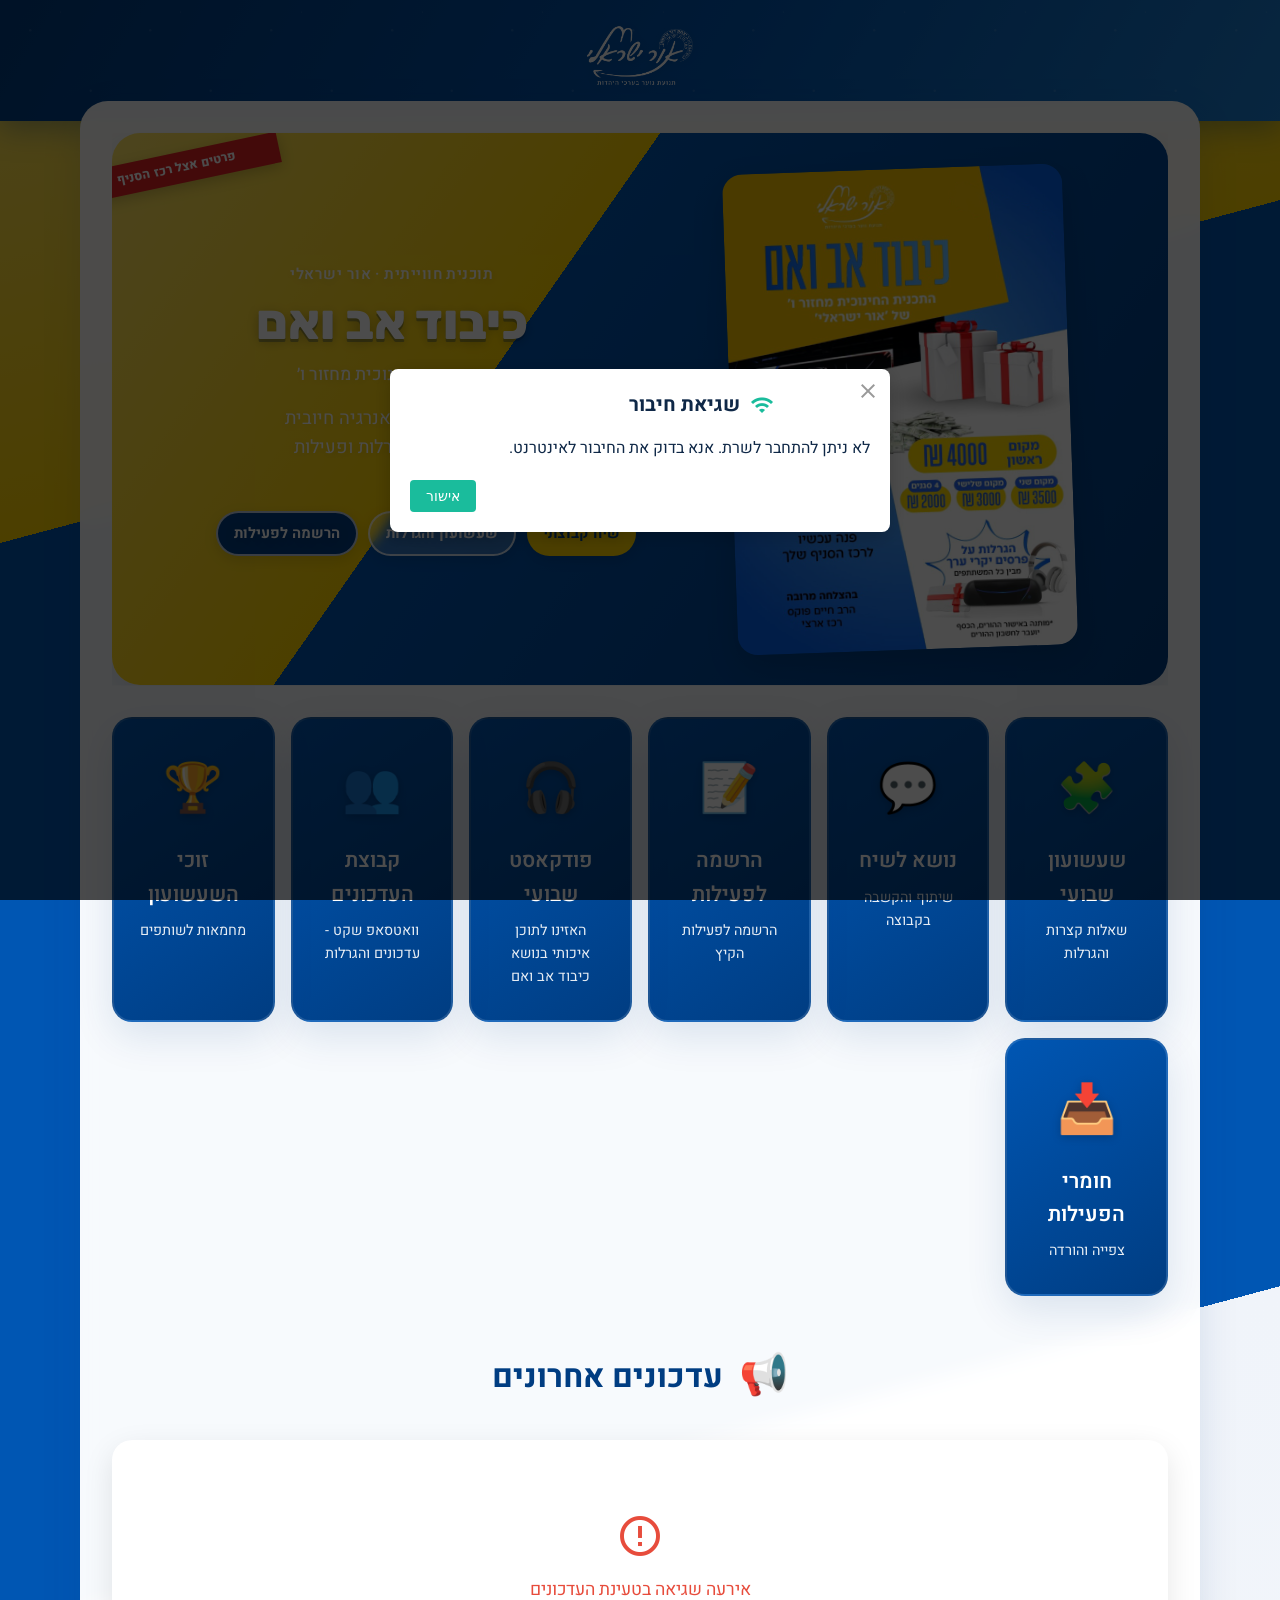
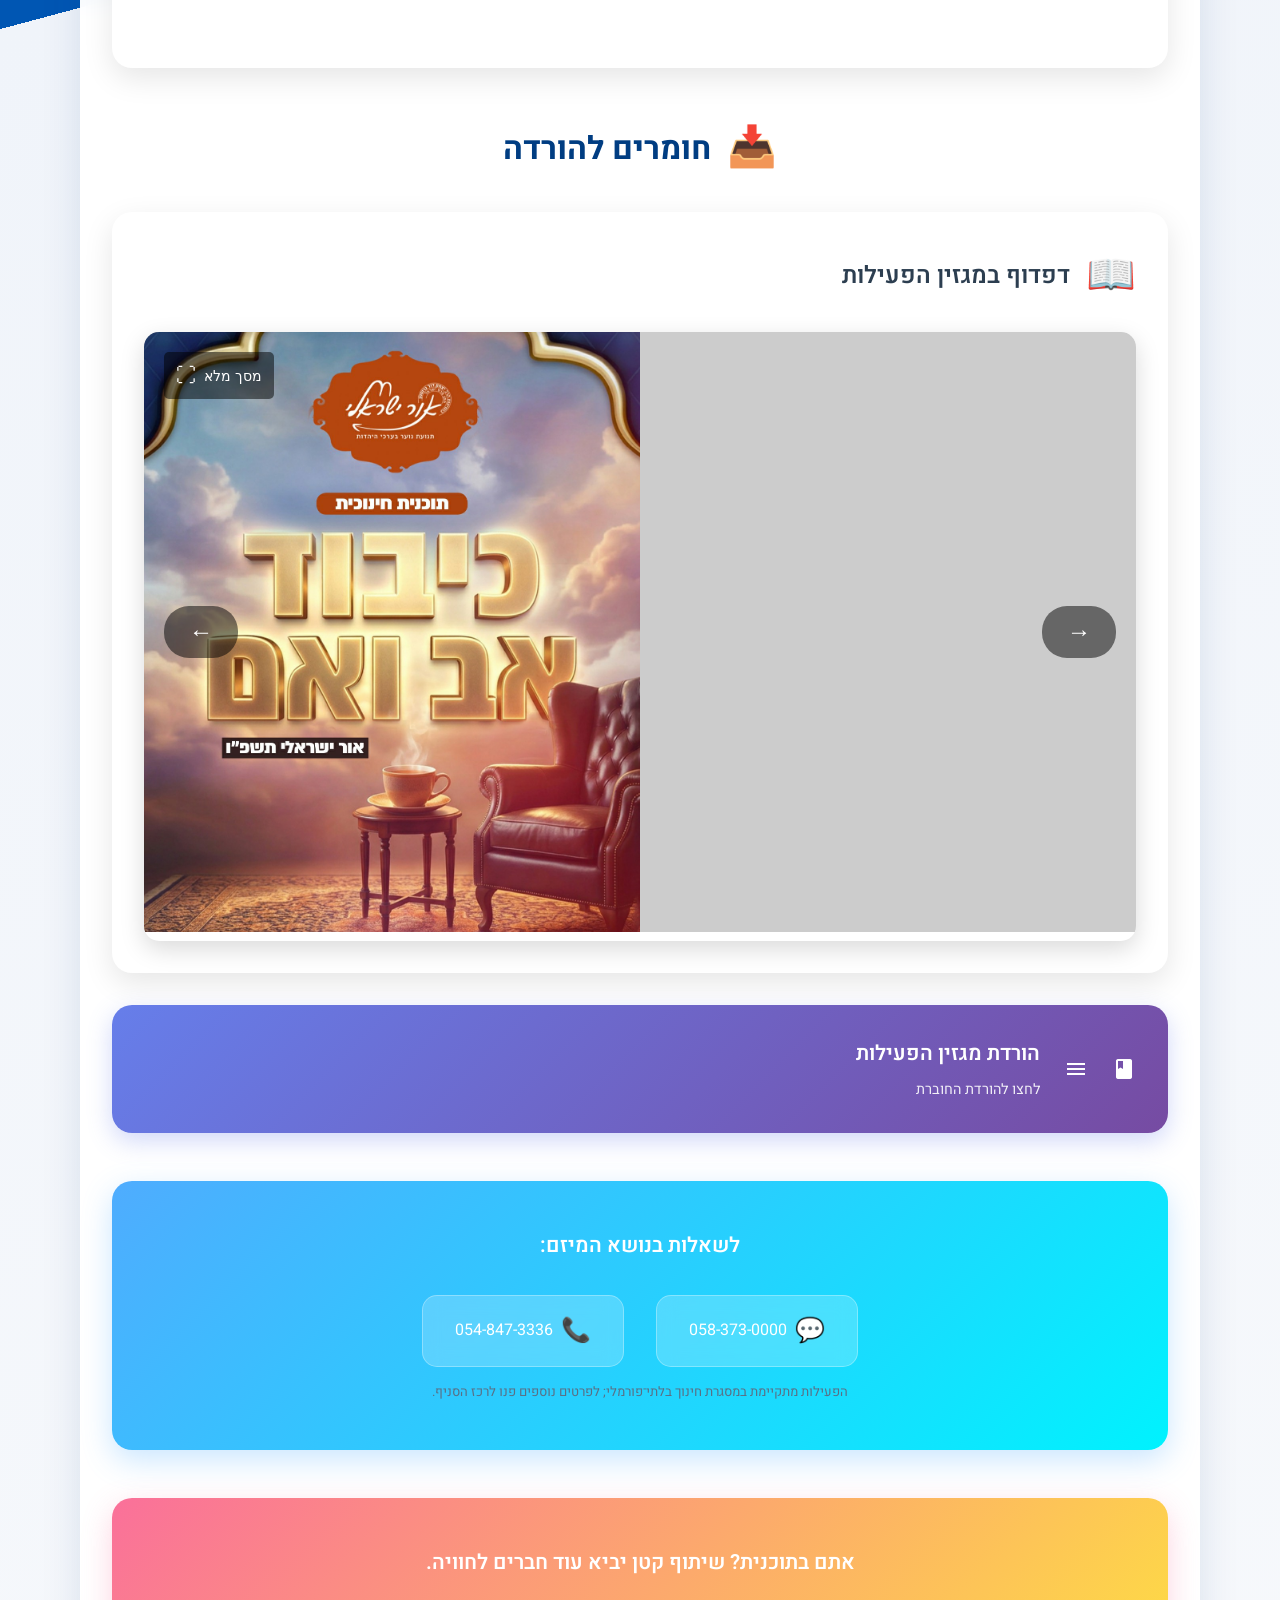
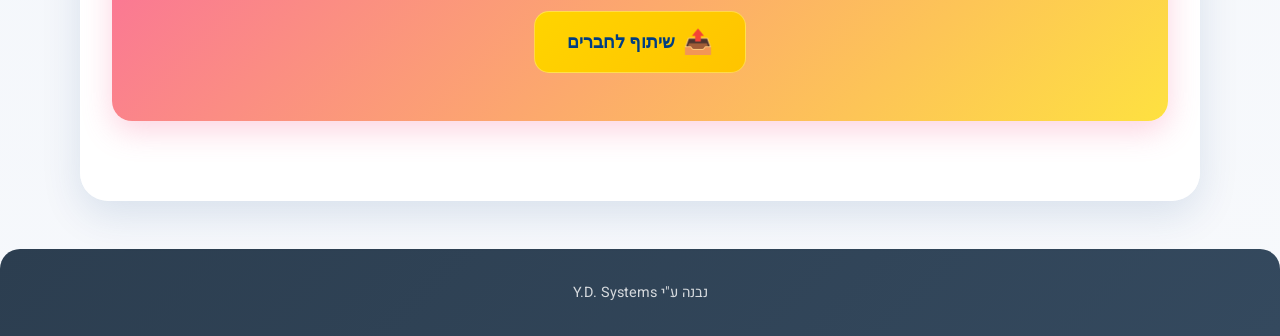
<file: index.html>
﻿<!DOCTYPE html>
<html dir="rtl" lang="he">

<head>
    <!-- Google Analytics 4 -->
    <script async src="https://www.googletagmanager.com/gtag/js?id=G-HJV6EQFRPY"></script>
    <script>
        window.dataLayer = window.dataLayer || [];
        function gtag(){dataLayer.push(arguments);}
        gtag('js', new Date());
        gtag('config', 'G-HJV6EQFRPY');
    </script>
    <!-- End Google Analytics -->
    <meta charset="UTF-8">
    <meta name="viewport" content="width=device-width, initial-scale=1.0">
    <meta name="description" content="תנועת הנוער אור ישראלי - תוכנית חווייתית בנושא כיבוד הורים, פעילות קבוצתית ושעשועון שבועי.">
    <meta property="og:title" content="אור ישראלי · כיבוד הורים">
    <meta property="og:description" content="תוכנית חווייתית לנוער - שיח, שעשועון שבועי והגרלות.">
    <meta property="og:image" content="./assets/logos/or-israeli-logo.png">
    <meta name="theme-color" content="#0056b3" media="(prefers-color-scheme: light)">
    <meta name="theme-color" content="#0056b3" media="(prefers-color-scheme: dark)">
    <meta name="msapplication-navbutton-color" content="#0056b3">
    <meta name="apple-mobile-web-app-status-bar-style" content="#0056b3">

    <link rel="icon" type="image/png" href="./assets/logos/or-israeli-logo.png">
    <link rel="apple-touch-icon" href="./assets/logos/or-israeli-logo.png">

    <link href="https://vjs.zencdn.net/8.5.2/video-js.css" rel="stylesheet" />

    <title>אור ישראלי · כיבוד הורים</title>
    <link href="https://fonts.googleapis.com/icon?family=Material+Icons" rel="stylesheet">
    <link rel="preconnect" href="https://fonts.googleapis.com">
    <link rel="preconnect" href="https://fonts.gstatic.com" crossorigin>
    <link href="https://fonts.googleapis.com/css2?family=Heebo:wght@300;400;500;600;700;800;900&family=Rubik:wght@500;600;700;800&display=swap" rel="stylesheet">
    <link rel="stylesheet" href="css/tokens.css">
    <link rel="stylesheet" href="css/style.css">
    <link rel="stylesheet" href="css/program-skin.css">
    <link rel="stylesheet" href="css/dark-mode.css">
    <link rel="stylesheet" href="css/carousel.css">
    <script src="js/config.js"></script>
    <script src="js/site-config.js"></script>
    <script src="js/common.js"></script>
    <script src="js/updates.js"></script>
    <script src="js/animations.js"></script>
    <script src="js/viewer.js"></script>
    <script src="js/carousel.js"></script>
    <script src="js/main.js"></script>
</head>

<body>
    <div id="loading" class="loading hidden">
        <div class="spinner"></div>
        <p>טוען...</p>
    </div>

    <header class="modern-header">
        <div class="header-content-home-page">
            <div class="logo-container">
                <div class="main-logo">
                    <img src="assets/logos/or-israeli-logo.png" alt="אור ישראלי">
                </div>
            </div>
        </div>
    </header>

    <main class="modern-main">
        <section class="hero-section hero-program animate-on-scroll">
            <div class="hero-program__shell">
                <div class="hero-program__ribbon">פרטים אצל רכז הסניף</div>
                <div class="hero-program__bg" aria-hidden="true"></div>
                <div class="hero-program__inner">
                    <div class="hero-program__visual">
                        <img src="assets/images/kibud-horim-hero.png" alt="כיבוד אב ואם - אור ישראלי" width="600" height="800" loading="eager">
                    </div>
                    <div class="hero-program__copy">
                        <p class="hero-program__eyebrow">תוכנית חווייתית · אור ישראלי</p>
                        <h1 class="hero-program__title">כיבוד אב ואם</h1>
                        <p class="hero-program__cycle">התוכנית החינוכית מחזור ו׳</p>
                        <p class="hero-program__lead">מחוות קטנות, שיח פתוח והרבה אנרגיה חיובית בבית - עם שעשועון שבועי, הגרלות ופעילות קבוצתית בסניף.</p>
                        <div class="hero-program__chips">
                            <a href="discussion-topics.html" class="hero-chip">שיח קבוצתי</a>
                            <a href="#" class="hero-chip hero-chip--ghost" onclick="handleQuizNavigation(event); return false;">שעשועון והגרלות</a>
                            <a href="register.html" class="hero-chip hero-chip--ghost" id="register-chip">הרשמה לפעילות</a>
                        </div>
                    </div>
                </div>
            </div>
        </section>

        <nav class="modern-nav">
            <a href="#" class="nav-card" onclick="handleQuizNavigation(event)">
                <div class="nav-icon">🧩</div>
                <h3>שעשועון שבועי</h3>
                <p>שאלות קצרות והגרלות</p>
            </a>
            <a href="discussion-topics.html" class="nav-card">
                <div class="nav-icon">💬</div>
                <h3>נושא לשיח</h3>
                <p>שיתוף והקשבה בקבוצה</p>
            </a>
            <a href="register.html" class="nav-card">
                <div class="nav-icon">📝</div>
                <h3>הרשמה לפעילות</h3>
                <p>הרשמה לפעילות הקיץ</p>
            </a>
            <a href="podcast.html" class="nav-card">
                <div class="nav-icon">🎧</div>
                <h3>פודקאסט שבועי</h3>
                <p>האזינו לתוכן איכותי בנושא כיבוד אב ואם</p>
            </a>
            <a href="https://chat.whatsapp.com/FT2N0k77sA25HrTvTR4PEb?mode=gi_t" class="nav-card" target="_blank" rel="noopener noreferrer">
                <div class="nav-icon">👥</div>
                <h3>קבוצת העדכונים</h3>
                <p>וואטסאפ שקט - עדכונים והגרלות</p>
            </a>
            <a href="winners.html" class="nav-card">
                <div class="nav-icon">🏆</div>
                <h3>זוכי השעשועון</h3>
                <p>מחמאות לשותפים</p>
            </a>
            <!-- <a href="mase-tov.html" class="nav-card">
                <div class="nav-icon">❤️</div>
                <h3>מעשה טוב</h3>
                <p>ספרו מה עשיתם</p>
            </a> -->
            <a href="#downloads-section" class="nav-card">
                <div class="nav-icon">📥</div>
                <h3>חומרי הפעילות</h3>
                <p>צפייה והורדה</p>
            </a>
        </nav>

        <!-- <section id="announcements-section" class="announcements-section animate-on-scroll">
            <h2 class="section-title">
                <span class="title-icon">📢</span>
                לוח מודעות
            </h2>
            <div class="carousel-container">
                <div class="carousel-wrapper">
                    <div class="carousel-slides">
                        <div class="carousel-slide">
                            <div class="announcement-card">
                                <img src="assets/ads/add1.jpg" alt="מודעה" class="announcement-image">
                                <div class="announcement-overlay">
                                    <span class="material-icons">fullscreen</span>
                                    <span>לחץ להגדלה</span>
                                </div>
                            </div>
                        </div>
                    </div>
                </div>
                <div class="carousel-dots"></div>
            </div>
        </section> -->

        <section class="updates-section animate-on-scroll">
            <h2 class="section-title">
                <span class="title-icon">📢</span>
                עדכונים אחרונים
            </h2>
            <div id="updates-container" class="updates-container">
                <div class="loading-updates">
                    <div class="spinner"></div>
                    <p>טוען עדכונים...</p>
                </div>
            </div>
        </section>

        <section class="downloads-section animate-on-scroll" id="downloads-section">
            <h2 class="section-title">
                <span class="title-icon">📥</span>
                חומרים להורדה
            </h2>
            <div class="book-viewer-container">
                <h3 class="viewer-title">
                    <span class="title-icon">📖</span>
                    דפדוף במגזין הפעילות
                </h3>
                <div class="book-viewer">
                    <iframe id="bookFrame" src="turn.js/hoveret/hoveret.html" frameborder="0" allowfullscreen
                        title="מגזין פעילות - כיבוד הורים">
                    </iframe>
                </div>
            </div>

            <div class="downloads-container">
                <a href="assets/docs/hoveret_kibud_horim.pdf" class="download-card" download>
                    <div class="download-icon">
                        <span class="material-icons">menu_book</span>
                    </div>
                    <div class="download-info">
                        <h3>הורדת מגזין הפעילות</h3>
                        <p>לחצו להורדת החוברת</p>
                    </div>
                    <span class="material-icons download-arrow">download</span>
                </a>
            </div>
        </section>

        <section class="support-section animate-on-scroll">
            <p class="support-text">לשאלות בנושא המיזם:</p>
            <div class="support-contacts">
                <a href="https://wa.me/972583730000" class="support-contact" target="_blank" rel="noopener noreferrer">
                    <span class="contact-icon">💬</span>
                    <span dir="ltr">058-373-0000</span>
                </a>
                <a href="tel:0548473336" class="support-contact">
                    <span class="contact-icon">📞</span>
                    <span dir="ltr">054-847-3336</span>
                </a>
            </div>
            <p class="support-fineprint">הפעילות מתקיימת במסגרת חינוך בלתי־פורמלי; לפרטים נוספים פנו לרכז הסניף.</p>
        </section>

        <section class="share-section animate-on-scroll">
            <p class="share-text">אתם בתוכנית? שיתוף קטן יביא עוד חברים לחוויה.</p>
            <button type="button" class="share-button ripple" onclick="shareWebsite()">
                <span class="share-icon">📤</span>
                <span>שיתוף לחברים</span>
            </button>
        </section>
    </main>

    <footer class="modern-footer">
        <p class="footer-credit" onclick="showContactInfo()">נבנה ע"י Y.D. Systems</p>
    </footer>

    <script src="https://vjs.zencdn.net/8.5.2/video.min.js"></script>
    <script>
        document.addEventListener('DOMContentLoaded', function () {
            if (document.getElementById('carouselVideo')) {
                const player = videojs('carouselVideo');
                const overlay = document.querySelector('.video-card .ad-overlay');

                if (overlay) {
                    overlay.addEventListener('click', function (e) {
                        e.stopPropagation();
                        player.play();
                        overlay.style.opacity = '0';
                        overlay.style.visibility = 'hidden';
                    });

                    player.on('ended', function () {
                        overlay.style.opacity = '1';
                        overlay.style.visibility = 'visible';
                    });
                }
            }
        });
    </script>
</body>

</html>
</file>
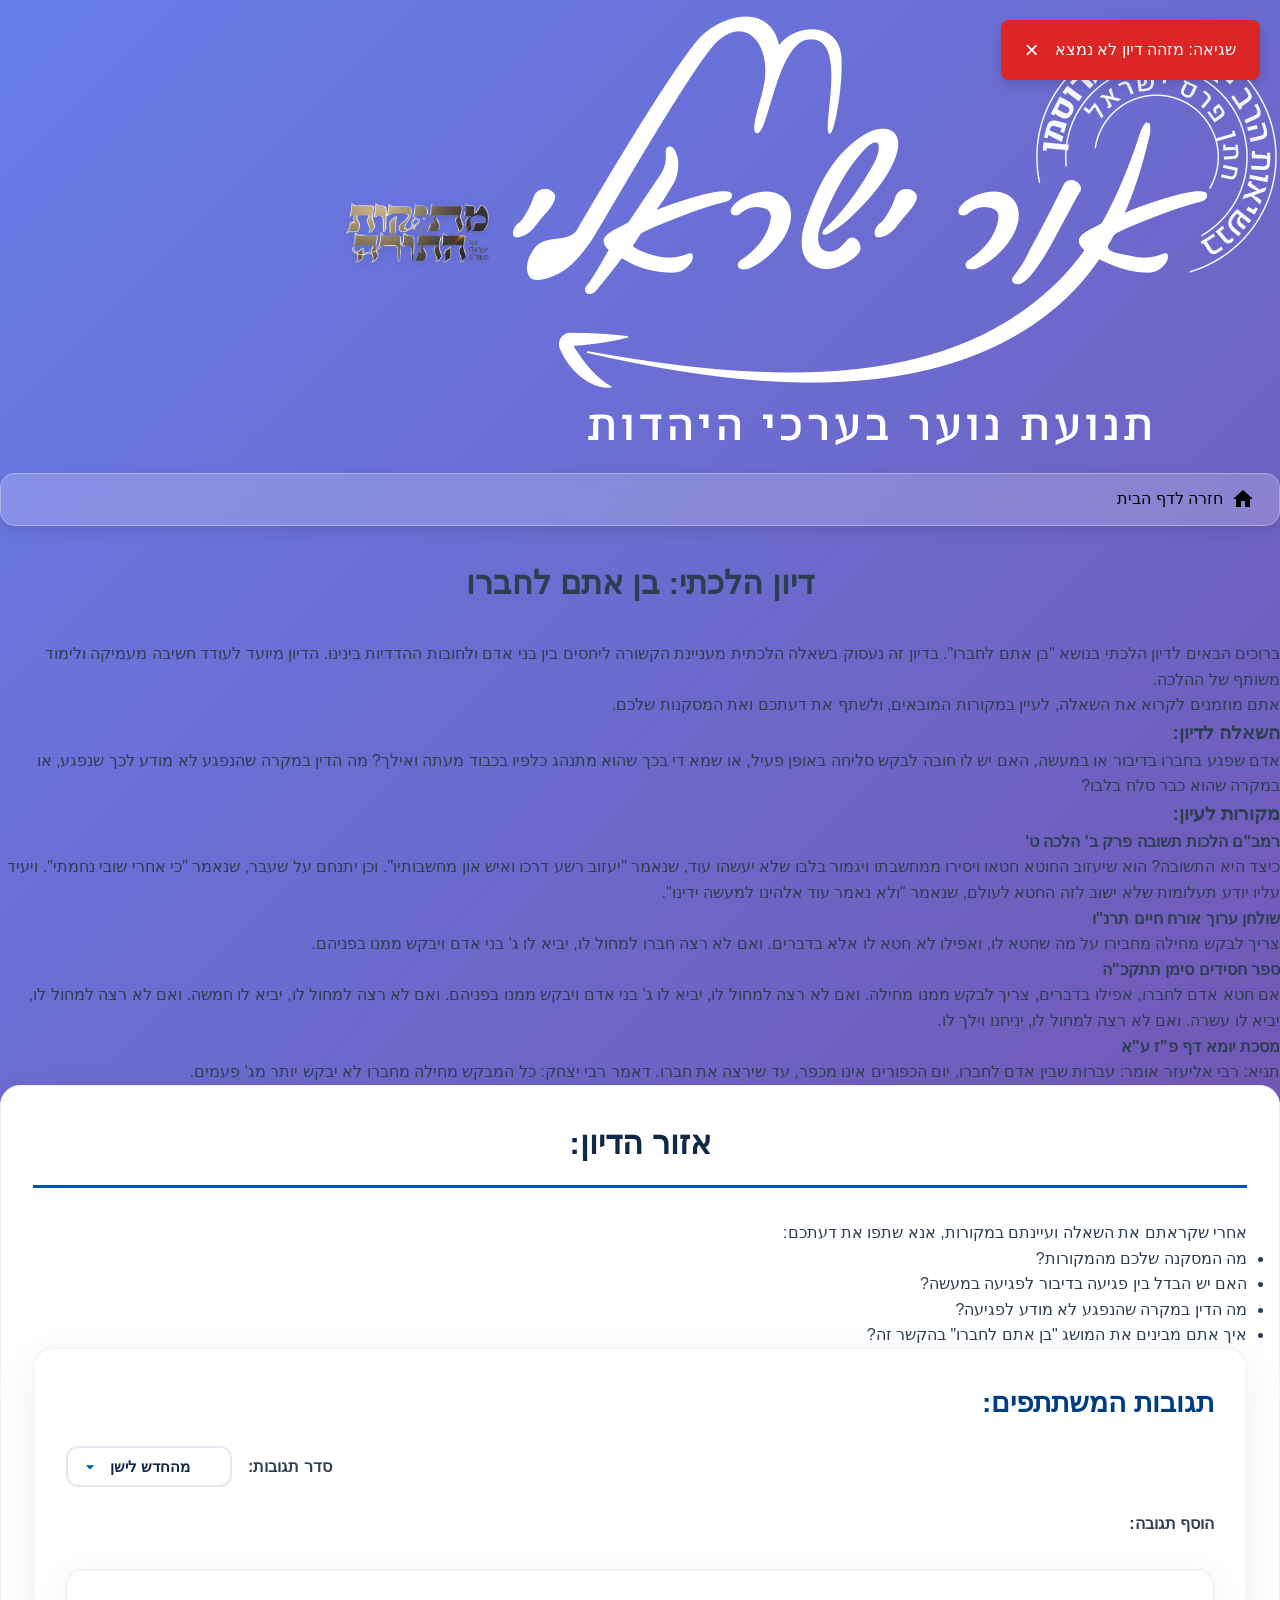
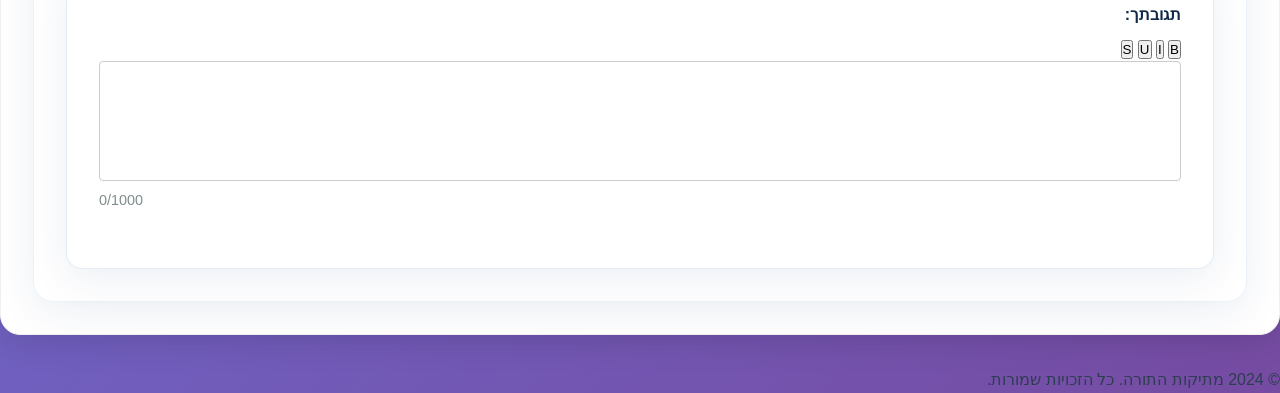
<file: discussion copy.html>
<!DOCTYPE html>
<html lang="he" dir="rtl">
<head>
    <meta charset="UTF-8">
    <meta name="viewport" content="width=device-width, initial-scale=1.0">
    <title>דיון הלכתי - בן אתם לחברו | מתיקות התורה</title>
    <link rel="stylesheet" href="css/style.css">
    <link rel="stylesheet" href="css/dark-mode.css">
    <link rel="stylesheet" href="css/discussion.css">
    <link href="https://fonts.googleapis.com/icon?family=Material+Icons" rel="stylesheet">
    <link rel="icon" type="image/x-icon" href="assets/logos/metikut-hatorah-logo.png">
</head>
<body>
    <header>
        <div class="logo-container">
            <div class="secondary-logo">
                <img src="assets/logos/or-israeli-logo.png" alt="אור ישראלי">
            </div>
            <div class="main-logo">
                <img src="assets/logos/metikut-hatorah-logo.png" alt="מתיקות התורה">
            </div>
        </div>
    </header>

    <!-- Main Content -->
    <main>
        <!-- כפתור חזרה לדף הבית -->
        <div class="back-button-container">
            <a href="index.html" class="back-button">
                <span class="material-icons">home</span>
                חזרה לדף הבית
            </a>
        </div>

        <div class="discussion-container">
            <!-- Introduction -->
            <section class="introduction">
                <h2 class="section-title">דיון הלכתי: בן אתם לחברו</h2>
                <div class="intro-content">
                    <p class="intro-text">
                        ברוכים הבאים לדיון הלכתי בנושא "בן אתם לחברו". בדיון זה נעסוק בשאלה הלכתית מעניינת 
                        הקשורה ליחסים בין בני אדם ולחובות ההדדיות בינינו. הדיון מיועד לעודד חשיבה מעמיקה 
                        ולימוד משותף של ההלכה.
                    </p>
                    <p class="intro-text">
                        אתם מוזמנים לקרוא את השאלה, לעיין במקורות המובאים, ולשתף את דעתכם ואת המסקנות שלכם.
                    </p>
                </div>
            </section>

            <!-- Question -->
            <section class="question-section">
                <h3 class="question-title">השאלה לדיון:</h3>
                <div class="question-content">
                    <p class="question-text">
                        אדם שפגע בחברו בדיבור או במעשה, האם יש לו חובה לבקש סליחה באופן פעיל, 
                        או שמא די בכך שהוא מתנהג כלפיו בכבוד מעתה ואילך? מה הדין במקרה שהנפגע 
                        לא מודע לכך שנפגע, או במקרה שהוא כבר סלח בלבו?
                    </p>
                </div>
            </section>

            <!-- Sources -->
            <section class="sources-section">
                <h3 class="sources-title">מקורות לעיון:</h3>
                <div class="sources-content">
                    <div class="source-item">
                        <h4 class="source-title">רמב"ם הלכות תשובה פרק ב' הלכה ט'</h4>
                        <div class="source-text">
                            <p>כיצד היא התשובה? הוא שיעזוב החוטא חטאו ויסירו ממחשבתו ויגמור בלבו שלא יעשהו עוד, 
                            שנאמר "יעזוב רשע דרכו ואיש און מחשבותיו". וכן יתנחם על שעבר, שנאמר "כי אחרי שובי נחמתי". 
                            ויעיד עליו יודע תעלומות שלא ישוב לזה החטא לעולם, שנאמר "ולא נאמר עוד אלהינו למעשה ידינו".</p>
                        </div>
                    </div>

                    <div class="source-item">
                        <h4 class="source-title">שולחן ערוך אורח חיים תרנ"ו</h4>
                        <div class="source-text">
                            <p>צריך לבקש מחילה מחבירו על מה שחטא לו, ואפילו לא חטא לו אלא בדברים. 
                            ואם לא רצה חברו למחול לו, יביא לו ג' בני אדם ויבקש ממנו בפניהם.</p>
                        </div>
                    </div>

                    <div class="source-item">
                        <h4 class="source-title">ספר חסידים סימן תתקכ"ה</h4>
                        <div class="source-text">
                            <p>אם חטא אדם לחברו, אפילו בדברים, צריך לבקש ממנו מחילה. ואם לא רצה למחול לו, 
                            יביא לו ג' בני אדם ויבקש ממנו בפניהם. ואם לא רצה למחול לו, יביא לו חמשה. 
                            ואם לא רצה למחול לו, יביא לו עשרה. ואם לא רצה למחול לו, יניחנו וילך לו.</p>
                        </div>
                    </div>

                    <div class="source-item">
                        <h4 class="source-title">מסכת יומא דף פ"ז ע"א</h4>
                        <div class="source-text">
                            <p>תניא: רבי אליעזר אומר: עברות שבין אדם לחברו, יום הכפורים אינו מכפר, 
                            עד שירצה את חברו. דאמר רבי יצחק: כל המבקש מחילה מחברו לא יבקש יותר מג' פעמים.</p>
                        </div>
                    </div>
                </div>
            </section>

            <!-- Discussion Area -->
            <section class="discussion-area">
                <h3 class="discussion-title">אזור הדיון:</h3>
                <div class="discussion-content">
                    <div class="discussion-prompt">
                        <p>אחרי שקראתם את השאלה ועיינתם במקורות, אנא שתפו את דעתכם:</p>
                        <ul class="discussion-points">
                            <li>מה המסקנה שלכם מהמקורות?</li>
                            <li>האם יש הבדל בין פגיעה בדיבור לפגיעה במעשה?</li>
                            <li>מה הדין במקרה שהנפגע לא מודע לפגיעה?</li>
                            <li>איך אתם מבינים את המושג "בן אתם לחברו" בהקשר זה?</li>
                        </ul>
                    </div>

                    <!-- Comments Section -->
                    <div class="comments-section">
                        <h4 class="comments-title">תגובות המשתתפים:</h4>
                        <div class="comments-sort-bar" id="commentsSortBar">
                            <label for="sortCommentsSelect" class="sort-label">סדר תגובות:</label>
                            <select id="sortCommentsSelect" class="sort-select">
                                <option value="newest" selected>מהחדש לישן</option>
                                <option value="oldest">מהישן לחדש</option>
                                <option value="mostLiked">הכי הרבה לייקים</option>
                            </select>
                        </div>
                        <div class="comments-container" id="commentsContainer">
                            <!-- Comments will be loaded here -->
                        </div>
                        
                        <!-- Reply Form (hidden by default) -->
                        <div id="replyForm" class="reply-form hidden">
                            <h5 class="reply-title">השבת על תגובה:</h5>
                            <form id="replyCommentForm" class="comment-form">
                                <div class="form-group">
                                    <label for="replyName" class="form-label">שם:</label>
                                    <input type="text" id="replyName" name="replyName" class="form-input" required>
                                </div>
                                <div class="form-group">
                                    <label for="replyPhone" class="form-label">מספר טלפון:</label>
                                    <input type="tel" id="replyPhone" name="replyPhone" class="form-input" 
                                           placeholder="050-123-4567" dir="ltr" required>
                                    <small class="form-hint">מספר הטלפון לא יוצג באתר וישמש רק ליצירת קשר במידת הצורך</small>
                                </div>
                                <div class="form-group">
                                    <label for="replyText" class="form-label">תגובתך:</label>
                                    <div class="text-editor-container">
                                        <div class="formatting-toolbar-reply">
                                            <button type="button" onclick="formatReplyText('bold')" title="מודגש">B</button>
                                            <button type="button" onclick="formatReplyText('italic')" title="נטוי">I</button>
                                            <button type="button" onclick="formatReplyText('underline')" title="קו תחתון">U</button>
                                            <button type="button" onclick="formatReplyText('strikethrough')" title="קו חוצה">S</button>
                                        </div>
                                        <div id="replyText" contenteditable="true" class="form-textarea" style="min-height: 100px; padding: 12px; border: 1px solid #ccc; border-radius: 4px; background: white; outline: none; overflow-y: auto;" placeholder="כתוב את תגובתך..."></div>
                                    </div>
                                </div>
                                <div class="reply-actions">
                                    <button type="submit" class="submit-btn" id="submitReplyBtn">
                                        <span class="btn-text">שלח תגובה</span>
                                        <span class="loading-spinner hidden">
                                            <div class="spinner"></div>
                                            <span>שולח...</span>
                                        </span>
                                    </button>
                                    <button type="button" class="cancel-btn" onclick="cancelReply()">ביטול</button>
                                </div>
                            </form>
                        </div>

                        <!-- Add Comment Form -->
                        <div class="add-comment">
                            <h4 class="add-comment-title">הוסף תגובה:</h4>
                            <form id="commentForm" class="comment-form">
                                <div class="form-group">
                                    <label for="commentText" class="form-label">תגובתך:</label>
                                    <div class="text-editor-container">
                                        <div class="formatting-toolbar-new">
                                            <button type="button" onclick="formatNewText('bold')" title="מודגש">B</button>
                                            <button type="button" onclick="formatNewText('italic')" title="נטוי">I</button>
                                            <button type="button" onclick="formatNewText('underline')" title="קו תחתון">U</button>
                                            <button type="button" onclick="formatNewText('strikethrough')" title="קו חוצה">S</button>
                                        </div>
                                        <div id="commentText" contenteditable="true" class="form-textarea" style="min-height: 120px; padding: 12px; border: 1px solid #ccc; border-radius: 4px; background: white; outline: none; overflow-y: auto;" placeholder="מה דעתך בנושא?"></div>
                                        <div class="char-counter">0/1000</div>
                                    </div>
                                </div>
                                <div id="userDetailsFields" style="display:none;">
                                    <div class="form-group">
                                        <label for="commenterName" class="form-label">שם:</label>
                                        <input type="text" id="commenterName" name="commenterName" class="form-input" required>
                                    </div>
                                    <div class="form-group">
                                        <label for="commenterPhone" class="form-label">מספר טלפון:</label>
                                        <input type="tel" id="commenterPhone" name="commenterPhone" class="form-input" placeholder="050-123-4567" dir="ltr" required>
                                        <small class="form-hint">מספר הטלפון לא יוצג באתר וישמש רק ליצירת קשר במידת הצורך</small>
                                    </div>
                                    <button type="submit" class="submit-btn" id="submitCommentBtn">
                                        <span class="btn-text">שלח תגובה</span>
                                        <span class="loading-spinner hidden">
                                            <div class="spinner"></div>
                                            <span>שולח...</span>
                                        </span>
                                    </button>
                                </div>
                            </form>
                        </div>
                    </div>
                </div>
            </section>
        </div>
    </main>

    <!-- Footer -->
    <footer class="footer">
        <div class="footer-content">
            <p>&copy; 2024 מתיקות התורה. כל הזכויות שמורות.</p>
        </div>
    </footer>

    <!-- Scripts -->
    <script src="js/config.js"></script>
    <script src="js/common.js"></script>
    <script src="js/discussion.js"></script>
</body>
</html>
</file>
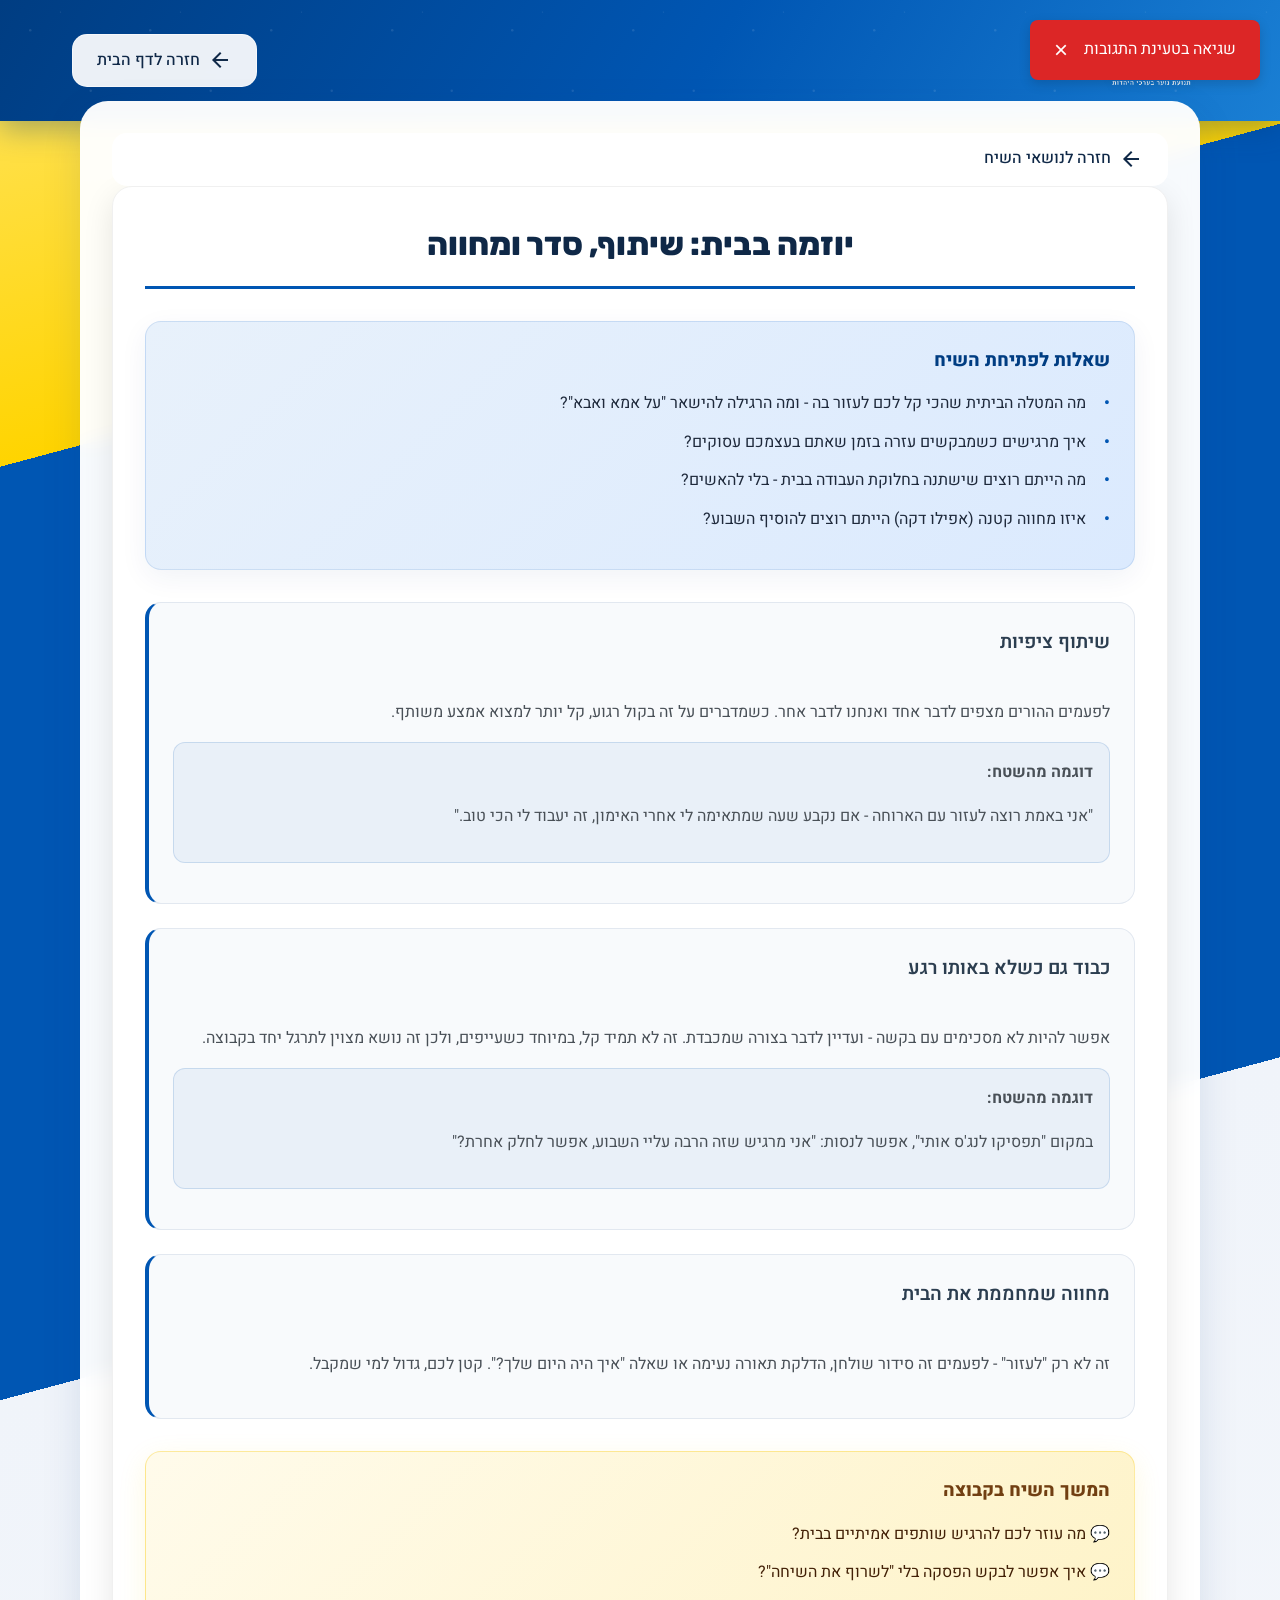
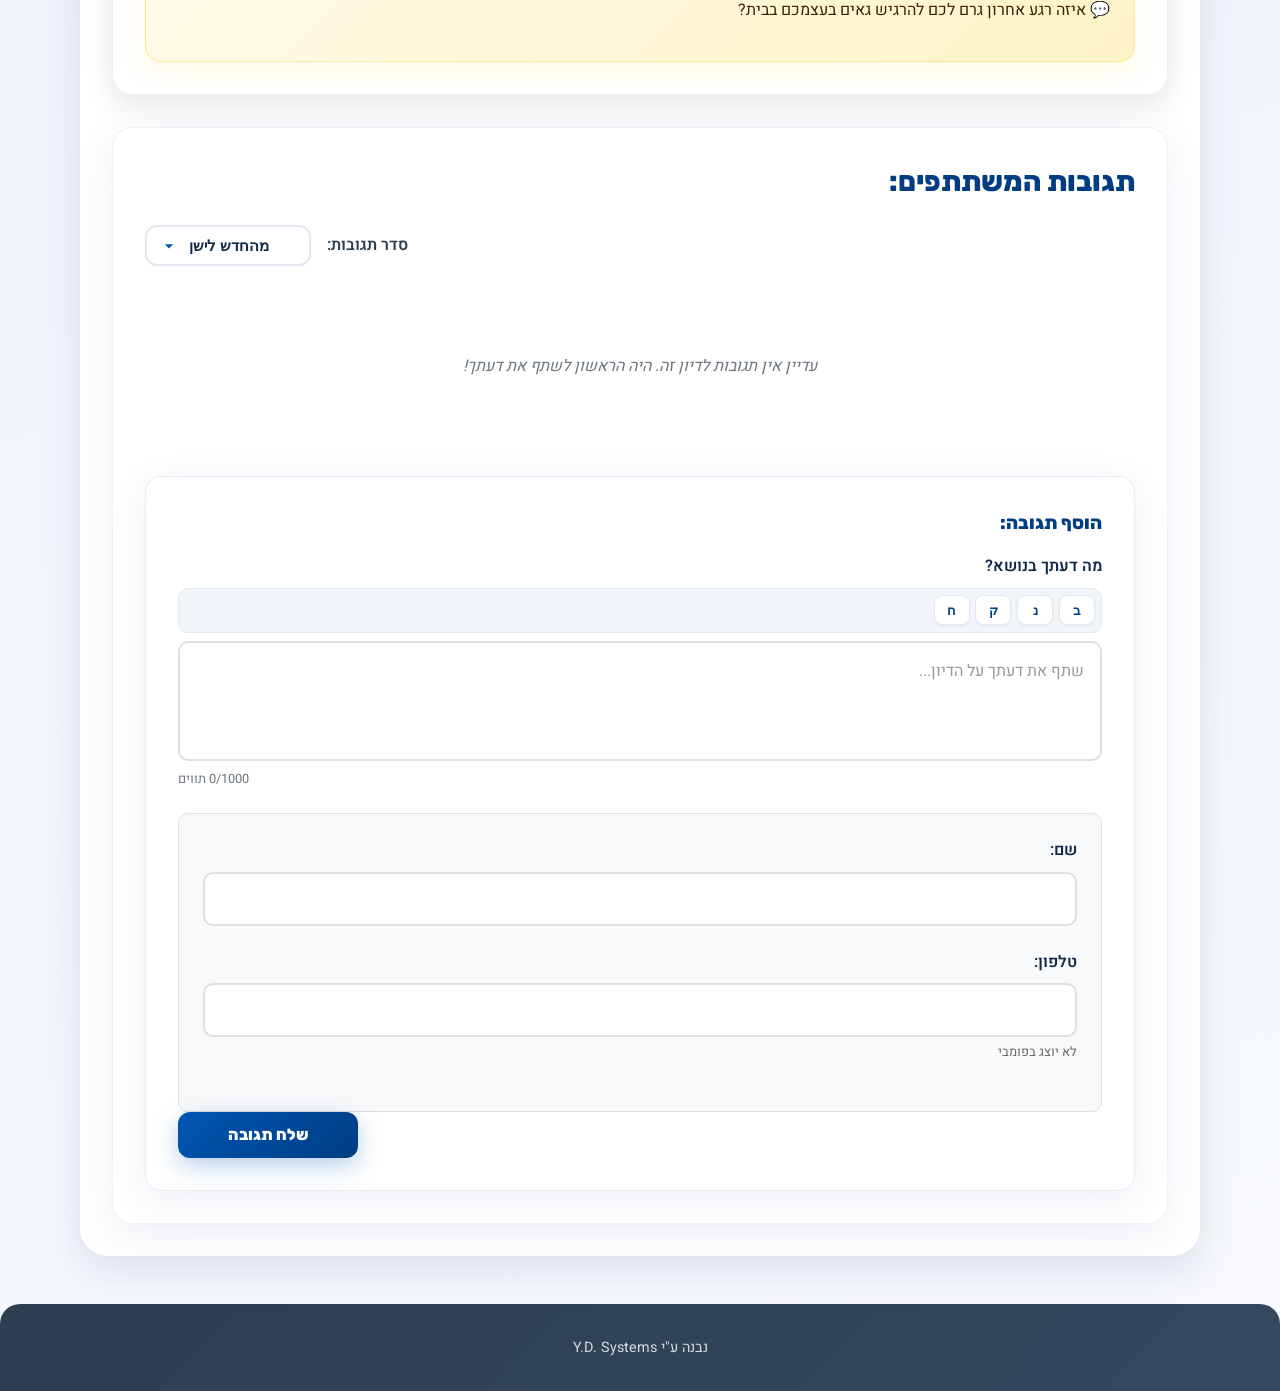
<file: discussion-biush.html>
<!DOCTYPE html>
<html dir="rtl" lang="he">
<head>
    <meta charset="UTF-8">
    <meta name="viewport" content="width=device-width, initial-scale=1.0">
    <title>יוזמה בבית - אור ישראלי</title>
    <link href="https://fonts.googleapis.com/icon?family=Material+Icons" rel="stylesheet">
    <link rel="preconnect" href="https://fonts.googleapis.com">
    <link rel="preconnect" href="https://fonts.gstatic.com" crossorigin>
    <link href="https://fonts.googleapis.com/css2?family=Heebo:wght@300;400;500;600;700;800;900&family=Rubik:wght@500;600;700&display=swap" rel="stylesheet">
    <link rel="stylesheet" href="css/tokens.css">
    <link rel="stylesheet" href="css/discussion.css">
    <link rel="stylesheet" href="css/program-skin.css">
    <link rel="stylesheet" href="css/dark-mode.css">
    <script src="js/config.js"></script>
    <script src="js/site-config.js"></script>
    <script src="js/common.js"></script>
    <script src="js/discussion.js"></script>
    <script>
        window.DISCUSSION_ID = typeof SITE !== 'undefined' && SITE.discussions
            ? SITE.discussions.helpingHome
            : 'kibud-ozer-bayit';
    </script>
</head>
<body>
    <div id="loading" class="loading hidden">
        <div class="spinner"></div>
        <p>טוען...</p>
    </div>

    <header class="modern-header">
        <div class="header-content">
            <div class="logo-container">
                <div class="main-logo">
                    <img src="assets/logos/or-israeli-logo.png" alt="אור ישראלי">
                </div>
            </div>
            <a href="index.html" class="back-button">
                <span class="material-icons">arrow_back</span>
                חזרה לדף הבית
            </a>
        </div>
    </header>

    <main class="modern-main">
        <div class="back-button-container">
            <a href="discussion-topics.html" class="back-button">
                <span class="material-icons">arrow_back</span>
                חזרה לנושאי השיח
            </a>
        </div>

        <section class="discussion-area">
            <h2 class="discussion-title">יוזמה בבית: שיתוף, סדר ומחווה</h2>

            <div class="discussion-question">
                <h3>שאלות לפתיחת השיח</h3>
                <ul>
                    <li>מה המטלה הביתית שהכי קל לכם לעזור בה - ומה הרגילה להישאר "על אמא ואבא"?</li>
                    <li>איך מרגישים כשמבקשים עזרה בזמן שאתם בעצמכם עסוקים?</li>
                    <li>מה הייתם רוצים שישתנה בחלוקת העבודה בבית - בלי להאשים?</li>
                    <li>איזו מחווה קטנה (אפילו דקה) הייתם רוצים להוסיף השבוע?</li>
                </ul>
            </div>

            <div class="source-block">
                <strong>שיתוף ציפיות</strong><br>
                <span>לפעמים ההורים מצפים לדבר אחד ואנחנו לדבר אחר. כשמדברים על זה בקול רגוע, קל יותר למצוא אמצע משותף.</span>
                <div class="example-block">
                    <span class="example-label">דוגמה מהשטח:</span>
                    <span>"אני באמת רוצה לעזור עם הארוחה - אם נקבע שעה שמתאימה לי אחרי האימון, זה יעבוד לי הכי טוב."</span>
                </div>
            </div>

            <div class="source-block">
                <strong>כבוד גם כשלא באותו רגע</strong><br>
                <span>אפשר להיות לא מסכימים עם בקשה - ועדיין לדבר בצורה שמכבדת. זה לא תמיד קל, במיוחד כשעייפים, ולכן זה נושא מצוין לתרגל יחד בקבוצה.</span>
                <div class="example-block">
                    <span class="example-label">דוגמה מהשטח:</span>
                    <span>במקום "תפסיקו לנג'ס אותי", אפשר לנסות: "אני מרגיש שזה הרבה עליי השבוע, אפשר לחלק אחרת?"</span>
                </div>
            </div>

            <div class="source-block">
                <strong>מחווה שמחממת את הבית</strong><br>
                <span>זה לא רק "לעזור" - לפעמים זה סידור שולחן, הדלקת תאורה נעימה או שאלה "איך היה היום שלך?". קטן לכם, גדול למי שמקבל.</span>
            </div>

            <div class="discussion-intro">
                <h3>המשך השיח בקבוצה</h3>
                <ul>
                    <li>מה עוזר לכם להרגיש שותפים אמיתיים בבית?</li>
                    <li>איך אפשר לבקש הפסקה בלי "לשרוף את השיחה"?</li>
                    <li>איזה רגע אחרון גרם לכם להרגיש גאים בעצמכם בבית?</li>
                </ul>
            </div>
        </section>

        <div class="comments-section">
            <h4 class="comments-title">תגובות המשתתפים:</h4>
            <div class="comments-sort-bar" id="commentsSortBar">
                <label for="sortCommentsSelect" class="sort-label">סדר תגובות:</label>
                <select id="sortCommentsSelect" class="sort-select">
                    <option value="newest" selected>מהחדש לישן</option>
                    <option value="oldest">מהישן לחדש</option>
                    <option value="mostLiked">הכי הרבה לייקים</option>
                </select>
            </div>
            <div class="comments-container" id="commentsContainer">
            </div>

            <div class="reply-form hidden" id="replyForm">
                <h4 class="reply-title">השבת על תגובה:</h4>
                <form id="replyCommentForm">
                    <div class="form-group">
                        <label for="replyName">שם:</label>
                        <input type="text" id="replyName" name="replyName" required>
                    </div>
                    <div class="form-group">
                        <label for="replyPhone">טלפון:</label>
                        <input type="tel" id="replyPhone" name="replyPhone" required>
                        <small class="form-hint">לא יוצג בפומבי</small>
                    </div>
                    <div class="form-group">
                        <label for="replyText">תגובה:</label>
                        <div class="text-editor-container">
                            <div class="formatting-toolbar">
                                <button type="button" onclick="formatReplyText('bold')" title="מודגש">ב</button>
                                <button type="button" onclick="formatReplyText('italic')" title="נטוי">נ</button>
                                <button type="button" onclick="formatReplyText('underline')" title="קו תחתון">ק</button>
                                <button type="button" onclick="formatReplyText('strikethrough')" title="קו חוצה">ח</button>
                            </div>
                            <div id="replyText" class="text-editor" contenteditable="true" data-placeholder="כתוב את תגובתך..."></div>
                        </div>
                    </div>
                    <div class="reply-actions">
                        <button type="button" class="cancel-btn" onclick="cancelReply()">ביטול</button>
                        <button type="submit" class="reply-btn" id="submitReplyBtn">
                            שלח תגובה
                            <span class="loading-spinner hidden"></span>
                        </button>
                    </div>
                </form>
            </div>

            <div class="comment-form">
                <h4>הוסף תגובה:</h4>
                <form id="commentForm">
                    <div class="form-group">
                        <label for="commentText">מה דעתך בנושא?</label>
                        <div class="text-editor-container">
                            <div class="formatting-toolbar">
                                <button type="button" onclick="formatNewText('bold')" title="מודגש">ב</button>
                                <button type="button" onclick="formatNewText('italic')" title="נטוי">נ</button>
                                <button type="button" onclick="formatNewText('underline')" title="קו תחתון">ק</button>
                                <button type="button" onclick="formatNewText('strikethrough')" title="קו חוצה">ח</button>
                            </div>
                            <div id="commentText" class="text-editor" contenteditable="true" data-placeholder="שתף את דעתך על הדיון..."></div>
                        </div>
                    </div>

                    <div class="user-details-fields" id="userDetailsFields">
                        <div class="form-group">
                            <label for="commenterName">שם:</label>
                            <input type="text" id="commenterName" name="commenterName" required>
                        </div>
                        <div class="form-group">
                            <label for="commenterPhone">טלפון:</label>
                            <input type="tel" id="commenterPhone" name="commenterPhone" required>
                            <small class="form-hint">לא יוצג בפומבי</small>
                        </div>
                    </div>

                    <button type="submit" class="submit-btn" id="submitCommentBtn">
                        שלח תגובה
                        <span class="loading-spinner hidden"></span>
                    </button>
                </form>
            </div>
        </div>
    </main>

    <footer class="modern-footer">
        <p class="footer-credit" onclick="showContactInfo()">נבנה ע"י Y.D. Systems</p>
    </footer>
</body>
</html>
</file>
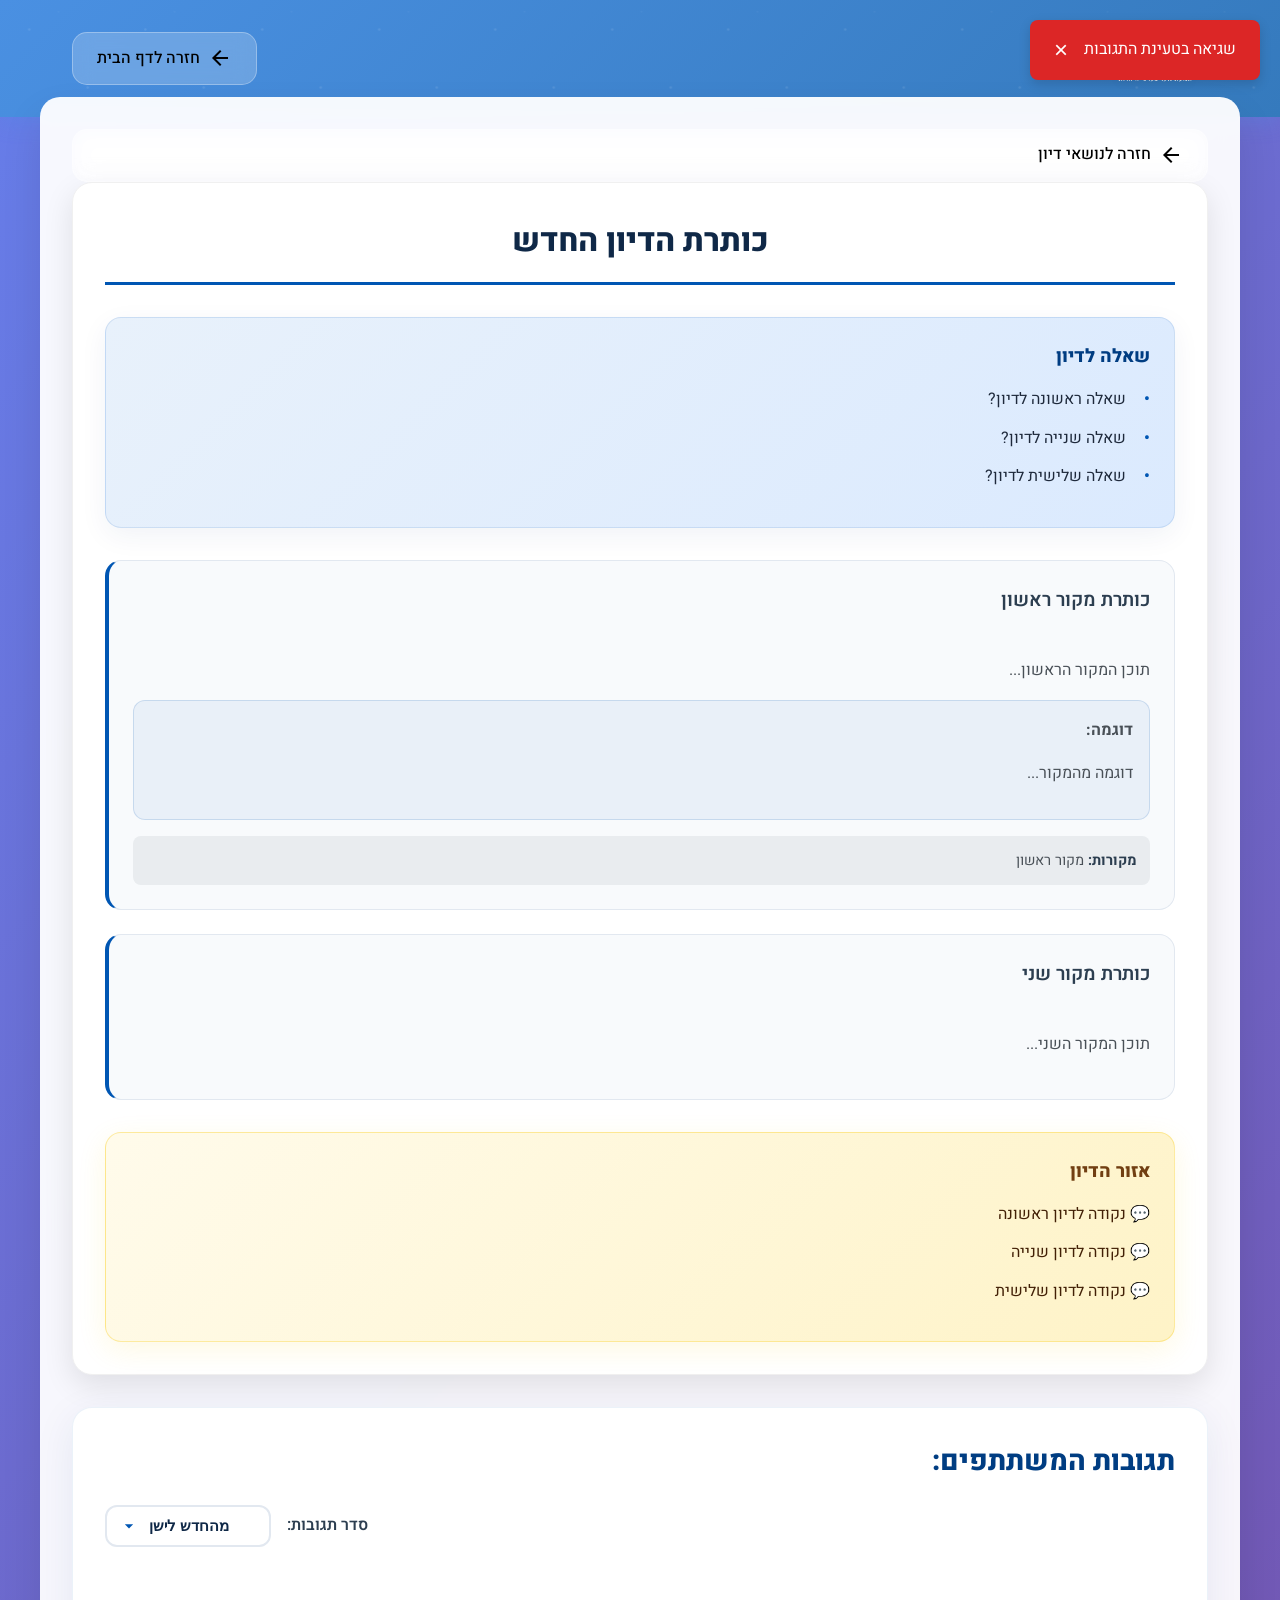
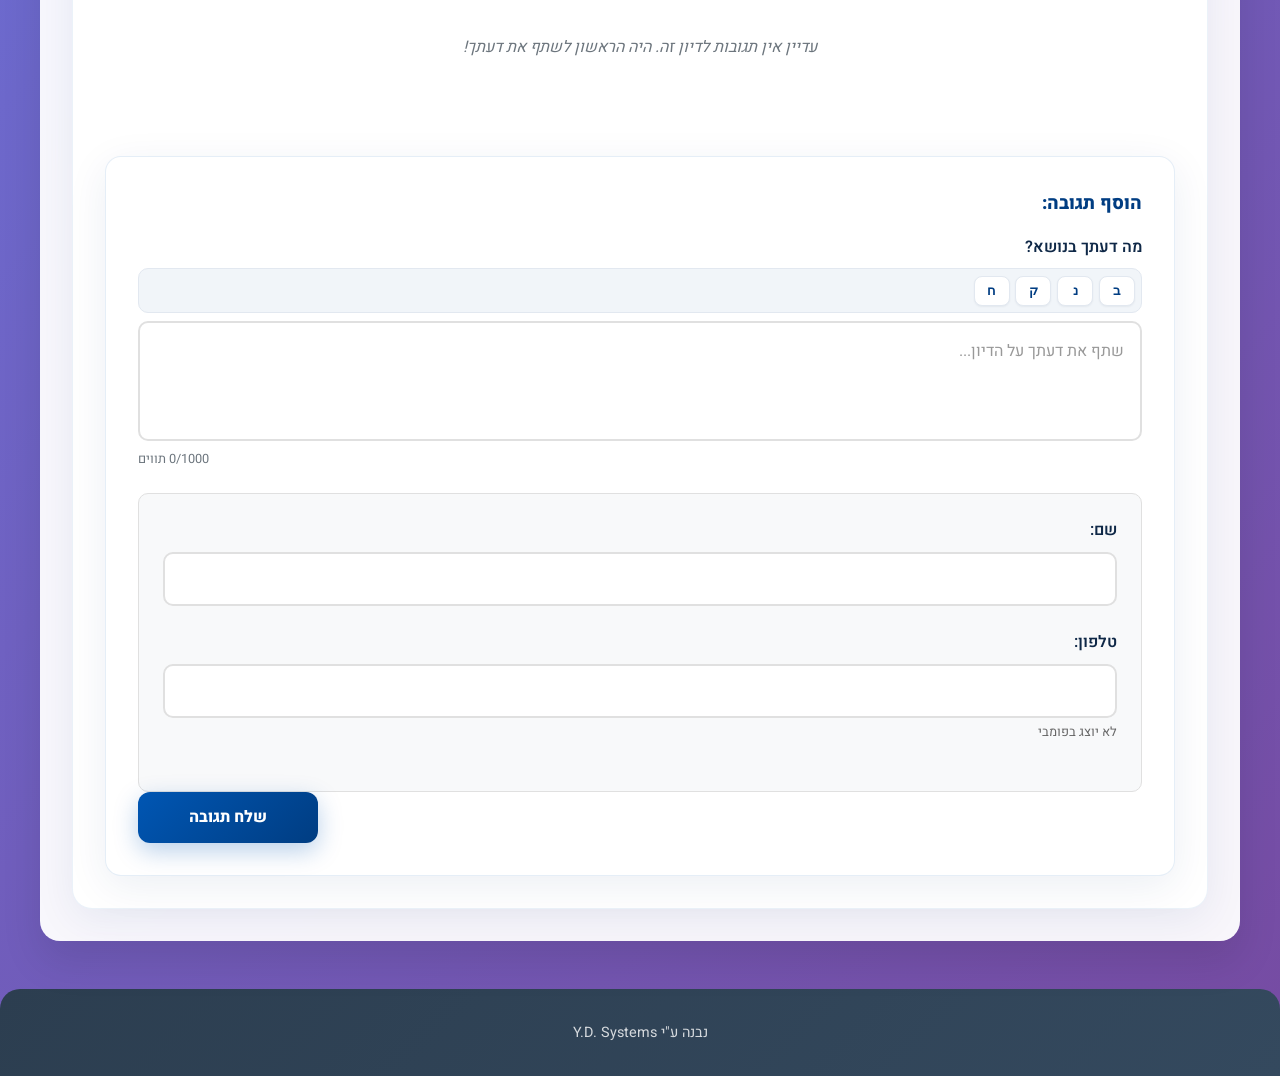
<file: discussion-example.html>
<!DOCTYPE html>
<html dir="rtl" lang="he">
<head>
    <meta charset="UTF-8">
    <meta name="viewport" content="width=device-width, initial-scale=1.0">
    <title>דוגמה לדיון נוסף - תנועת הנוער אור ישראלי</title>
    <link href="https://fonts.googleapis.com/icon?family=Material+Icons" rel="stylesheet">
    <link rel="preconnect" href="https://fonts.googleapis.com">
    <link rel="preconnect" href="https://fonts.gstatic.com" crossorigin>
    <link href="https://fonts.googleapis.com/css2?family=Heebo:wght@300;400;500;600;700;800;900&display=swap" rel="stylesheet">
    <link rel="stylesheet" href="css/discussion.css">
    <link rel="stylesheet" href="css/dark-mode.css">
    <script src="js/config.js"></script>
    <script src="js/common.js"></script>
    <script src="js/discussion.js"></script>
    <script>
        // הגדרת מזהה הדיון הנוכחי - שונה לכל דיון
        window.DISCUSSION_ID = 'example-discussion';
    </script>
</head>
<body>
    <div id="loading" class="loading hidden">
        <div class="spinner"></div>
        <p>טוען...</p>
    </div>

    <header class="modern-header">
        <div class="header-content">
            <div class="logo-container">
                <div class="main-logo">
                    <img src="assets/logos/or-israeli-logo.png" alt="אור ישראלי">
                </div>
            </div>
            <a href="index.html" class="back-button">
                <span class="material-icons">arrow_back</span>
                חזרה לדף הבית
            </a>
        </div>
    </header>

    <main class="modern-main">
        <!-- כפתור חזרה -->
        <div class="back-button-container">
            <a href="discussion-topics.html" class="back-button">
                <span class="material-icons">arrow_back</span>
                חזרה לנושאי דיון
            </a>
        </div>

        <section class="discussion-area">
            <h2 class="discussion-title">כותרת הדיון החדש</h2>
            
            <div class="discussion-question">
                <h3>שאלה לדיון</h3>
                <ul>
                    <li>שאלה ראשונה לדיון?</li>
                    <li>שאלה שנייה לדיון?</li>
                    <li>שאלה שלישית לדיון?</li>
                </ul>
            </div>

            <div class="source-block">
                <strong>כותרת מקור ראשון</strong><br>
                <span>תוכן המקור הראשון...</span>
                <div class="example-block">
                    <span class="example-label">דוגמה:</span>
                    <span>דוגמה מהמקור...</span>
                </div>
                <div class="source-ref">
                    <b>מקורות:</b> מקור ראשון
                </div>
            </div>

            <div class="source-block">
                <strong>כותרת מקור שני</strong><br>
                <span>תוכן המקור השני...</span>
            </div>

            <div class="discussion-intro">
                <h3>אזור הדיון</h3>
                <ul>
                    <li>נקודה לדיון ראשונה</li>
                    <li>נקודה לדיון שנייה</li>
                    <li>נקודה לדיון שלישית</li>
                </ul>
            </div>
        </section>

        <div class="comments-section">
            <h4 class="comments-title">תגובות המשתתפים:</h4>
            <div class="comments-sort-bar" id="commentsSortBar">
                <label for="sortCommentsSelect" class="sort-label">סדר תגובות:</label>
                <select id="sortCommentsSelect" class="sort-select">
                    <option value="newest" selected>מהחדש לישן</option>
                    <option value="oldest">מהישן לחדש</option>
                    <option value="mostLiked">הכי הרבה לייקים</option>
                </select>
            </div>
            <div class="comments-container" id="commentsContainer">
                <!-- Comments will be loaded here -->
            </div>

            <!-- Reply Form -->
            <div class="reply-form hidden" id="replyForm">
                <h4 class="reply-title">השבת על תגובה:</h4>
                <form id="replyCommentForm">
                    <div class="form-group">
                        <label for="replyName">שם:</label>
                        <input type="text" id="replyName" name="replyName" required>
                    </div>
                    <div class="form-group">
                        <label for="replyPhone">טלפון:</label>
                        <input type="tel" id="replyPhone" name="replyPhone" required>
                        <small class="form-hint">לא יוצג בפומבי</small>
                    </div>
                    <div class="form-group">
                        <label for="replyText">תגובה:</label>
                        <div class="text-editor-container">
                            <div class="formatting-toolbar">
                                <button type="button" onclick="formatReplyText('bold')" title="מודגש">ב</button>
                                <button type="button" onclick="formatReplyText('italic')" title="נטוי">נ</button>
                                <button type="button" onclick="formatReplyText('underline')" title="קו תחתון">ק</button>
                                <button type="button" onclick="formatReplyText('strikethrough')" title="קו חוצה">ח</button>
                            </div>
                            <div id="replyText" class="text-editor" contenteditable="true" data-placeholder="כתוב את תגובתך..."></div>
                        </div>
                    </div>
                    <div class="reply-actions">
                        <button type="button" class="cancel-btn" onclick="cancelReply()">ביטול</button>
                        <button type="submit" class="reply-btn" id="submitReplyBtn">
                            שלח תגובה
                            <span class="loading-spinner hidden"></span>
                        </button>
                    </div>
                </form>
            </div>

            <!-- Add Comment Form -->
            <div class="comment-form">
                <h4>הוסף תגובה:</h4>
                <form id="commentForm">
                    <div class="form-group">
                        <label for="commentText">מה דעתך בנושא?</label>
                        <div class="text-editor-container">
                            <div class="formatting-toolbar">
                                <button type="button" onclick="formatNewText('bold')" title="מודגש">ב</button>
                                <button type="button" onclick="formatNewText('italic')" title="נטוי">נ</button>
                                <button type="button" onclick="formatNewText('underline')" title="קו תחתון">ק</button>
                                <button type="button" onclick="formatNewText('strikethrough')" title="קו חוצה">ח</button>
                            </div>
                            <div id="commentText" class="text-editor" contenteditable="true" data-placeholder="שתף את דעתך על הדיון..."></div>
                        </div>
                    </div>
                    
                    <div class="user-details-fields hidden" id="userDetailsFields">
                        <div class="form-group">
                            <label for="commenterName">שם:</label>
                            <input type="text" id="commenterName" name="commenterName" required>
                        </div>
                        <div class="form-group">
                            <label for="commenterPhone">טלפון:</label>
                            <input type="tel" id="commenterPhone" name="commenterPhone" required>
                            <small class="form-hint">לא יוצג בפומבי</small>
                        </div>
                    </div>
                    
                    <button type="submit" class="submit-btn" id="submitCommentBtn">
                        שלח תגובה
                        <span class="loading-spinner hidden"></span>
                    </button>
                </form>
            </div>
        </div>
    </main>

    <footer class="modern-footer">
        <p class="footer-credit" onclick="showContactInfo()">נבנה ע"י Y.D. Systems</p>
    </footer>
</body>
</html>
</file>
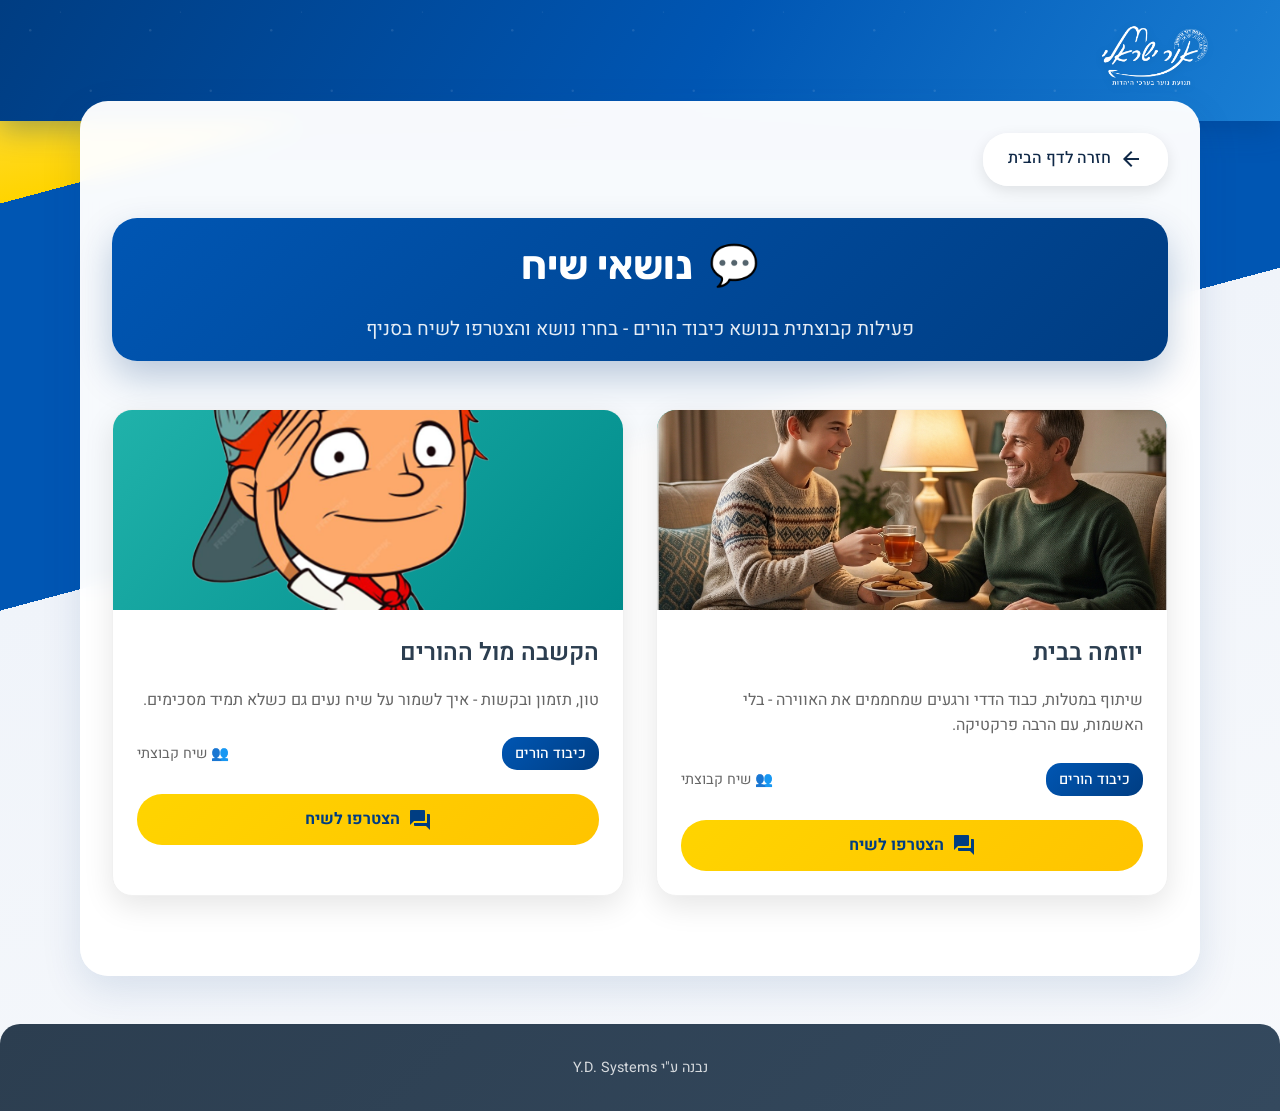
<file: discussion-topics.html>
﻿<!DOCTYPE html>
<html dir="rtl" lang="he">

<head>
    <!-- Google Analytics 4 -->
    <script async src="https://www.googletagmanager.com/gtag/js?id=G-HJV6EQFRPY"></script>
    <script>
        window.dataLayer = window.dataLayer || [];
        function gtag(){dataLayer.push(arguments);}
        gtag('js', new Date());
        gtag('config', 'G-HJV6EQFRPY');
    </script>
    <!-- End Google Analytics -->
    <meta charset="UTF-8">
    <meta name="viewport" content="width=device-width, initial-scale=1.0">
    <meta name="description" content="נושאי שיח - תנועת הנוער אור ישראלי, כיבוד הורים">
    <meta property="og:title" content="נושאי שיח - אור ישראלי">
    <meta property="og:description" content="בחרו נושא לשיח קבוצתי בנושא כיבוד הורים">
    <meta property="og:image" content="./assets/logos/or-israeli-logo.png">
    <meta name="theme-color" content="#0056b3" media="(prefers-color-scheme: light)">
    <meta name="theme-color" content="#0056b3" media="(prefers-color-scheme: dark)">
    <meta name="msapplication-navbutton-color" content="#0056b3">
    <meta name="apple-mobile-web-app-status-bar-style" content="#0056b3">

    <link rel="icon" type="image/png" href="./assets/logos/or-israeli-logo.png">
    <link rel="apple-touch-icon" href="./assets/logos/or-israeli-logo.png">

    <title>נושאי שיח - אור ישראלי</title>
    <link href="https://fonts.googleapis.com/icon?family=Material+Icons" rel="stylesheet">
    <link rel="preconnect" href="https://fonts.googleapis.com">
    <link rel="preconnect" href="https://fonts.gstatic.com" crossorigin>
    <link href="https://fonts.googleapis.com/css2?family=Heebo:wght@300;400;500;600;700;800;900&family=Rubik:wght@500;600;700&display=swap" rel="stylesheet">
    <link rel="stylesheet" href="css/tokens.css">
    <link rel="stylesheet" href="css/style.css">
    <link rel="stylesheet" href="css/program-skin.css">
    <link rel="stylesheet" href="css/dark-mode.css">
    <script src="js/config.js"></script>
    <script src="js/site-config.js"></script>
    <script src="js/common.js"></script>
    <script src="js/animations.js"></script>
</head>

<body>
    <div id="loading" class="loading hidden">
        <div class="spinner"></div>
        <p>טוען...</p>
    </div>

    <header class="modern-header">
        <div class="header-content">
            <div class="logo-container">
                <div class="main-logo">
                    <img src="assets/logos/or-israeli-logo.png" alt="אור ישראלי">
                </div>
            </div>
        </div>
    </header>

    <main class="modern-main">
        <div class="back-button-container">
            <a href="index.html" class="back-button">
                <span class="material-icons">arrow_back</span>
                חזרה לדף הבית
            </a>
        </div>

        <section class="page-hero animate-on-scroll">
            <div class="page-hero-content">
                <h1 class="page-title">
                    <span class="title-icon">💬</span>
                    נושאי שיח
                </h1>
                <p class="page-subtitle">פעילות קבוצתית בנושא כיבוד הורים - בחרו נושא והצטרפו לשיח בסניף</p>
            </div>
        </section>

        <section class="topics-section animate-on-scroll">
            <div class="topics-grid">
                <article class="topic-card animate-on-scroll">
                    <a href="discussion-biush.html" class="topic-card-link">
                        <div class="topic-image">
                            <img src="assets/png/buy-happy.png" alt="" class="topic-img" width="400" height="300" loading="lazy">
                        </div>
                        <div class="topic-content">
                            <h2 class="topic-title">יוזמה בבית</h2>
                            <p class="topic-description">
                                שיתוף במטלות, כבוד הדדי ורגעים שמחממים את האווירה - בלי האשמות, עם הרבה פרקטיקה.
                            </p>
                            <div class="topic-meta">
                                <span class="topic-category">כיבוד הורים</span>
                                <span class="topic-participants">👥 שיח קבוצתי</span>
                            </div>
                            <span class="topic-button">
                                <span class="material-icons">forum</span>
                                הצטרפו לשיח
                            </span>
                        </div>
                    </a>
                </article>

                <article class="topic-card animate-on-scroll">
                    <a href="discussion.html" class="topic-card-link">
                        <div class="topic-image">
                            <img src="assets/png/boy-salutes.png" alt="" class="topic-img" width="400" height="300" loading="lazy">
                        </div>
                        <div class="topic-content">
                            <h2 class="topic-title">הקשבה מול ההורים</h2>
                            <p class="topic-description">
                                טון, תזמון ובקשות - איך לשמור על שיח נעים גם כשלא תמיד מסכימים.
                            </p>
                            <div class="topic-meta">
                                <span class="topic-category">כיבוד הורים</span>
                                <span class="topic-participants">👥 שיח קבוצתי</span>
                            </div>
                            <span class="topic-button">
                                <span class="material-icons">forum</span>
                                הצטרפו לשיח
                            </span>
                        </div>
                    </a>
                </article>
            </div>
        </section>
    </main>

    <footer class="modern-footer">
        <p class="footer-credit" onclick="showContactInfo()">נבנה ע"י Y.D. Systems</p>
    </footer>

</body>

</html>
</file>
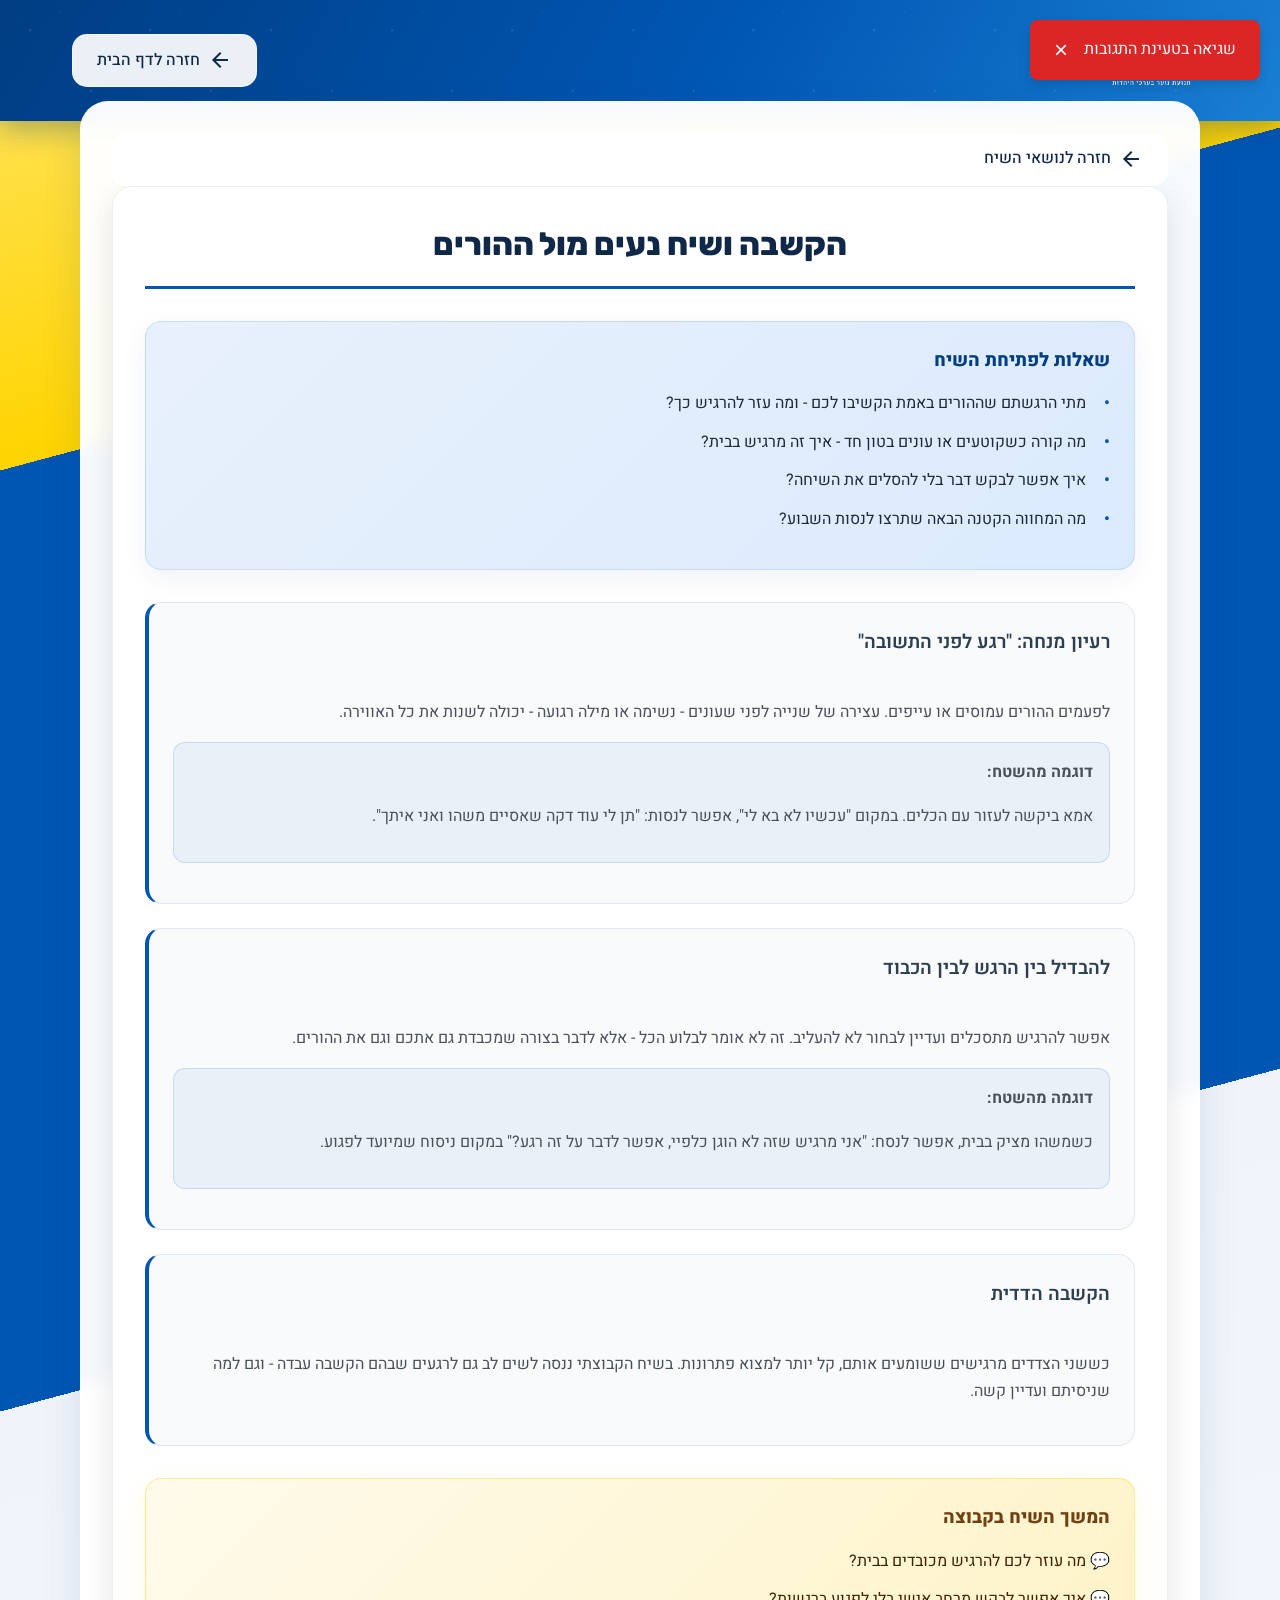
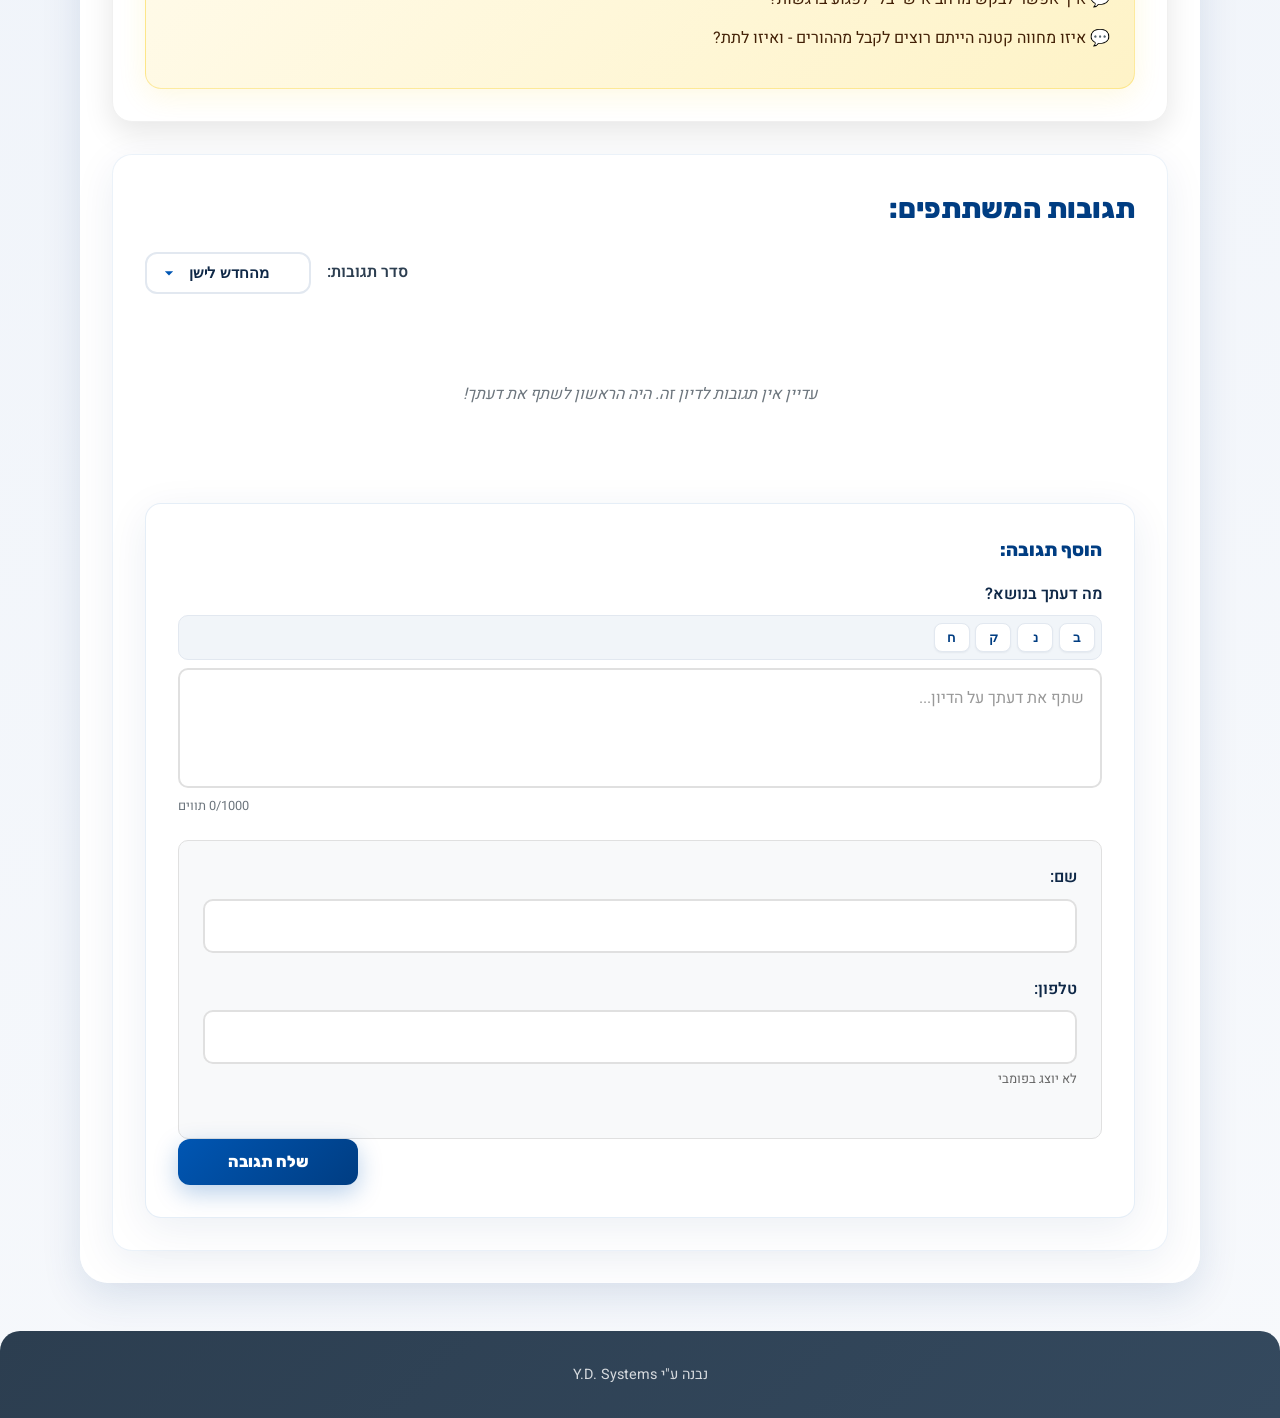
<file: discussion.html>
﻿<!DOCTYPE html>
<html dir="rtl" lang="he">
<head>
    <!-- Google Analytics 4 -->
    <script async src="https://www.googletagmanager.com/gtag/js?id=G-HJV6EQFRPY"></script>
    <script>
        window.dataLayer = window.dataLayer || [];
        function gtag(){dataLayer.push(arguments);}
        gtag('js', new Date());
        gtag('config', 'G-HJV6EQFRPY');
    </script>
    <!-- End Google Analytics -->
    <meta charset="UTF-8">
    <meta name="viewport" content="width=device-width, initial-scale=1.0">
    <title>הקשבה מול ההורים - אור ישראלי</title>
    <link href="https://fonts.googleapis.com/icon?family=Material+Icons" rel="stylesheet">
    <link rel="preconnect" href="https://fonts.googleapis.com">
    <link rel="preconnect" href="https://fonts.gstatic.com" crossorigin>
    <link href="https://fonts.googleapis.com/css2?family=Heebo:wght@300;400;500;600;700;800;900&family=Rubik:wght@500;600;700&display=swap" rel="stylesheet">
    <link rel="stylesheet" href="css/tokens.css">
    <link rel="stylesheet" href="css/discussion.css">
    <link rel="stylesheet" href="css/program-skin.css">
    <link rel="stylesheet" href="css/dark-mode.css">
    <script src="js/config.js"></script>
    <script src="js/site-config.js"></script>
    <script src="js/common.js"></script>
    <script src="js/discussion.js"></script>
    <script>
        window.DISCUSSION_ID = typeof SITE !== 'undefined' && SITE.discussions
            ? SITE.discussions.listening
            : 'kibud-hitkashvut';
    </script>
</head>
<body>
    <div id="loading" class="loading hidden">
        <div class="spinner"></div>
        <p>טוען...</p>
    </div>

    <header class="modern-header">
        <div class="header-content">
            <div class="logo-container">
                <div class="main-logo">
                    <img src="assets/logos/or-israeli-logo.png" alt="אור ישראלי">
                </div>
            </div>
            <a href="index.html" class="back-button">
                <span class="material-icons">arrow_back</span>
                חזרה לדף הבית
            </a>
        </div>
    </header>

    <main class="modern-main">
        <div class="back-button-container">
            <a href="discussion-topics.html" class="back-button">
                <span class="material-icons">arrow_back</span>
                חזרה לנושאי השיח
            </a>
        </div>

        <section class="discussion-area">
            <h2 class="discussion-title">הקשבה ושיח נעים מול ההורים</h2>

            <div class="discussion-question">
                <h3>שאלות לפתיחת השיח</h3>
                <ul>
                    <li>מתי הרגשתם שההורים באמת הקשיבו לכם - ומה עזר להרגיש כך?</li>
                    <li>מה קורה כשקוטעים או עונים בטון חד - איך זה מרגיש בבית?</li>
                    <li>איך אפשר לבקש דבר בלי להסלים את השיחה?</li>
                    <li>מה המחווה הקטנה הבאה שתרצו לנסות השבוע?</li>
                </ul>
            </div>

            <div class="source-block">
                <strong>רעיון מנחה: "רגע לפני התשובה"</strong><br>
                <span>לפעמים ההורים עמוסים או עייפים. עצירה של שנייה לפני שעונים - נשימה או מילה רגועה - יכולה לשנות את כל האווירה.</span>
                <div class="example-block">
                    <span class="example-label">דוגמה מהשטח:</span>
                    <span>אמא ביקשה לעזור עם הכלים. במקום "עכשיו לא בא לי", אפשר לנסות: "תן לי עוד דקה שאסיים משהו ואני איתך".</span>
                </div>
            </div>

            <div class="source-block">
                <strong>להבדיל בין הרגש לבין הכבוד</strong><br>
                <span>אפשר להרגיש מתסכלים ועדיין לבחור לא להעליב. זה לא אומר לבלוע הכל - אלא לדבר בצורה שמכבדת גם אתכם וגם את ההורים.</span>
                <div class="example-block">
                    <span class="example-label">דוגמה מהשטח:</span>
                    <span>כשמשהו מציק בבית, אפשר לנסח: "אני מרגיש שזה לא הוגן כלפיי, אפשר לדבר על זה רגע?" במקום ניסוח שמיועד לפגוע.</span>
                </div>
            </div>

            <div class="source-block">
                <strong>הקשבה הדדית</strong><br>
                <span>כששני הצדדים מרגישים ששומעים אותם, קל יותר למצוא פתרונות. בשיח הקבוצתי ננסה לשים לב גם לרגעים שבהם הקשבה עבדה - וגם למה שניסיתם ועדיין קשה.</span>
            </div>

            <div class="discussion-intro">
                <h3>המשך השיח בקבוצה</h3>
                <ul>
                    <li>מה עוזר לכם להרגיש מכובדים בבית?</li>
                    <li>איך אפשר לבקש מרחב אישי בלי לפגוע ברגשות?</li>
                    <li>איזו מחווה קטנה הייתם רוצים לקבל מההורים - ואיזו לתת?</li>
                </ul>
            </div>
        </section>

        <div class="comments-section">
            <h4 class="comments-title">תגובות המשתתפים:</h4>
            <div class="comments-sort-bar" id="commentsSortBar">
                <label for="sortCommentsSelect" class="sort-label">סדר תגובות:</label>
                <select id="sortCommentsSelect" class="sort-select">
                    <option value="newest" selected>מהחדש לישן</option>
                    <option value="oldest">מהישן לחדש</option>
                    <option value="mostLiked">הכי הרבה לייקים</option>
                </select>
            </div>
            <div class="comments-container" id="commentsContainer">
            </div>

            <div class="reply-form hidden" id="replyForm">
                <h4 class="reply-title">השבת על תגובה:</h4>
                <form id="replyCommentForm">
                    <div class="form-group">
                        <label for="replyName">שם:</label>
                        <input type="text" id="replyName" name="replyName" required>
                    </div>
                    <div class="form-group">
                        <label for="replyPhone">טלפון:</label>
                        <input type="tel" id="replyPhone" name="replyPhone" required>
                        <small class="form-hint">לא יוצג בפומבי</small>
                    </div>
                    <div class="form-group">
                        <label for="replyText">תגובה:</label>
                        <div class="text-editor-container">
                            <div class="formatting-toolbar">
                                <button type="button" onclick="formatReplyText('bold')" title="מודגש">ב</button>
                                <button type="button" onclick="formatReplyText('italic')" title="נטוי">נ</button>
                                <button type="button" onclick="formatReplyText('underline')" title="קו תחתון">ק</button>
                                <button type="button" onclick="formatReplyText('strikethrough')" title="קו חוצה">ח</button>
                            </div>
                            <div id="replyText" class="text-editor" contenteditable="true" data-placeholder="כתוב את תגובתך..."></div>
                        </div>
                    </div>
                    <div class="reply-actions">
                        <button type="button" class="cancel-btn" onclick="cancelReply()">ביטול</button>
                        <button type="submit" class="reply-btn" id="submitReplyBtn">
                            שלח תגובה
                            <span class="loading-spinner hidden"></span>
                        </button>
                    </div>
                </form>
            </div>

            <div class="comment-form">
                <h4>הוסף תגובה:</h4>
                <form id="commentForm">
                    <div class="form-group">
                        <label for="commentText">מה דעתך בנושא?</label>
                        <div class="text-editor-container">
                            <div class="formatting-toolbar">
                                <button type="button" onclick="formatNewText('bold')" title="מודגש">ב</button>
                                <button type="button" onclick="formatNewText('italic')" title="נטוי">נ</button>
                                <button type="button" onclick="formatNewText('underline')" title="קו תחתון">ק</button>
                                <button type="button" onclick="formatNewText('strikethrough')" title="קו חוצה">ח</button>
                            </div>
                            <div id="commentText" class="text-editor" contenteditable="true" data-placeholder="שתף את דעתך על הדיון..."></div>
                        </div>
                    </div>

                    <div class="user-details-fields" id="userDetailsFields">
                        <div class="form-group">
                            <label for="commenterName">שם:</label>
                            <input type="text" id="commenterName" name="commenterName" required>
                        </div>
                        <div class="form-group">
                            <label for="commenterPhone">טלפון:</label>
                            <input type="tel" id="commenterPhone" name="commenterPhone" required>
                            <small class="form-hint">לא יוצג בפומבי</small>
                        </div>
                    </div>

                    <button type="submit" class="submit-btn" id="submitCommentBtn">
                        שלח תגובה
                        <span class="loading-spinner hidden"></span>
                    </button>
                </form>
            </div>
        </div>
    </main>

    <footer class="modern-footer">
        <p class="footer-credit" onclick="showContactInfo()">נבנה ע"י Y.D. Systems</p>
    </footer>
</body>
</html>
</file>
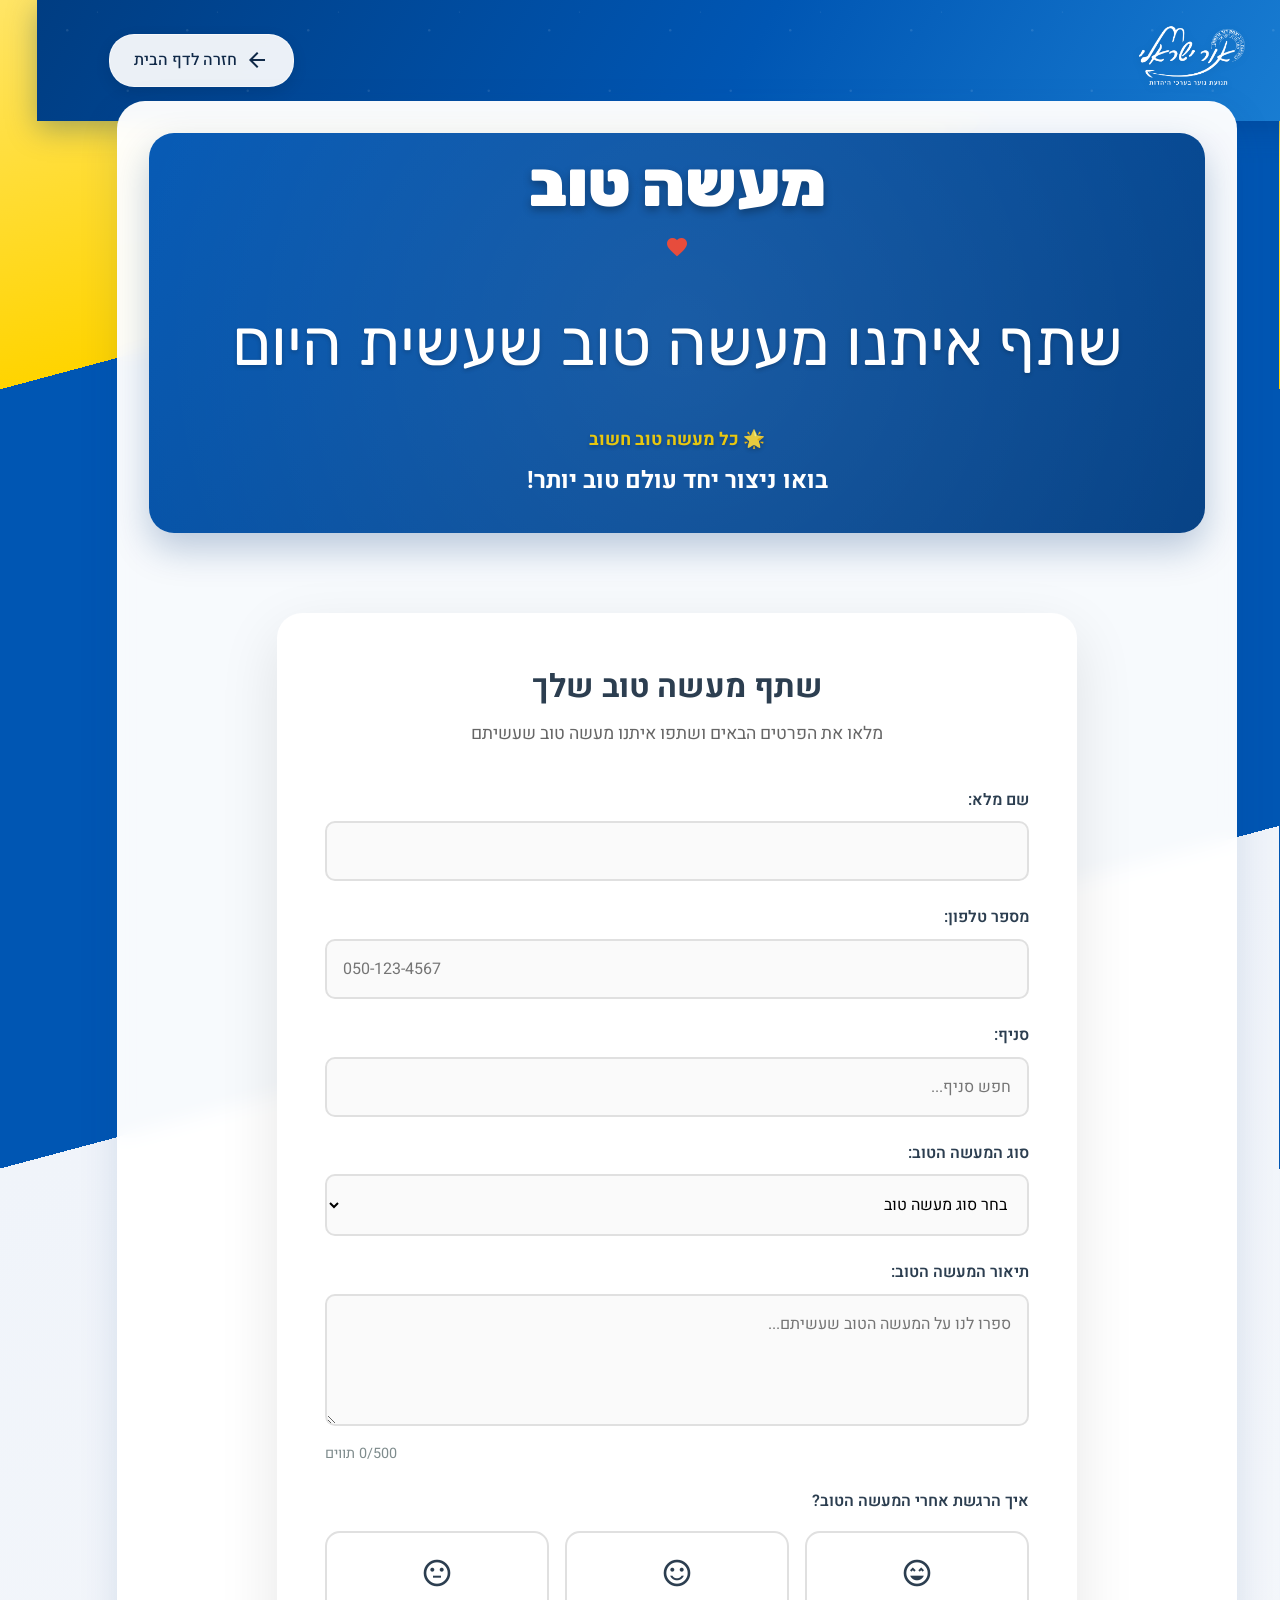
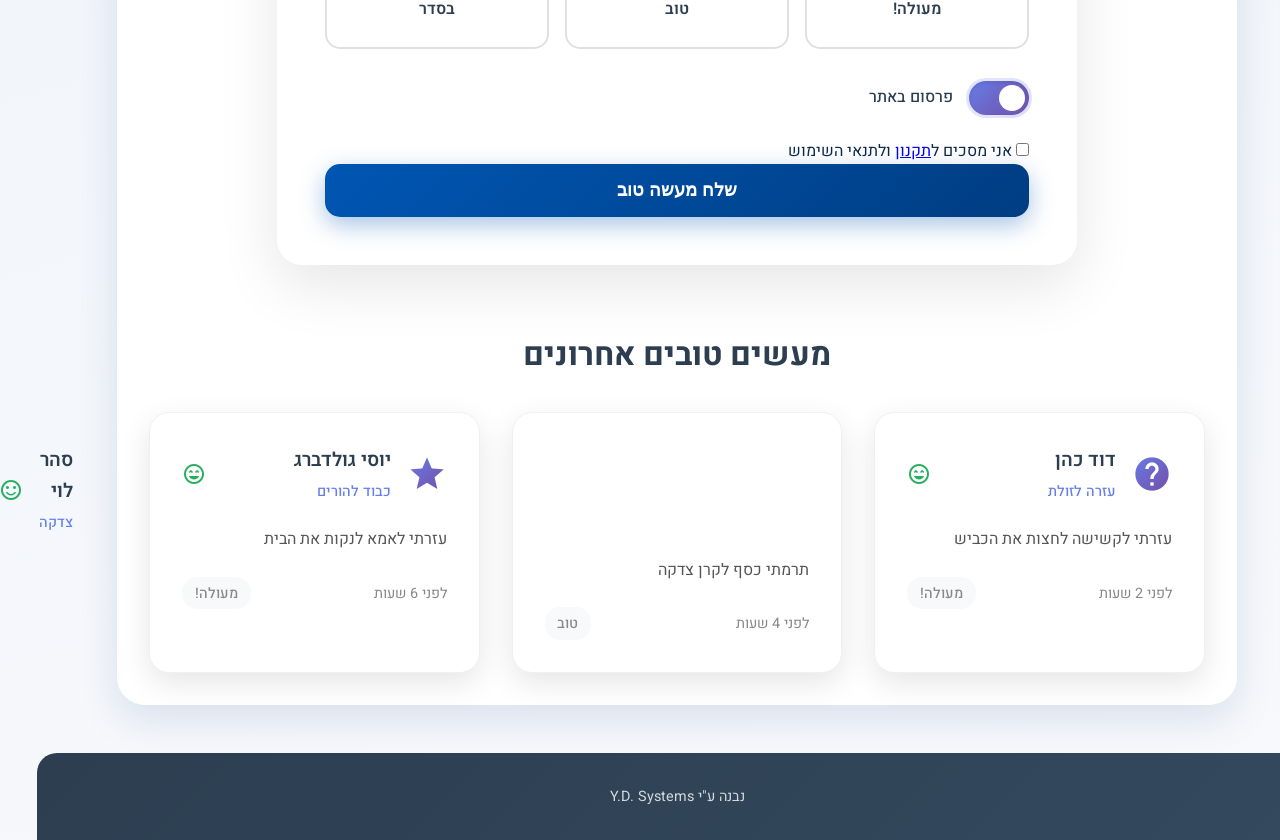
<file: mase-tov.html>
<!DOCTYPE html>
<html dir="rtl" lang="he">
<head>
    <meta charset="UTF-8">
    <meta name="viewport" content="width=device-width, initial-scale=1.0">
    <title>מעשה טוב - אור ישראלי · כיבוד הורים</title>
    <link href="https://fonts.googleapis.com/icon?family=Material+Icons" rel="stylesheet">
    <link rel="preconnect" href="https://fonts.googleapis.com">
    <link rel="preconnect" href="https://fonts.gstatic.com" crossorigin>
    <link href="https://fonts.googleapis.com/css2?family=Heebo:wght@300;400;500;600;700;800;900&family=Rubik:wght@500;600;700&display=swap" rel="stylesheet">
    <link rel="stylesheet" href="css/tokens.css">
    <link rel="stylesheet" href="css/style.css">
    <link rel="stylesheet" href="css/program-skin.css">
    <link rel="stylesheet" href="css/dark-mode.css">
    <meta name="theme-color" content="#0056b3">
    <script src="js/config.js"></script>
    <script src="js/site-config.js"></script>
    <script src="js/common.js"></script>
    <script src="js/mase-tov.js"></script>
</head>
<body>
    <div id="loading" class="loading hidden">
        <div class="spinner"></div>
        <p>טוען...</p>
    </div>

    <header class="modern-header">
        <div class="header-content">
            <div class="logo-container">
                <div class="main-logo">
                    <img src="assets/logos/or-israeli-logo.png" alt="אור ישראלי">
                </div>
                <!-- <div class="logo-text">
                    <h2>תנועת הנוער אור ישראלי</h2>
                    <p>שתף מעשה טוב שלך</p>
                </div> -->
            </div>
            <a href="index.html" class="back-button">
                <span class="material-icons">arrow_back</span>
                חזרה לדף הבית
            </a>
        </div>
    </header>

    <main class="modern-main">
        <section class="hero-section">
            <div class="hero-content">
                <!-- <div class="hero-icon-left">
                    <img src="assets/png/boy-salutes.png" alt="ילד מחווה סלוט" class="boy-salute-icon">
                </div> -->
                <div class="hero-title">
                    <h1 class="main-title">מעשה טוב</h1>
                    <span class="material-icons heart-icon">favorite</span>
                </div>
                <p class="hero-question">שתף איתנו מעשה טוב שעשית היום</p>
                <div class="hero-description">
                    <p class="highlight-text">🌟 כל מעשה טוב חשוב</p>
                    <h1>בואו ניצור יחד עולם טוב יותר!</h1>
                </div>
            </div>
        </section>

        <div class="good-deed-container">
            <!-- ספירה של מעשים טובים -->
            <!-- <div class="deed-counter">
                <div class="counter-card">
                    <span class="material-icons counter-icon">trending_up</span>
                    <div class="counter-info">
                        <h3>מעשים טובים היום</h3>
                        <p class="counter-number" id="todayCount">0</p>
                    </div>
                </div>
                <div class="counter-card">
                    <span class="material-icons counter-icon">star</span>
                    <div class="counter-info">
                        <h3>סה"כ מעשים טובים</h3>
                        <p class="counter-number" id="totalCount">0</p>
                    </div>
                </div>
            </div> -->

            <form id="good-deed-form" class="good-deed-form">
                <div class="form-header">
                    <h2>שתף מעשה טוב שלך</h2>
                    <p>מלאו את הפרטים הבאים ושתפו איתנו מעשה טוב שעשיתם</p>
                </div>

                <div class="form-group">
                    <label for="fullName">שם מלא:</label>
                    <input type="text" id="fullName" name="fullName" required>
                </div>

                <div class="form-group">
                    <label for="phone">מספר טלפון:</label>
                    <input type="tel" id="phone" name="phone" placeholder="050-123-4567" dir="ltr" required>
                </div>

                <div class="form-group">
                    <label for="branch">סניף:</label>
                    <div class="branch-search-container">
                        <input type="text" id="branch" name="branch" placeholder="חפש סניף..." required>
                        <div class="branch-results" id="branchResults"></div>
                    </div>
                </div>

                <div class="form-group">
                    <label for="deedType">סוג המעשה הטוב:</label>
                    <select id="deedType" name="deedType" required>
                        <option value="">בחר סוג מעשה טוב</option>
                        <option value="helping">עזרה לזולת</option>
                        <option value="charity">צדקה</option>
                        <option value="kindness">חסד</option>
                        <option value="respect">כבוד להורים/מורים</option>
                        <option value="prayer">רגע שקט / התבוננות</option>
                        <option value="enrichment">פעילות מעשירה</option>
                        <option value="other">אחר</option>
                    </select>
                </div>

                <div class="form-group">
                    <label for="deedDescription">תיאור המעשה הטוב:</label>
                    <textarea id="deedDescription" name="deedDescription" 
                              placeholder="ספרו לנו על המעשה הטוב שעשיתם..." 
                              rows="4" required></textarea>
                    <div class="char-counter">
                        <span id="charCount">0</span>/500 תווים
                    </div>
                </div>

                <div class="form-group">
                    <label for="feeling">איך הרגשת אחרי המעשה הטוב?</label>
                    <div class="feeling-options">
                        <div class="feeling-option">
                            <input type="radio" id="feeling-great" name="feeling" value="great" required>
                            <label for="feeling-great">
                                <span class="material-icons">sentiment_very_satisfied</span>
                                <span>מעולה!</span>
                            </label>
                        </div>
                        <div class="feeling-option">
                            <input type="radio" id="feeling-good" name="feeling" value="good" required>
                            <label for="feeling-good">
                                <span class="material-icons">sentiment_satisfied</span>
                                <span>טוב</span>
                            </label>
                        </div>
                        <div class="feeling-option">
                            <input type="radio" id="feeling-okay" name="feeling" value="okay" required>
                            <label for="feeling-okay">
                                <span class="material-icons">sentiment_neutral</span>
                                <span>בסדר</span>
                            </label>
                        </div>
                    </div>
                </div>

                <div class="toggle-wrapper">
                    <label class="toggle-switch">
                        <input type="checkbox" id="showPublicly" name="showPublicly" checked>
                        <span class="toggle-slider"></span>
                    </label>
                    <span class="toggle-label">פרסום באתר</span>
                </div>

                <div class="checkbox-wrapper">
                    <input type="checkbox" id="acceptTerms" name="acceptTerms" required>
                    <label for="acceptTerms" class="checkbox-custom"></label>
                    <span>אני מסכים ל<a href="#" class="terms-link" onclick="showTermsModal()">תקנון</a> ולתנאי השימוש</span>
                </div>

                <button type="submit" class="submit-button" id="submitBtn">
                    <span class="btn-text">שלח מעשה טוב</span>
                    <span class="loading-spinner hidden">
                        <div class="spinner"></div>
                        <span>שולח...</span>
                    </span>
                </button>
            </form>
        </div>

        <!-- אזור הצגת מעשים טובים אחרונים -->
        <section class="recent-deeds">
            <h2>מעשים טובים אחרונים</h2>
            <div class="deeds-grid" id="recentDeedsGrid">
                <!-- מעשים טובים יוצגו כאן דינמית -->
            </div>
        </section>
    </main>

    <!-- Terms Modal -->
    <div id="termsModal" class="modal-overlay">
        <div class="modal">
            <div class="modal-header">
                <span class="material-icons modal-icon">description</span>
                <h3 class="modal-title">תקנון ותנאי שימוש</h3>
                <button class="modal-close" onclick="closeTermsModal()">&times;</button>
            </div>
            <div class="modal-content">
                <div class="terms-content">
                    <h3>תקנון מעשה טוב</h3>
                    <p>ברוכים הבאים לאתר מעשה טוב של תנועת הנוער אור ישראלי!</p>
                    
                    <h3>כללי השיתוף:</h3>
                    <ul>
                        <li>שתפו רק מעשים טובים אמיתיים שעשיתם</li>
                        <li>השתמשו בשפה מכובדת ונעימה</li>
                        <li>אל תכללו פרטים אישיים של אחרים</li>
                        <li>כל מעשה טוב חשוב, גם הקטן ביותר</li>
                    </ul>
                    
                    <h3>פרטיות:</h3>
                    <p>הפרטים שתמסרו ישמשו אך ורק לצורך שיתוף המעשה הטוב ולא יועברו לצד שלישי.</p>
                    
                    <h3>זכויות:</h3>
                    <p>תנועת הנוער אור ישראלי שומרת לעצמה את הזכות לערוך או להסיר תוכן לא הולם.</p>
                </div>
            </div>
            <div class="modal-actions">
                <button class="modal-button secondary" onclick="closeTermsModal()">סגור</button>
            </div>
        </div>
    </div>

    <!-- Success Modal -->
    <div id="successModal" class="modal-overlay" onclick="closeSuccessModal()">
        <div class="modal success-modal" onclick="event.stopPropagation()">
            <div class="modal-header">
                <span class="material-icons modal-icon success-icon">celebration</span>
                <h3 class="modal-title">מעשה טוב נשלח בהצלחה!</h3>
                <button class="modal-close" onclick="closeSuccessModal()" type="button">&times;</button>
            </div>
            <div class="modal-content">
                <div class="success-content">
                    <div class="success-animation">
                        <span class="material-icons">favorite</span>
                        <span class="material-icons">star</span>
                        <span class="material-icons">celebration</span>
                    </div>
                    <h3>תודה לך על השיתוף!</h3>
                    <p>המעשה הטוב שלך נוסף למאגר המעשים הטובים שלנו. המשך לעשות טוב!</p>
                    <div class="blessing">
                        <p class="blessing-text">ברכה מיוחדת:</p>
                        <p class="blessing-content">"יְהִי רָצוֹן מִלְּפָנֶיךָ ה' אֱלֹהֵינוּ וֵאלֹהֵי אֲבוֹתֵינוּ, שֶׁתְּבָרֵךְ אֶת כָּל מִי שֶׁעוֹשֶׂה טוֹב בָּעוֹלָם"</p>
                    </div>
                </div>
            </div>
            <div class="modal-actions">
                <button class="modal-button primary" onclick="closeSuccessModal()" type="button">תודה!</button>
            </div>
        </div>
    </div>

    <footer class="modern-footer">
        <p class="footer-credit" onclick="showContactInfo()">נבנה ע"י Y.D. Systems</p>
    </footer>
</body>
</html>
</file>
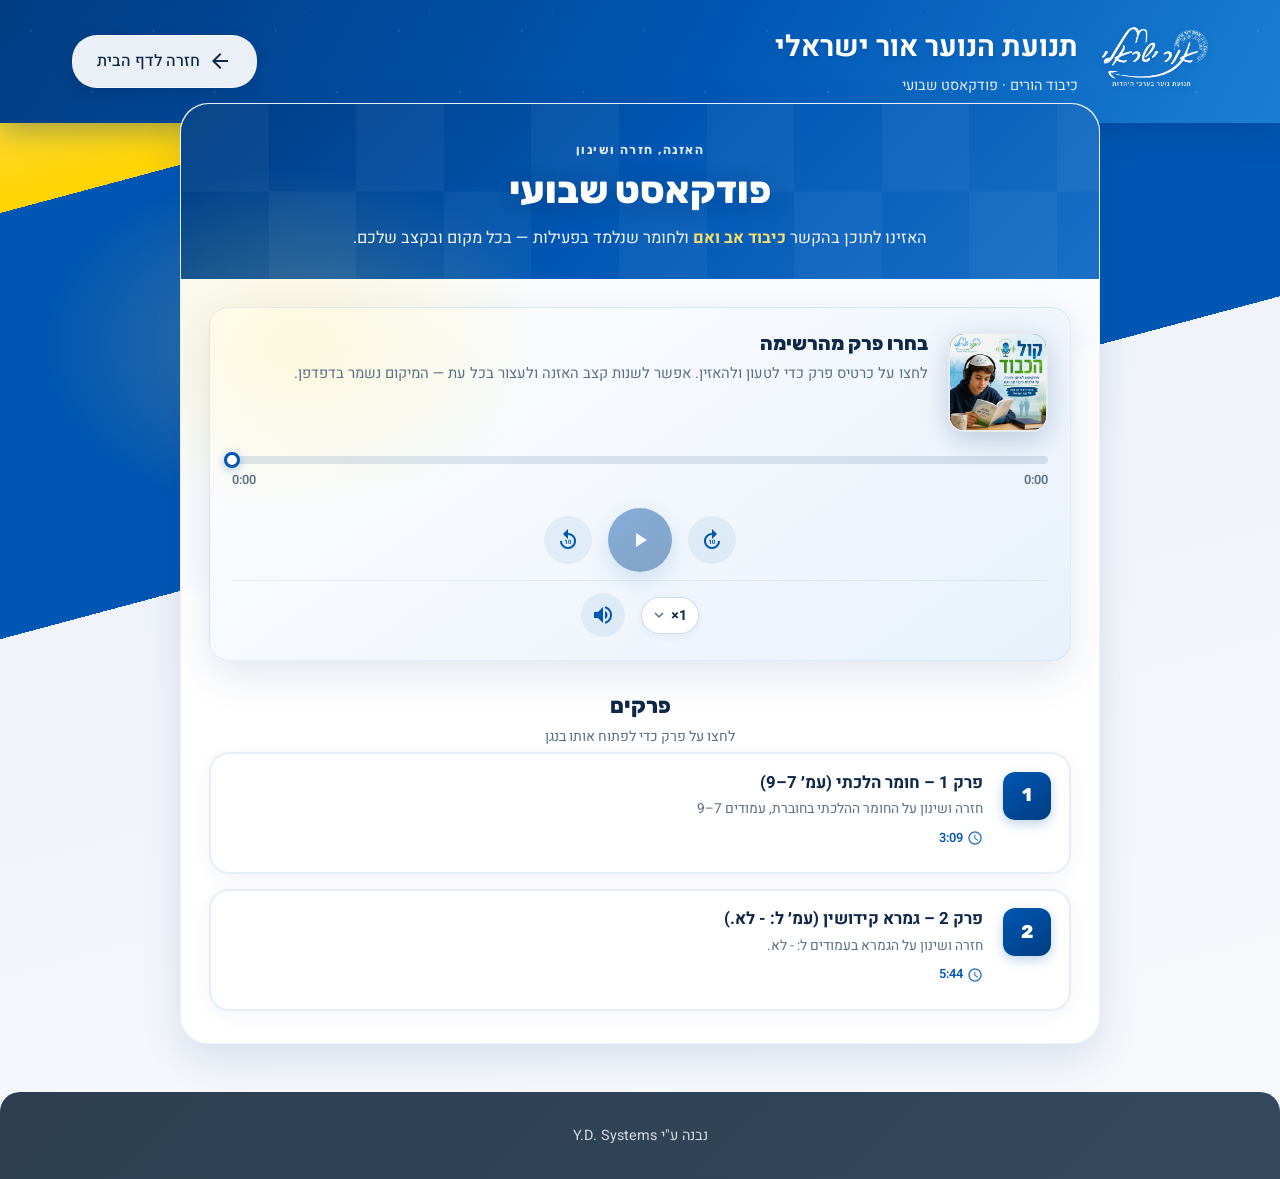
<file: podcast.html>
﻿<!DOCTYPE html>
<html dir="rtl" lang="he">
<head>
    <!-- Google Analytics 4 -->
    <script async src="https://www.googletagmanager.com/gtag/js?id=G-HJV6EQFRPY"></script>
    <script>
        window.dataLayer = window.dataLayer || [];
        function gtag(){dataLayer.push(arguments);}
        gtag('js', new Date());
        gtag('config', 'G-HJV6EQFRPY');
    </script>
    <!-- End Google Analytics -->
    <meta charset="UTF-8">
    <meta name="viewport" content="width=device-width, initial-scale=1.0">
    <meta name="description" content="פודקאסט שבועי - חזרה ושינון בנושא כיבוד הורים · אור ישראלי">
    <meta name="theme-color" content="#0056b3">
    <link rel="icon" type="image/png" href="./assets/logos/or-israeli-logo.png">

    <title>פודקאסט · כיבוד הורים | אור ישראלי</title>
    <link href="https://fonts.googleapis.com/icon?family=Material+Icons" rel="stylesheet">
    <link rel="preconnect" href="https://fonts.googleapis.com">
    <link rel="preconnect" href="https://fonts.gstatic.com" crossorigin>
    <link href="https://fonts.googleapis.com/css2?family=Heebo:wght@300;400;500;600;700;800&family=Rubik:wght@500;600;700;800&display=swap" rel="stylesheet">
    <link rel="stylesheet" href="css/tokens.css">
    <link rel="stylesheet" href="css/style.css">
    <link rel="stylesheet" href="css/program-skin.css">
    <link rel="stylesheet" href="css/dark-mode.css">
    <link rel="stylesheet" href="css/podcast.css">
    <script src="js/config.js"></script>
    <script src="js/common.js"></script>
    <script src="js/podcast.js" defer></script>
</head>
<body>
    <div id="loading" class="loading hidden">
        <div class="spinner"></div>
        <p>טוען...</p>
    </div>

    <header class="modern-header">
        <div class="header-content">
            <div class="logo-container">
                <div class="main-logo">
                    <img src="assets/logos/or-israeli-logo.png" alt="אור ישראלי">
                </div>
                <div class="logo-text">
                    <h2>תנועת הנוער אור ישראלי</h2>
                    <p>כיבוד הורים · פודקאסט שבועי</p>
                </div>
            </div>
            <a href="index.html" class="back-button">
                <span class="material-icons">arrow_back</span>
                חזרה לדף הבית
            </a>
        </div>
    </header>

    <main class="modern-main podcast-page">
        <section class="podcast-hero">
            <div class="podcast-hero__inner">
                <p class="podcast-hero__eyebrow">האזנה, חזרה ושינון</p>
                <h1 class="podcast-hero__title">פודקאסט שבועי</h1>
                <p class="podcast-hero__lead">האזינו לתוכן בהקשר <strong>כיבוד אב ואם</strong> ולחומר שנלמד בפעילות — בכל מקום ובקצב שלכם.</p>
            </div>
        </section>

        <div class="podcast-shell">
            <audio id="podcastAudio" preload="metadata" playsinline></audio>

            <section class="now-playing-card" aria-label="נגן פודקאסט">
                <div class="now-playing-card__glow" aria-hidden="true"></div>
                <div class="now-playing-card__top">
                    <div class="now-playing-artwork">
                        <img src="assets/podcast/Podcast Cover.png" alt="עטיפת הפודקאסט" width="120" height="120" loading="eager" decoding="async">
                        <div class="playing-indicator hidden" title="מנגן">
                            <span class="playing-indicator__bar"></span>
                            <span class="playing-indicator__bar"></span>
                            <span class="playing-indicator__bar"></span>
                        </div>
                    </div>
                    <div class="now-playing-copy">
                        <h2 class="now-playing-title" id="episodeTitle">בחרו פרק מהרשימה</h2>
                        <p class="now-playing-desc" id="episodeDescription">לחצו על כרטיס פרק כדי לטעון ולהאזין. אפשר לשנות קצב האזנה ולעצור בכל עת — המיקום נשמר בדפדפן.</p>
                    </div>
                </div>

                <div class="progress-bar-container" dir="ltr" role="slider" aria-label="התקדמות ההאזנה" tabindex="0" aria-valuemin="0" aria-valuemax="100" aria-valuenow="0">
                    <div class="progress-track">
                        <div class="buffered-bar" id="bufferedBar"></div>
                        <div class="progress-fill" id="progressFill"></div>
                        <div class="progress-handle" id="progressHandle"></div>
                    </div>
                    <div class="time-row" dir="ltr">
                        <span id="currentTime">0:00</span>
                        <span id="totalTime">0:00</span>
                    </div>
                </div>

                <div class="transport-row" dir="ltr" aria-label="בקרת ניגון">
                    <button type="button" class="control-btn" id="skipBackward" title="10 שניות אחורה" aria-label="10 שניות אחורה">
                        <span class="material-icons">replay_10</span>
                    </button>
                    <button type="button" class="control-btn control-btn--main" id="playPauseBtn" disabled title="נגן או עצור" aria-label="נגן או עצור">
                        <span class="material-icons play-icon">play_arrow</span>
                        <span class="material-icons pause-icon hidden">pause</span>
                    </button>
                    <button type="button" class="control-btn" id="skipForward" title="10 שניות קדימה" aria-label="10 שניות קדימה">
                        <span class="material-icons">forward_10</span>
                    </button>
                </div>

                <div class="secondary-controls">
                    <div class="speed-control">
                        <button type="button" class="speed-pill" id="speedBtn" title="קצב ניגון" aria-haspopup="true" aria-expanded="false">
                            <span class="js-speed-label">1×</span>
                            <span class="material-icons speed-pill__chev" aria-hidden="true">expand_more</span>
                        </button>
                        <div class="speed-menu hidden" id="speedMenu" role="menu">
                            <button type="button" class="speed-option" data-speed="0.75" role="menuitem">0.75×</button>
                            <button type="button" class="speed-option active" data-speed="1" role="menuitem">1×</button>
                            <button type="button" class="speed-option" data-speed="1.25" role="menuitem">1.25×</button>
                            <button type="button" class="speed-option" data-speed="1.5" role="menuitem">1.5×</button>
                            <button type="button" class="speed-option" data-speed="2" role="menuitem">2×</button>
                        </div>
                    </div>
                    <div class="volume-block">
                        <button type="button" class="control-btn" id="volumeBtn" title="עוצמה" aria-label="עוצמת שמע">
                            <span class="material-icons">volume_up</span>
                        </button>
                        <div class="volume-slider hidden" id="volumeSlider" data-volume="100">
                            <input type="range" id="volumeRange" class="volume-range" min="0" max="100" value="100" aria-label="עוצמת שמע" />
                        </div>
                    </div>
                </div>
            </section>

            <div class="episodes-block">
                <div class="episodes-block__head">
                    <h2 class="episodes-block__title">פרקים</h2>
                    <p class="episodes-block__sub">לחצו על פרק כדי לפתוח אותו בנגן</p>
                </div>
                <div class="episodes-grid" id="episodesList" role="list"></div>
            </div>
        </div>
    </main>

    <footer class="modern-footer">
        <p class="footer-credit" onclick="showContactInfo()">נבנה ע"י Y.D. Systems</p>
    </footer>
</body>
</html>
</file>
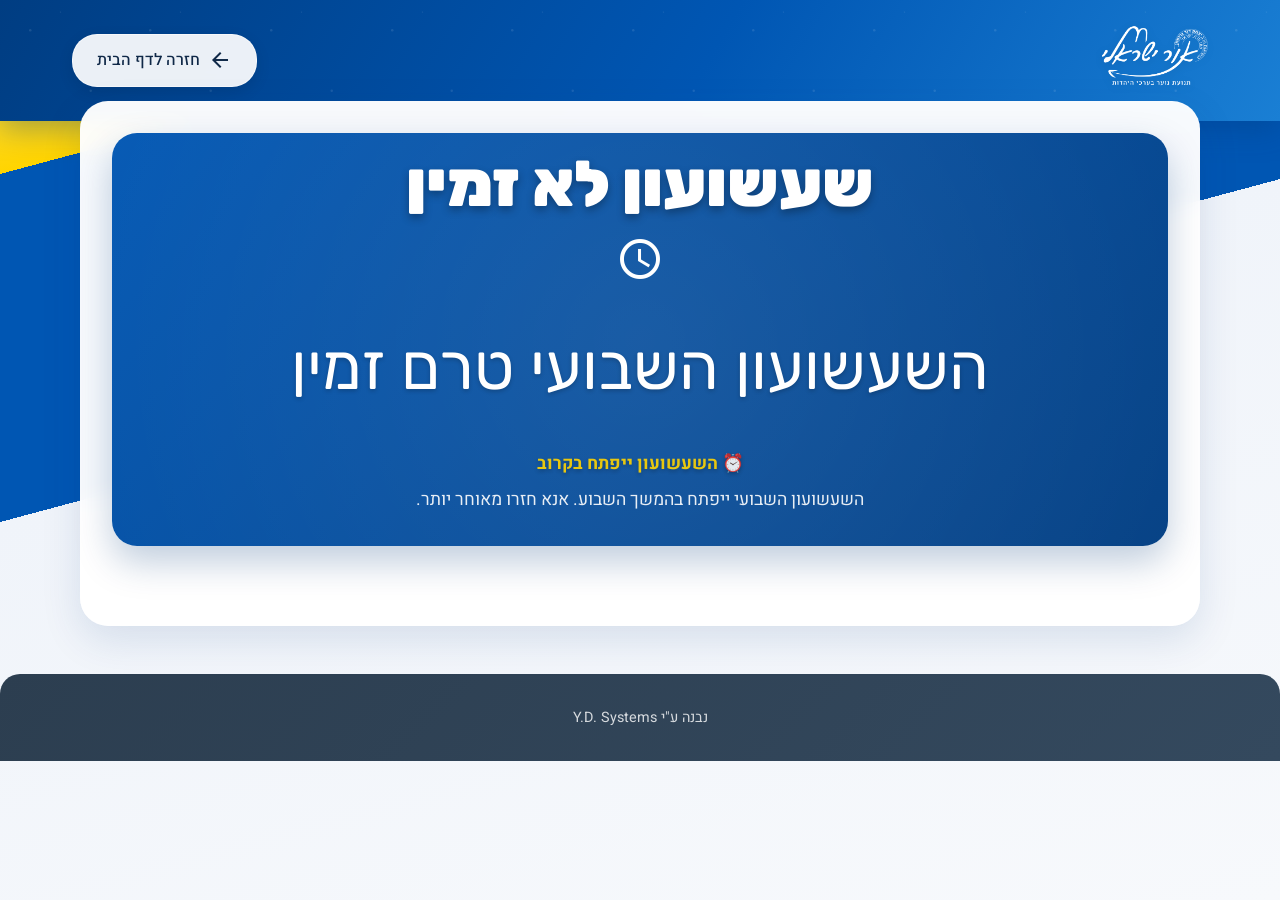
<file: quiz-unavailable.html>
<!DOCTYPE html>
<html dir="rtl" lang="he">
<head>
    <meta charset="UTF-8">
    <meta name="viewport" content="width=device-width, initial-scale=1.0">
    <title>שעשועון לא זמין - אור ישראלי</title>
    <link href="https://fonts.googleapis.com/icon?family=Material+Icons" rel="stylesheet">
    <link rel="preconnect" href="https://fonts.googleapis.com">
    <link rel="preconnect" href="https://fonts.gstatic.com" crossorigin>
    <link href="https://fonts.googleapis.com/css2?family=Heebo:wght@300;400;500;600;700;800;900&family=Rubik:wght@500;600;700&display=swap" rel="stylesheet">
    <link rel="stylesheet" href="css/tokens.css">
    <link rel="stylesheet" href="css/style.css">
    <link rel="stylesheet" href="css/program-skin.css">
    <link rel="stylesheet" href="css/dark-mode.css">
    <meta name="theme-color" content="#0056b3">
    <script src="js/config.js"></script>
    <script src="js/site-config.js"></script>
    <script src="js/common.js"></script>
</head>
<body>
    <div id="loading" class="loading hidden">
        <div class="spinner"></div>
        <p>טוען...</p>
    </div>

    <header class="modern-header">
        <div class="header-content">
            <div class="logo-container">
                <div class="main-logo">
                    <img src="assets/logos/or-israeli-logo.png" alt="אור ישראלי">
                </div>
                <!-- <div class="logo-text">
                    <h2>תנועת הנוער אור ישראלי</h2>
                    <p>מבחן שבועי</p>
                </div> -->
            </div>
            <a href="index.html" class="back-button">
                <span class="material-icons">arrow_back</span>
                חזרה לדף הבית
            </a>
        </div>
    </header>

    <main class="modern-main">
        <section class="hero-section">
            <div class="hero-content">
                <div class="hero-title">
                    <h1 class="main-title">שעשועון לא זמין</h1>
                    <span class="material-icons shofar-icon">schedule</span>
                </div>
                <p class="hero-question">השעשועון השבועי טרם זמין</p>
                <div class="hero-description">
                    <p class="highlight-text">⏰ השעשועון ייפתח בקרוב</p>
                    <p>השעשועון השבועי ייפתח בהמשך השבוע. אנא חזרו מאוחר יותר.</p>
                </div>
            </div>
        </section>

        <!-- <div class="unavailable-container">
            <div class="unavailable-content">
                <span class="material-icons unavailable-icon">schedule</span>
                <h2>מבחן לא זמין כרגע</h2>
                <p>השעשועון השבועי טרם זמין. אנא חזרו מאוחר יותר או בדקו את לוח הזמנים.</p>
                 -->
                <!-- <div class="next-quiz-info">
                    <span class="material-icons">event</span>
                    <span>השעשועון הבא ייפתח בהמשך השבוע</span>
                </div> -->
                
                <!-- <div class="preparation-tips">
                    <h3>טיפים להכנה למבחן:</h3>
                    <ul>
                        <li>קראו את החומר הנלמד</li>
                        <li>האזינו לפודקאסט השבועי</li>
                        <li>השתתפו בדיון השבועי</li>
                        <li>עיינו במקורות המומלצים</li>
                    </ul>
                </div> -->
<!--                 
                <a href="index.html" class="primary-button">
                    <span class="material-icons">home</span>
                    חזרה לדף הבית
                </a> -->
            </div>
        </div>
    </main>

    <footer class="modern-footer">
        <p class="footer-credit" onclick="showContactInfo()">נבנה ע"י Y.D. Systems</p>
    </footer>
</body>
</html>
</file>
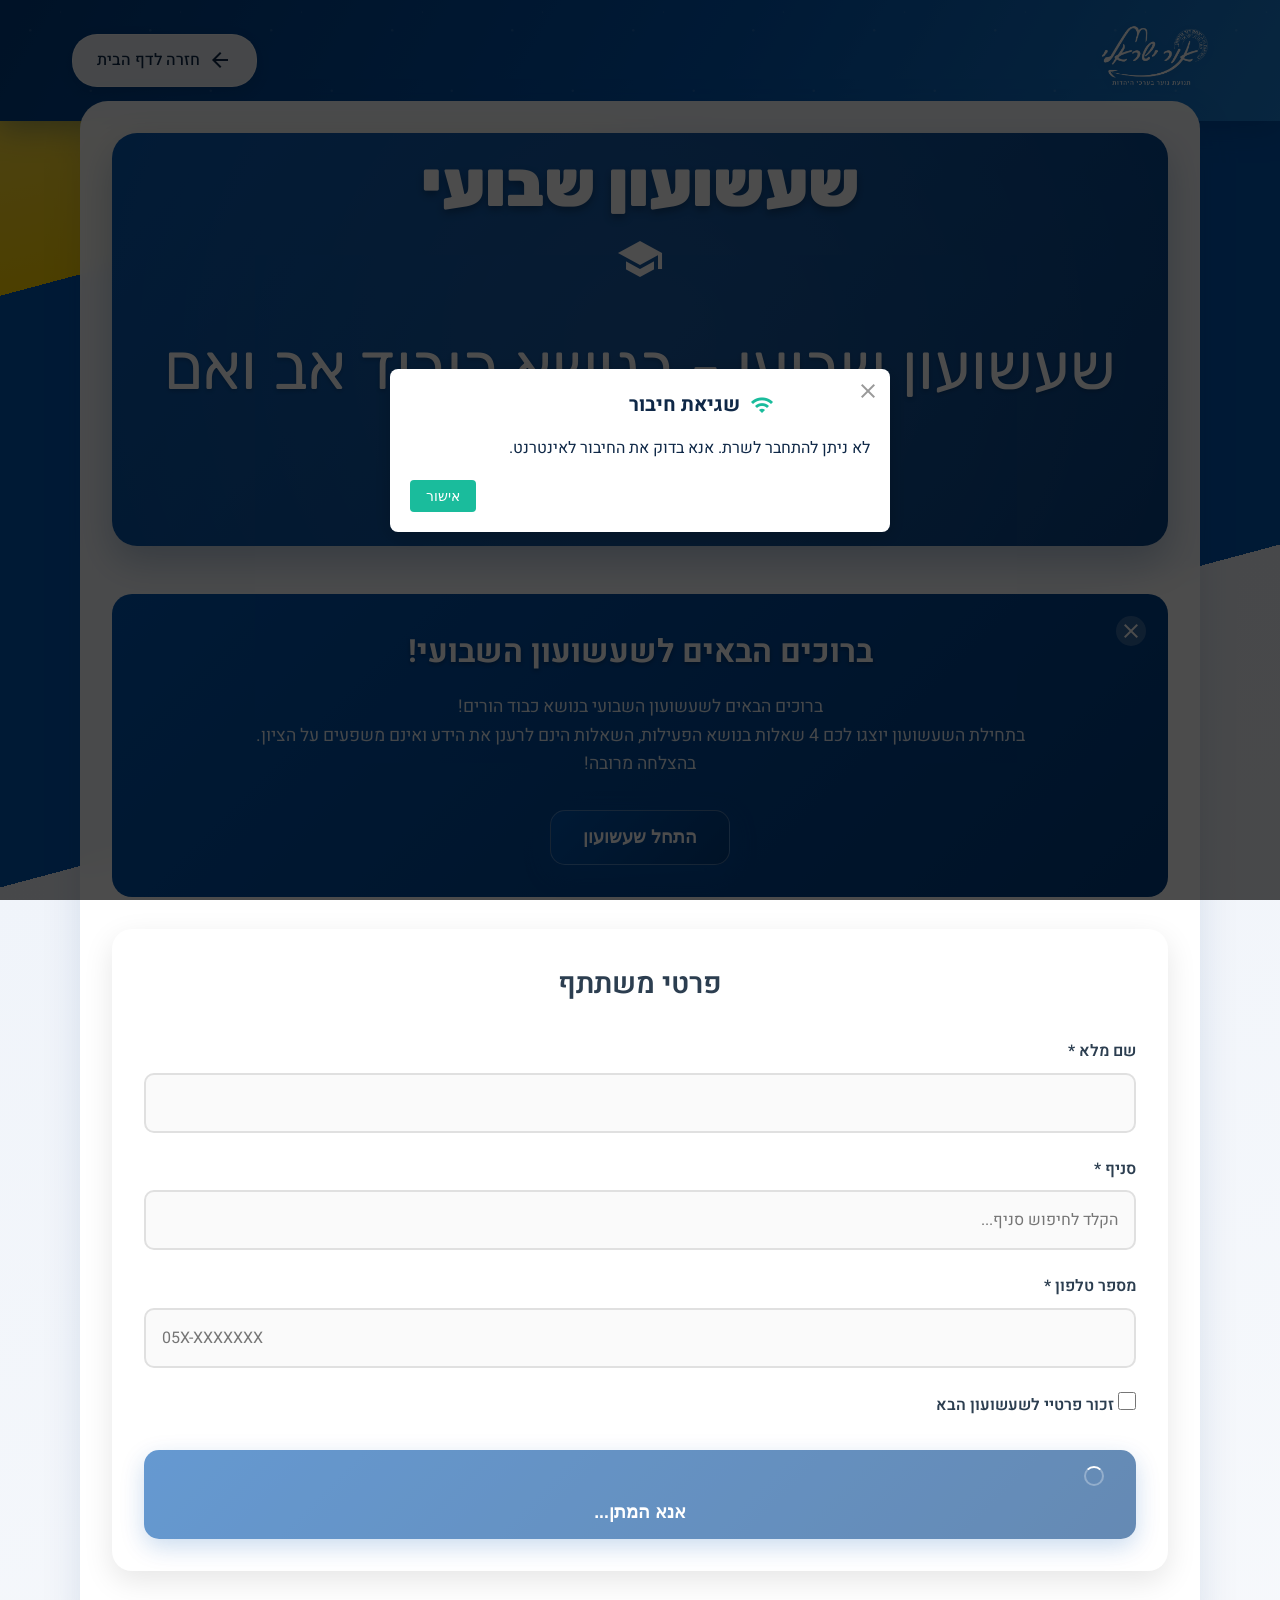
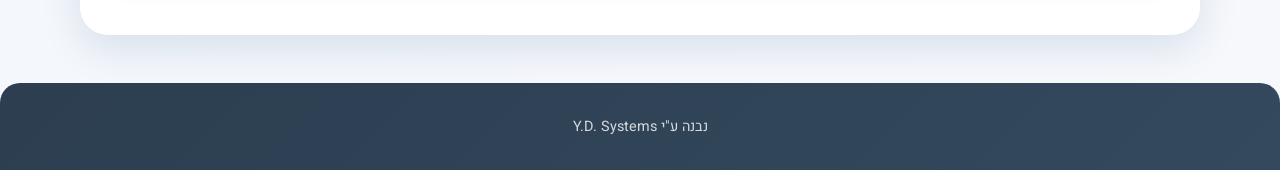
<file: quiz.html>
﻿<!DOCTYPE html>
<html dir="rtl" lang="he">
<head>
    <!-- Google Analytics 4 -->
    <script async src="https://www.googletagmanager.com/gtag/js?id=G-HJV6EQFRPY"></script>
    <script>
        window.dataLayer = window.dataLayer || [];
        function gtag(){dataLayer.push(arguments);}
        gtag('js', new Date());
        gtag('config', 'G-HJV6EQFRPY');
    </script>
    <!-- End Google Analytics -->
    <meta charset="UTF-8">
    <meta name="viewport" content="width=device-width, initial-scale=1.0">
    <title>שעשועון שבועי - אור ישראלי · כיבוד הורים</title>
    <link href="https://fonts.googleapis.com/icon?family=Material+Icons" rel="stylesheet">
    <link rel="preconnect" href="https://fonts.googleapis.com">
    <link rel="preconnect" href="https://fonts.gstatic.com" crossorigin>
    <link href="https://fonts.googleapis.com/css2?family=Heebo:wght@300;400;500;600;700;800;900&family=Rubik:wght@500;600;700&display=swap" rel="stylesheet">
    <link rel="stylesheet" href="css/tokens.css">
    <link rel="stylesheet" href="css/style.css">
    <link rel="stylesheet" href="css/program-skin.css">
    <link rel="stylesheet" href="css/dark-mode.css">
    <link rel="stylesheet" href="css/quiz-experience.css">
    <meta name="theme-color" content="#0056b3">
    <script src="js/config.js"></script>
    <script src="js/site-config.js"></script>
    <script src="js/common.js"></script>
    <script src="js/quiz.js"></script>
</head>
<body>
    <div id="loading" class="loading hidden">
        <div class="spinner"></div>
        <p>טוען...</p>
    </div>

    <header class="modern-header">
        <div class="header-content">
            <div class="logo-container">
                <div class="main-logo">
                    <img src="assets/logos/or-israeli-logo.png" alt="אור ישראלי">
                </div>
                <!-- <div class="logo-text">
                    <h2>תנועת הנוער אור ישראלי</h2>
                    <p>שעשועון שבועי - כיבוד הורים</p>
                </div> -->
            </div>
            <a href="index.html" class="back-button">
                <span class="material-icons">arrow_back</span>
                חזרה לדף הבית
            </a>
        </div>
    </header>

    <main class="modern-main">
        <section class="hero-section">
            <div class="hero-content">
                <div class="hero-title">
                    <h1 class="main-title">שעשועון שבועי</h1>
                    <span class="material-icons shofar-icon">school</span>
                </div>
                <p class="hero-question">שעשועון שבועי - בנושא כיבוד אב ואם</p>
                <div class="hero-description">
                    <p class="highlight-text">שאלות קצרות וברורות</p>
                    <p>השעשועון מתעדכן מדי שבוע לפי חומרי הפעילות בסניף.</p>
                </div>
            </div>
        </section>

        <!-- הודעת פתיחה לשעשועון -->
        <div id="quiz-announcement" class="quiz-announcement">
            <div class="announcement-content">
                <button class="close-announcement">
                    <span class="material-icons">close</span>
                </button>
                <h2>ברוכים הבאים לשעשועון השבועי!</h2>
                <p id="announcement-text">מדי שבוע מתעדכן השעשועון, ובין המשתתפים מתקיימות הגרלות על פרסים. בהצלחה!</p>
                <button class="start-quiz-btn">התחל שעשועון</button>
            </div>
        </div>

        <!-- טופס הרשמה -->
        <div id="registration-form" class="registration-form">
            <h3>פרטי משתתף</h3>
            <form id="userDetailsForm">
                <div class="form-group">
                    <label for="userName">שם מלא *</label>
                    <input type="text" id="userName" name="userName" required>
                </div>
                
                <div class="form-group">
                    <label for="branch">סניף *</label>
                    <div class="branch-search-container">
                        <input type="text" id="branch" name="branch" placeholder="הקלד לחיפוש סניף..." required>
                        <div class="branch-results"></div>
                    </div>
                </div>
                
                <div class="form-group">
                    <label for="phone">מספר טלפון *</label>
                    <input type="tel" id="phone" name="phone" placeholder="05X-XXXXXXX" required>
                </div>
                
                <div class="form-group checkbox-group">
                    <label class="checkbox-label">
                        <input type="checkbox" id="rememberMe" name="rememberMe">
                        <span class="checkmark"></span>
                        זכור פרטיי לשעשועון הבא
                    </label>
                </div>
                
                <button type="submit" class="submit-button">
                    התחל שעשועון
                </button>
            </form>
        </div>

        <!-- אזור השעשועון -->
        <div id="quiz-section" class="quiz-section hidden">
            <!-- <div class="quiz-introduction">
                <h3>הוראות השעשועון</h3>
                <p>ברוכים הבאים למבחן השבועי!<br>
             </p>
            </div> -->

            <div class="progress-container quiz-progress-immersive">
                <button type="button" class="quiz-sound-toggle" id="quizSoundToggle" aria-pressed="false" title="השתקת קול" aria-label="השתקה או הפעלת קול">
                    <span class="material-icons quiz-sound-ico-on" aria-hidden="true">volume_up</span>
                    <span class="material-icons quiz-sound-ico-off" aria-hidden="true">volume_off</span>
                    <span class="quiz-sound-text">קול</span>
                </button>
                <div class="progress-bar" id="progressBar"></div>
                <p class="progress-text progress-text-padded">
                    שאלה <span id="currentQuestion">1</span> מתוך <span id="totalQuestions">10</span>
                </p>
            </div>

            <div class="quiz-question-scene" id="quizQuestionScene" aria-live="polite">
                <div class="time-warp-veil" id="timeWarpVeil" aria-hidden="true"></div>
                <div class="time-warp-burst" id="timeWarpBurst" aria-hidden="true"></div>
                <div id="question-container" class="question-surface">
                    <!-- השאלות יטענו כאן -->
                </div>
            </div>

            <div class="quiz-controls">
                <button class="nav-button" id="prevQuestion">
                    <span class="material-icons">arrow_back</span>
                    הקודמת
                </button>
                <button class="nav-button submit-button" id="submitQuiz">
                    <span class="material-icons">send</span> 
                    סיים שעשועון
                </button>
                <button class="nav-button" id="nextQuestion">
                    הבאה
                    <span class="material-icons">arrow_forward</span>
                </button>
            </div>
        </div>
    </main>

    <footer class="modern-footer">
        <p class="footer-credit" onclick="showContactInfo()">נבנה ע"י Y.D. Systems</p>
    </footer>
</body>
</html>
</file>
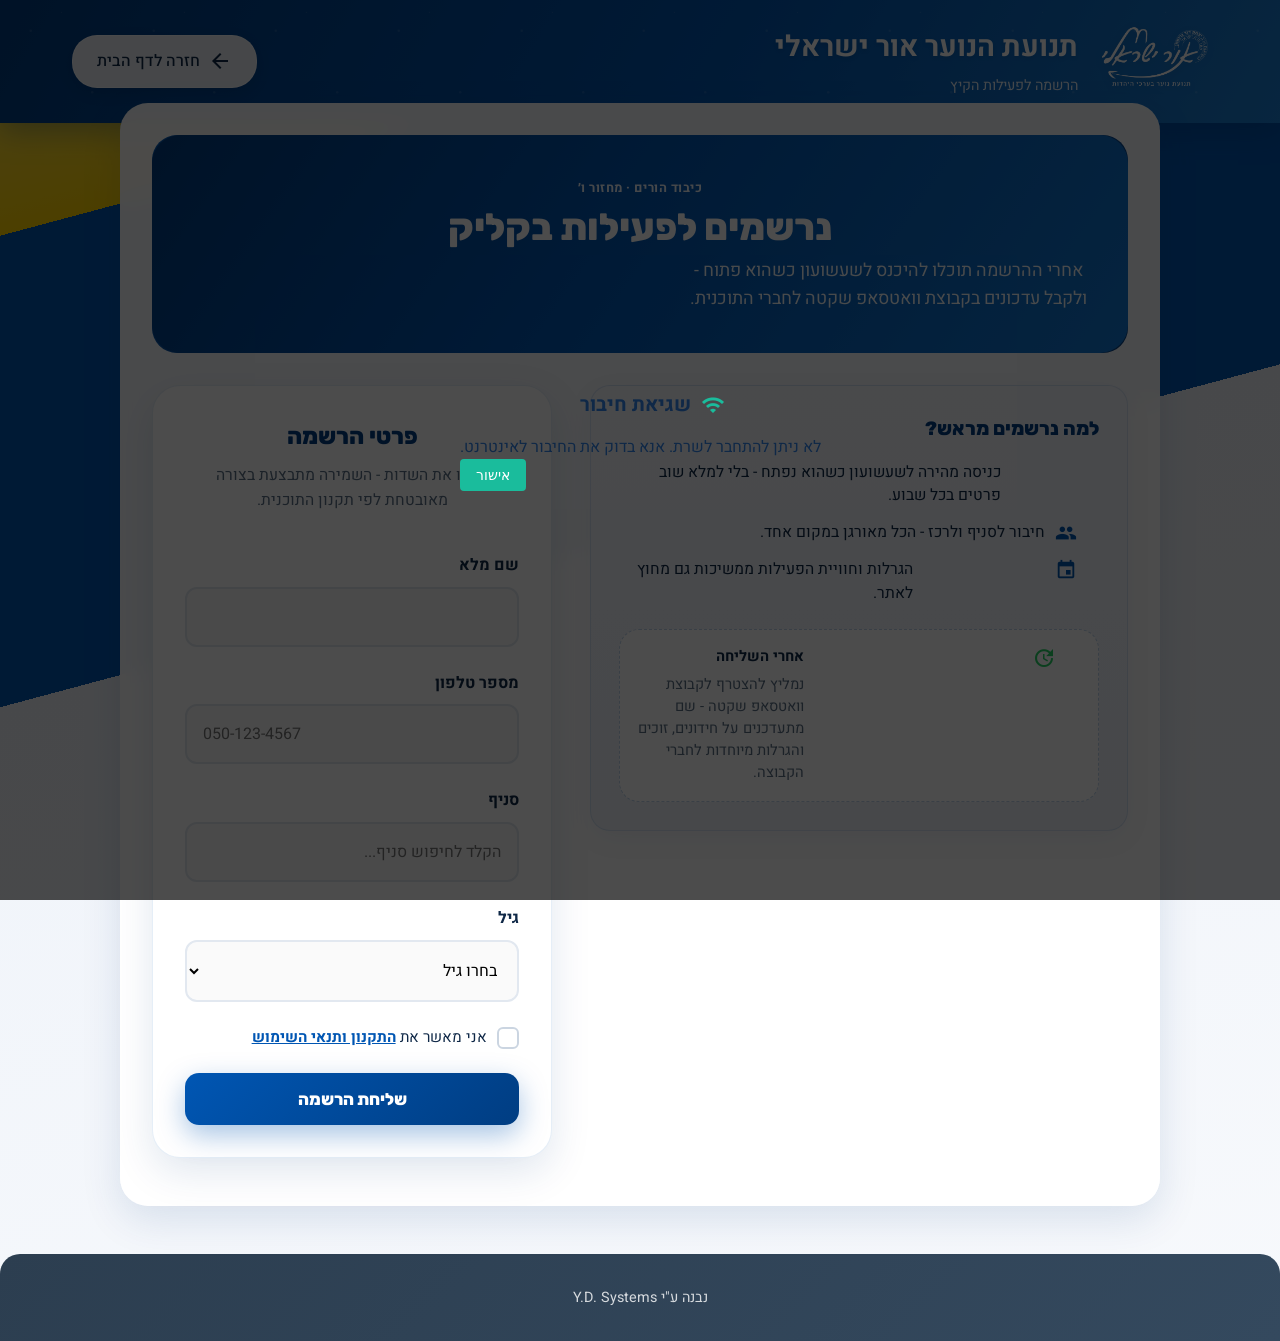
<file: register.html>
﻿<!DOCTYPE html>
<html dir="rtl" lang="he">
<head>
    <!-- Google Analytics 4 -->
    <script async src="https://www.googletagmanager.com/gtag/js?id=G-HJV6EQFRPY"></script>
    <script>
        window.dataLayer = window.dataLayer || [];
        function gtag(){dataLayer.push(arguments);}
        gtag('js', new Date());
        gtag('config', 'G-HJV6EQFRPY');
    </script>
    <!-- End Google Analytics -->
    <meta charset="UTF-8">
    <meta name="viewport" content="width=device-width, initial-scale=1.0">
    <title>הרשמה לפעילות - אור ישראלי · כיבוד הורים</title>
    <link href="https://fonts.googleapis.com/icon?family=Material+Icons" rel="stylesheet">
    <link rel="preconnect" href="https://fonts.googleapis.com">
    <link rel="preconnect" href="https://fonts.gstatic.com" crossorigin>
    <link href="https://fonts.googleapis.com/css2?family=Heebo:wght@300;400;500;600;700;800;900&family=Rubik:wght@500;600;700;800&display=swap" rel="stylesheet">
    <link rel="stylesheet" href="css/tokens.css">
    <link rel="stylesheet" href="css/style.css">
    <link rel="stylesheet" href="css/program-skin.css">
    <link rel="stylesheet" href="css/register-page.css">
    <link rel="stylesheet" href="css/dark-mode.css">
    <meta name="theme-color" content="#0056b3">
    <script src="js/config.js"></script>
    <script src="js/site-config.js"></script>
    <script src="js/common.js"></script>
    <script src="js/register.js" defer></script>
</head>
<body>
    <div id="loading" class="loading hidden">
        <div class="spinner"></div>
        <p>טוען...</p>
    </div>

    <header class="modern-header">
        <div class="header-content">
            <div class="logo-container">
                <div class="main-logo">
                    <img src="assets/logos/or-israeli-logo.png" alt="אור ישראלי">
                </div>
                <div class="logo-text">
                    <h2>תנועת הנוער אור ישראלי</h2>
                    <p>הרשמה לפעילות הקיץ</p>
                </div>
            </div>
            <a href="index.html" class="back-button">
                <span class="material-icons">arrow_back</span>
                חזרה לדף הבית
            </a>
        </div>
    </header>

    <main class="modern-main register-page">
        <section class="hero-section register-hero">
            <div class="register-hero__inner">
                <span class="register-hero__badge">כיבוד הורים · מחזור ו׳</span>
                <h1>נרשמים לפעילות בקליק</h1>
                <p class="register-hero__lead">אחרי ההרשמה תוכלו להיכנס לשעשועון כשהוא פתוח - ולקבל עדכונים בקבוצת וואטסאפ שקטה לחברי התוכנית.</p>
            </div>
        </section>

        <div class="registration-container">
            <div class="register-layout">
                <aside class="register-aside" aria-labelledby="register-benefits-title">
                    <h2 id="register-benefits-title">למה נרשמים מראש?</h2>
                    <ul class="register-benefits">
                        <li>
                            <span class="material-icons" aria-hidden="true">bolt</span>
                            <span>כניסה מהירה לשעשועון כשהוא נפתח - בלי למלא שוב פרטים בכל שבוע.</span>
                        </li>
                        <li>
                            <span class="material-icons" aria-hidden="true">groups</span>
                            <span>חיבור לסניף ולרכז - הכל מאורגן במקום אחד.</span>
                        </li>
                        <li>
                            <span class="material-icons" aria-hidden="true">emoji_events</span>
                            <span>הגרלות וחוויית הפעילות ממשיכות גם מחוץ לאתר.</span>
                        </li>
                    </ul>
                    <div class="register-wa-hint">
                        <span class="material-icons" aria-hidden="true">tips_and_updates</span>
                        <div>
                            <strong class="register-wa-hint__title">אחרי השליחה</strong>
                            נמליץ להצטרף לקבוצת וואטסאפ שקטה - שם מתעדכנים על חידונים, זוכים והגרלות מיוחדות לחברי הקבוצה.
                        </div>
                    </div>
                </aside>

                <div class="register-form-panel">
                    <form id="registration-form" class="registration-form" novalidate>
                        <div class="form-header">
                            <h2>פרטי הרשמה</h2>
                            <p>מלאו את השדות - השמירה מתבצעת בצורה מאובטחת לפי תקנון התוכנית.</p>
                        </div>

                        <div class="form-group">
                            <label for="fullName">שם מלא</label>
                            <input type="text" id="fullName" name="fullName" autocomplete="name" required>
                        </div>

                        <div class="form-group">
                            <label for="phone">מספר טלפון</label>
                            <input type="tel" id="phone" name="phone" placeholder="050-123-4567" dir="ltr" inputmode="tel" autocomplete="tel" required>
                        </div>

                        <div class="form-group">
                            <label for="branch">סניף</label>
                            <div class="branch-search-container">
                                <input type="text" id="branch" name="branch" placeholder="הקלד לחיפוש סניף..." autocomplete="off" required>
                                <div class="branch-results" id="branchResults"></div>
                            </div>
                        </div>

                        <div class="form-group">
                            <label for="age">גיל</label>
                            <select id="age" name="age" required>
                                <option value="">בחרו גיל</option>
                                <option value="12">12</option>
                                <option value="13">13</option>
                                <option value="14">14</option>
                                <option value="15">15</option>
                                <option value="16">16</option>
                                <option value="17">17</option>
                                <option value="18">18</option>
                                <option value="19">19</option>
                                <option value="20">20</option>
                            </select>
                        </div>

                        <div class="checkbox-wrapper">
                            <input type="checkbox" id="acceptTerms" name="acceptTerms" required aria-labelledby="acceptTermsLabel">
                            <label for="acceptTerms" class="checkbox-custom"></label>
                            <span id="acceptTermsLabel">אני מאשר את <a href="#" class="terms-link" onclick="event.preventDefault(); showTermsModal();">התקנון ותנאי השימוש</a></span>
                        </div>

                        <button type="submit" class="primary-button" id="submitBtn">
                            <span class="btn-text">שליחת הרשמה</span>
                            <span class="loading-spinner hidden">
                                <span class="spinner" aria-hidden="true"></span>
                                <span>שולחים…</span>
                            </span>
                        </button>
                    </form>
                </div>
            </div>
        </div>
    </main>

    <div id="termsModal" class="register-terms-modal" role="dialog" aria-modal="true" aria-labelledby="termsModalTitle">
        <div class="modal">
            <div class="modal-header">
                <span class="material-icons modal-icon" aria-hidden="true">description</span>
                <h3 class="modal-title" id="termsModalTitle">תקנון ותנאי שימוש</h3>
                <button type="button" class="modal-close" onclick="closeTermsModal()" aria-label="סגירה">&times;</button>
            </div>
            <div class="modal-content">
                <div class="terms-content">
                    <h3>תקנון השעשועון השבועי</h3>
                    <p>ברוכים הבאים לשעשועון השבועי של תנועת הנוער אור ישראלי!</p>
                    <h3>כללי השעשועון</h3>
                    <ul>
                        <li>השעשועון מתעדכן מדי שבוע לפי נושאי הפעילות.</li>
                        <li>כל משתתף רשאי להשתתף לפי כללי הסניף והרכז.</li>
                        <li>זוכי השעשועון יפורסמו באתר בשבוע שלאחר מכן.</li>
                        <li>ההגרלות והזכיות יהיו בהתאם לשיקול דעת הרבנים</li>
                    </ul>
                    <h3>פרטיות</h3>
                    <p>הפרטים משמשים לניהול ההשתתפות ולא יועברו לשיווק חיצוני.</p>
                    <p>בהרשמתכם, הנכם מסכימים לקבל הודעות ומסרים בנושאי החידון והגרלות.</p>
                    <h3>שינויים</h3>
                    <p>התנועה רשאית לעדכן תקנון או מבנה פעילות מעת לעת.</p>
                </div>
            </div>
            <div class="modal-actions">
                <button type="button" class="modal-button secondary" onclick="closeTermsModal()">סגור</button>
            </div>
        </div>
    </div>

    <footer class="modern-footer">
        <p class="footer-credit" onclick="showContactInfo()">נבנה ע"י Y.D. Systems</p>
    </footer>
</body>
</html>
</file>
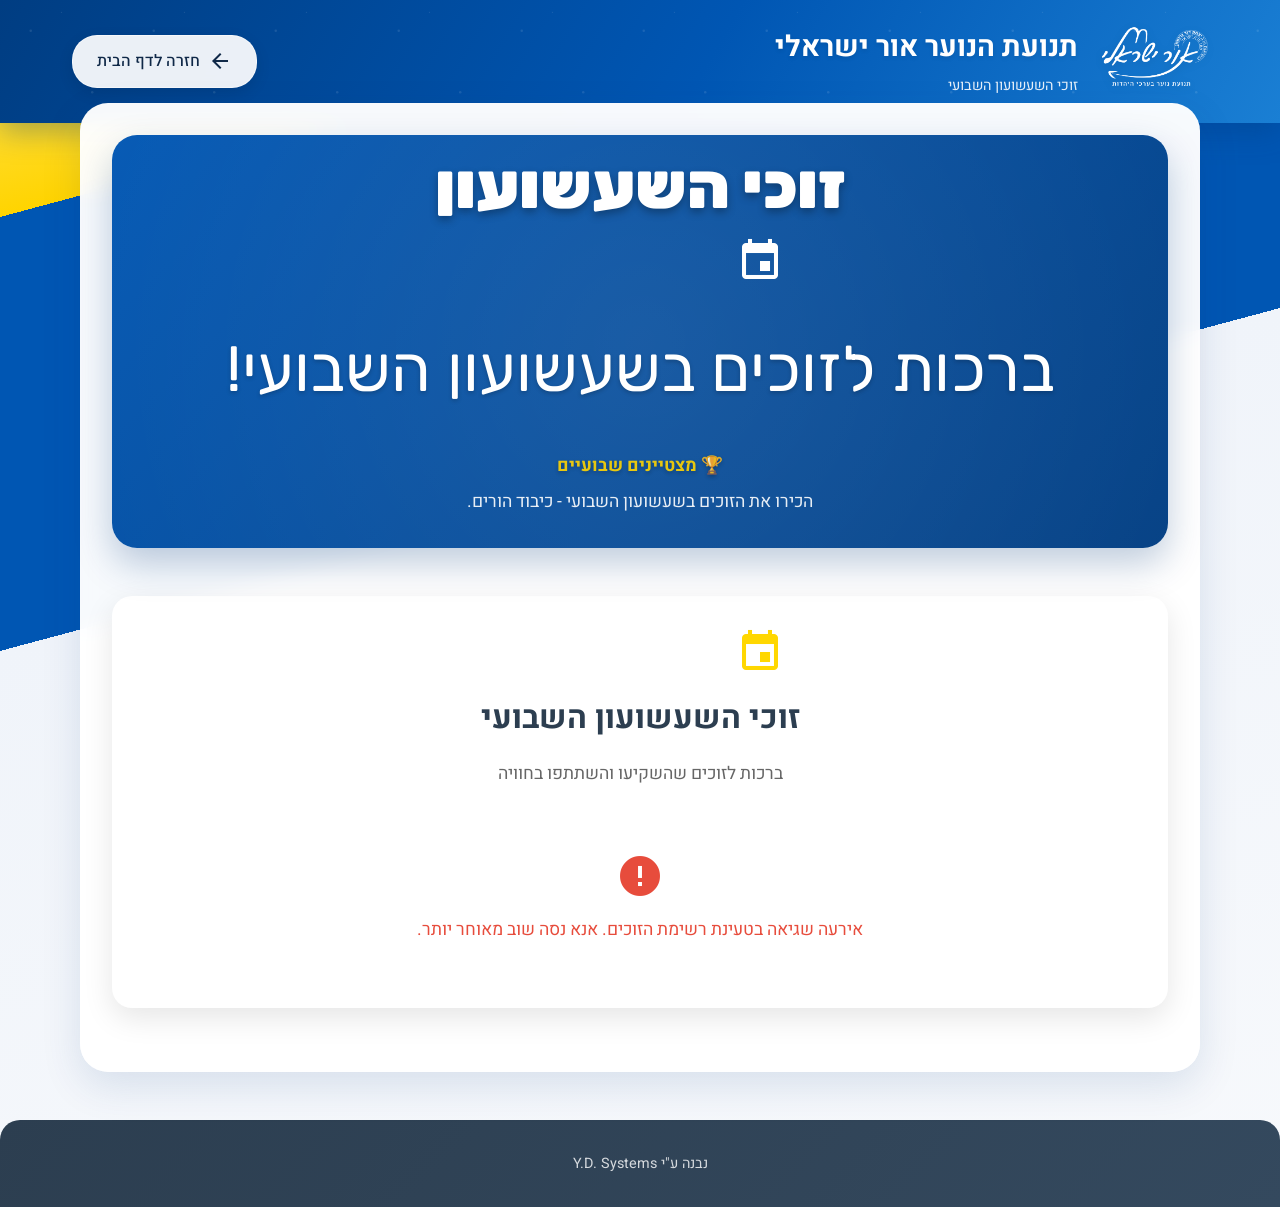
<file: winners.html>
﻿<!DOCTYPE html>
<html dir="rtl" lang="he">
<head>
    <!-- Google Analytics 4 -->
    <script async src="https://www.googletagmanager.com/gtag/js?id=G-HJV6EQFRPY"></script>
    <script>
        window.dataLayer = window.dataLayer || [];
        function gtag(){dataLayer.push(arguments);}
        gtag('js', new Date());
        gtag('config', 'G-HJV6EQFRPY');
    </script>
    <!-- End Google Analytics -->
    <meta charset="UTF-8">
    <meta name="viewport" content="width=device-width, initial-scale=1.0">
    <title>זוכי השעשועון - אור ישראלי · כיבוד הורים</title>
    <link href="https://fonts.googleapis.com/icon?family=Material+Icons" rel="stylesheet">
    <link rel="preconnect" href="https://fonts.googleapis.com">
    <link rel="preconnect" href="https://fonts.gstatic.com" crossorigin>
    <link href="https://fonts.googleapis.com/css2?family=Heebo:wght@300;400;500;600;700;800;900&family=Rubik:wght@500;600;700&display=swap" rel="stylesheet">
    <link rel="stylesheet" href="css/tokens.css">
    <link rel="stylesheet" href="css/style.css">
    <link rel="stylesheet" href="css/program-skin.css">
    <link rel="stylesheet" href="css/dark-mode.css">
    <meta name="theme-color" content="#0056b3">
    <script src="js/config.js"></script>
    <script src="js/site-config.js"></script>
    <script src="js/common.js"></script>
    <script src="js/winners.js"></script>
</head>
<body>
    <div id="loading" class="loading hidden">
        <div class="spinner"></div>
        <p>טוען...</p>
    </div>

    <header class="modern-header">
        <div class="header-content">
            <div class="logo-container">
                <div class="main-logo">
                    <img src="assets/logos/or-israeli-logo.png" alt="אור ישראלי">
                </div>
                <div class="logo-text">
                    <h2>תנועת הנוער אור ישראלי</h2>
                    <p>זוכי השעשועון השבועי</p>
                </div>
            </div>
            <a href="index.html" class="back-button">
                <span class="material-icons">arrow_back</span>
                חזרה לדף הבית
            </a>
        </div>
    </header>

    <main class="modern-main">
        <section class="hero-section">
            <div class="hero-content">
                <div class="hero-title">
                    <h1 class="main-title">זוכי השעשועון</h1>
                    <span class="material-icons shofar-icon">emoji_events</span>
                </div>
                <p class="hero-question">ברכות לזוכים בשעשועון השבועי!</p>
                <div class="hero-description">
                    <p class="highlight-text">🏆 מצטיינים שבועיים</p>
                    <p>הכירו את הזוכים בשעשועון השבועי - כיבוד הורים.</p>
                </div>
            </div>
        </section>

        <div class="winners-container">
            <div class="winners-header">
                <span class="material-icons winners-icon">emoji_events</span>
                <h2>זוכי השעשועון השבועי</h2>
                <p>ברכות לזוכים שהשקיעו והשתתפו בחוויה</p>
            </div>

            <div class="winners-list" id="winnersList">
                <!-- Winners will be loaded here -->
            </div>

            <div class="no-winners" id="noWinners" style="display: none;">
                <span class="material-icons">info</span>
                <p>עדיין אין זוכים בשעשועון השבועי </p>
                
                <p>  -היה הראשון לזכות!</p>
            </div>
        </div>
    </main>

    <footer class="modern-footer">
        <p class="footer-credit" onclick="showContactInfo()">נבנה ע"י Y.D. Systems</p>
    </footer>
</body>
</html>
</file>
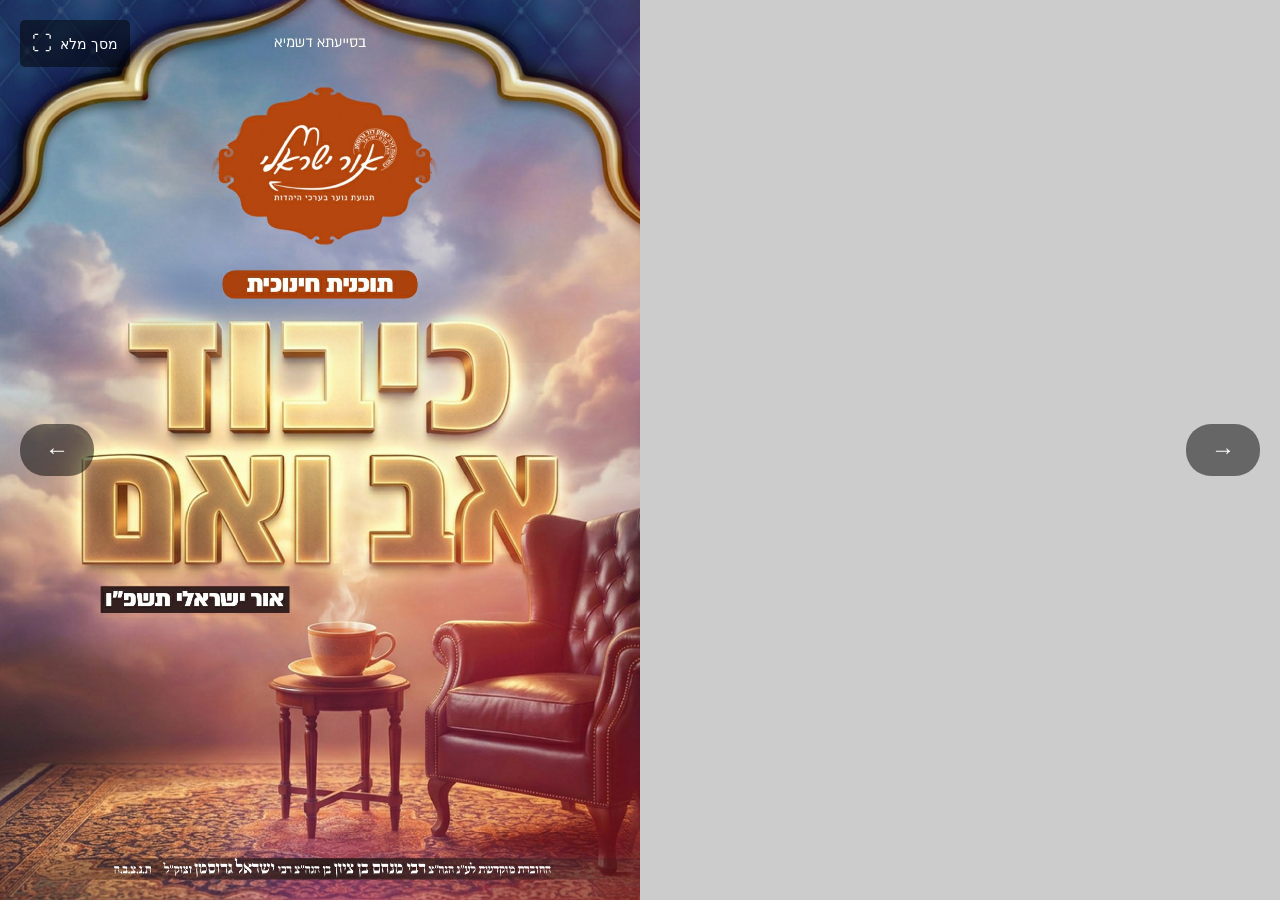
<file: turn.js/hoveret/hoveret.html>
<!doctype html>
<html>
<head>
<meta name="viewport" content="width=device-width, initial-scale=1.0">
<script type="text/javascript" src="https://code.jquery.com/jquery-1.7.1.min.js"></script>
<script type="text/javascript" src="../turn.min.js"></script>
<!-- שימו לב: יש לוודא ש-turn.min.js הוא הגרסה המתוקנת (כלומר, turn.js לאחר השינוי) -->

<style type="text/css">
body{
	background:#ccc;
	margin: 0;
	padding: 0;
	overflow: hidden;
}
#magazine{
	/* ניתן להגדיר רוחב וגובה מותאמים או להשתמש ב-100vw/100vh */
	width: 100vw;
	height: 100vh;
}
#magazine .turn-page{
	background-color: #ccc;
	background-size: cover;
	background-position: center;
	background-repeat: no-repeat;
}
.navigation-button {
	position: fixed;
	top: 50%;
	transform: translateY(-50%);
	background: rgba(0, 0, 0, 0.5);
	color: white;
	border: none;
	padding: 12px 20px;
	cursor: pointer;
	z-index: 1000;
	border-radius: 25px;
	transition: all 0.3s ease;
	font-family: Arial, sans-serif;
}

.navigation-button:hover {
	background: rgba(0, 0, 0, 0.8);
	transform: scale(1.1);
}

.navigation-button.prev-button {
	right: 20px;
}

.navigation-button.next-button {
	left: 20px;
}

/* עיצוב כפתור מסך מלא */
.fullscreen-button {
	position: fixed;
	top: 20px;
	left: 20px;
	background: rgba(0, 0, 0, 0.5);
	color: white;
	border: none;
	padding: 12px;
	cursor: pointer;
	z-index: 1000;
	border-radius: 5px;
	transition: all 0.3s;
	display: flex;
	align-items: center;
	gap: 8px;
}

.fullscreen-button:hover {
	background: rgba(0, 0, 0, 0.8);
	transform: scale(1.05);
}

.fullscreen-button .icon {
	font-size: 20px;
}

.fullscreen-button .text {
	font-size: 14px;
	font-family: Arial, sans-serif;
}

/* עיצוב אייקון מסך מלא */
.fullscreen-button[data-fullscreen="true"] .icon::before {
	content: "⎯";
}

.fullscreen-button[data-fullscreen="false"] .icon::before {
	content: "⛶";
}

.fullscreen-button[data-fullscreen="true"] .text {
	content: "צא ממסך מלא";
}

.fullscreen-button[data-fullscreen="false"] .text {
	content: "מסך מלא";
}

/* סגנון החצים */
.navigation-button .arrow {
	font-size: 24px;
	display: inline-block;
	vertical-align: middle;
	margin: 0 5px;
}

/* הסתרת כפתורי ניווט במצב רגיל */
@media screen and (max-height: 500px) {
	.navigation-controls {
		display: none;
	}
}

/* עיצוב כפתורים במצב מסך מלא */
.fullscreen-controls {
	position: fixed;
	bottom: 30px;
	left: 50%;
	transform: translateX(-50%);
	display: none;
	gap: 20px;
	z-index: 1000;
	flex-direction: row;
	justify-content: center;
	align-items: center;
}

.fullscreen-controls .navigation-button {
	position: static;
	transform: none;
	background: #1abc9c; /* צבע האתר */
	padding: 15px 30px;
	font-size: 16px;
	display: flex;
	align-items: center;
	gap: 10px;
	box-shadow: 0 4px 6px rgba(0, 0, 0, 0.1);
	margin: 0 10px;
}

.fullscreen-controls .navigation-button:hover {
	background: #16a085; /* צבע כהה יותר בhover */
	transform: translateY(-2px);
	box-shadow: 0 6px 8px rgba(0, 0, 0, 0.2);
}

.fullscreen-controls .navigation-button .arrow {
	font-size: 24px;
}

/* אנימציית טעינה */
#magazine > div[data-background]:not([style*="background-image"])::after {
	content: '';
	position: absolute;
	top: 50%;
	left: 50%;
	transform: translate(-50%, -50%);
	width: 40px;
	height: 40px;
	border: 4px solid #f3f3f3;
	border-top: 4px solid #1abc9c;
	border-radius: 50%;
	animation: spin 1s linear infinite;
}

@keyframes spin {
	0% { transform: translate(-50%, -50%) rotate(0deg); }
	100% { transform: translate(-50%, -50%) rotate(360deg); }
}

/* סגנון למקרה של שגיאת טעינה */
#magazine .turn-page.load-error::after {
	content: 'שגיאה בטעינת העמוד';
	position: absolute;
	top: 50%;
	left: 50%;
	transform: translate(-50%, -50%);
	color: #ff0000;
	font-family: Arial, sans-serif;
	font-size: 16px;
	text-align: center;
}
</style>
</head>
<body>

<button class="fullscreen-button" data-fullscreen="false" onclick="toggleFullScreen()">
	<span class="icon"></span>
	<span class="text">מסך מלא</span>
</button>

<!-- כפתורי ניווט רגילים -->
<button class="navigation-button prev-button" onclick="$('#magazine').turn('previous');">
	<span class="arrow">&#8594;</span>
</button>

<button class="navigation-button next-button" onclick="$('#magazine').turn('next');">
	<span class="arrow">&#8592;</span>
</button>

<!-- כפתורי ניווט למסך מלא -->
<div class="fullscreen-controls">
	<button class="navigation-button next-button" onclick="$('#magazine').turn('next');">
		<span class="arrow">&#8592;</span>
		<span>הבא</span>
	</button>
	<button class="navigation-button prev-button" onclick="$('#magazine').turn('previous');">
		<span>הקודם</span>
		<span class="arrow">&#8594;</span>
	</button>
</div>

<div id="magazine">
	<div class="page" data-background="pages/1.jpg"></div>
	<div class="page" data-background="pages/2.jpg"></div>
	<div class="page" data-background="pages/3.jpg"></div>
	<!-- <div class="page" data-background="pages/4.jpg"></div> -->
	<div style="background-image:url(pages/4.jpg);"></div>
	<div style="background-image:url(pages/5.jpg);"></div>
	<div style="background-image:url(pages/6.jpg);"></div>
	<div style="background-image:url(pages/7.jpg);"></div>
	<div style="background-image:url(pages/8.jpg);"></div>
	<div style="background-image:url(pages/9.jpg);"></div>
	<div style="background-image:url(pages/10.jpg);"></div>
	<div style="background-image:url(pages/11.jpg);"></div>
	<div style="background-image:url(pages/12.jpg);"></div>
	<div style="background-image:url(pages/13.jpg);"></div>
	<div style="background-image:url(pages/14.jpg);"></div>
	<div style="background-image:url(pages/15.jpg);"></div>
	<div style="background-image:url(pages/16.jpg);"></div>
	<div style="background-image:url(pages/17.jpg);"></div>
	<div style="background-image:url(pages/18.jpg);"></div>
	<div style="background-image:url(pages/19.jpg);"></div>
	<div style="background-image:url(pages/20.jpg);"></div>
	<div style="background-image:url(pages/21.jpg);"></div>
	<div style="background-image:url(pages/22.jpg);"></div>
	<div style="background-image:url(pages/23.jpg);"></div>
	<div style="background-image:url(pages/24.jpg);"></div>
	<div style="background-image:url(pages/25.jpg);"></div>
	<div style="background-image:url(pages/26.jpg);"></div>
	<div style="background-image:url(pages/27.jpg);"></div>
	<div style="background-image:url(pages/28.jpg);"></div>
	<div style="background-image:url(pages/29.jpg);"></div>
	<div style="background-image:url(pages/30.jpg);"></div>
	<div style="background-image:url(pages/31.jpg);"></div>
	<div style="background-image:url(pages/32.jpg);"></div>
	<div style="background-image:url(pages/33.jpg);"></div>
	<div style="background-image:url(pages/34.jpg);"></div>
	<div style="background-image:url(pages/35.jpg);"></div>
	<div style="background-image:url(pages/36.jpg);"></div>
	<div style="background-image:url(pages/37.jpg);"></div>
	<div style="background-image:url(pages/38.jpg);"></div>
	<div style="background-image:url(pages/39.jpg);"></div>
	<div style="background-image:url(pages/40.jpg);"></div>
	<div style="background-image:url(pages/41.jpg);"></div>
	<div style="background-image:url(pages/42.jpg);"></div>
	<div style="background-image:url(pages/43.jpg);"></div>
	<div style="background-image:url(pages/44.jpg);"></div>
	<div style="background-image:url(pages/45.jpg);"></div>
	<div style="background-image:url(pages/46.jpg);"></div>
	<div style="background-image:url(pages/47.jpg);"></div>
	<div style="background-image:url(pages/48.jpg);"></div>
	<div style="background-image:url(pages/49.jpg);"></div>
	<div style="background-image:url(pages/50.jpg);"></div>
	<div style="background-image:url(pages/51.jpg);"></div>
	<div style="background-image:url(pages/52.jpg);"></div>
	<div style="background-image:url(pages/53.jpg);"></div>
	<div style="background-image:url(pages/54.jpg);"></div>
	<div style="background-image:url(pages/55.jpg);"></div>
	<div style="background-image:url(pages/56.jpg);"></div>
	<div style="background-image:url(pages/57.jpg);"></div>
	<div style="background-image:url(pages/58.jpg);"></div>
	<div style="background-image:url(pages/59.jpg);"></div>
	<div style="background-image:url(pages/60.jpg);"></div>
	<div style="background-image:url(pages/61.jpg);"></div>
	<div style="background-image:url(pages/62.jpg);"></div>
	<div style="background-image:url(pages/63.jpg);"></div>
	<div style="background-image:url(pages/64.jpg);"></div>
	

</div>

<script type="text/javascript">
	// הגדרת משתנים גלובליים
	const aspectRatio = 1.4; // יחס גובה-רוחב קבוע
	const preloadQueue = new Set(); // תור טעינה
	const loadedPages = new Set(); // עמודים שכבר נטענו

	// פונקציה לטעינת תמונה בודדת
	function loadSinglePage(pageNum) {
		if (loadedPages.has(pageNum)) return Promise.resolve();
		
		const page = $(`#magazine > div:nth-child(${pageNum})`);
		if (!page.length) return Promise.resolve();
		
		return new Promise((resolve) => {
			const img = new Image();
			
			img.onload = function() {
				page.css('background-image', `url(pages/${pageNum}.jpg)`);
				loadedPages.add(pageNum);
				resolve();
			};
			
			img.onerror = function() {
				console.error(`שגיאה בטעינת עמוד ${pageNum}`);
				resolve();
			};
			
			img.src = `pages/${pageNum}.jpg`;
		});
	}

	// פונקציה לטעינת קבוצת עמודים
	function loadPageGroup(startPage, count = 4) {
		const pagesToLoad = [];
		for (let i = 0; i < count; i++) {
			const pageNum = startPage + i;
			if (!loadedPages.has(pageNum) && !preloadQueue.has(pageNum)) {
				preloadQueue.add(pageNum);
				pagesToLoad.push(pageNum);
			}
		}
		
		// טעינת העמודים בזה אחר זה
		return pagesToLoad.reduce((promise, pageNum) => {
			return promise.then(() => loadSinglePage(pageNum))
				.then(() => preloadQueue.delete(pageNum));
		}, Promise.resolve());
	}

	// פונקציה לטעינה מקדימה של העמודים הבאים
	function preloadNextPages(currentPage) {
		// טעינת 4 העמודים הבאים
		loadPageGroup(currentPage + 2);
	}

	$(window).ready(function() {
		// טעינת 3 העמודים הראשונים מיד
		loadPageGroup(1, 3).then(() => {
			$('#magazine').turn({
				display: 'double',
				acceleration: true,
				gradients: !$.isTouch,
				elevation: 50,
				reverse: true,
				autoCenter: true,
				page: 1,
				cornerSize: 100,
				touch: {
					passive: true
				},
				corners: { 
					forward: ['bl', 'tl'],
					backward: ['br', 'tl']
				},
				when: {
					turning: function(e, page, view) {
						// טעינת העמודים הבאים כשמתקרבים אליהם
						preloadNextPages(page);
					},
					turned: function(e, page, view) {
						console.log('עמוד נבחר:', page, 'תצוגה:', view);
					}
				}
			});
		});
	});
	
	$(window).bind('keydown', function(e){
		if (e.keyCode==37)  // חץ שמאלה – עמוד הבא
			$('#magazine').turn('next');
		else if (e.keyCode==39)  // חץ ימינה – עמוד הקודם
			$('#magazine').turn('previous');
	});

	// פונקציה לטיפול במסך מלא
	function toggleFullScreen() {
		const elem = document.documentElement;
		const button = document.querySelector('.fullscreen-button');
		const magazine = $('#magazine');
		const regularButtons = $('.navigation-button:not(.fullscreen-controls *)');
		const fullscreenControls = $('.fullscreen-controls');
		
		// שמירת המיקום המקורי של הכפתורים
		const originalButtonPositions = {
			prev: {
				position: 'fixed',
				top: '50%',
				right: '20px',
				transform: 'translateY(-50%)'
			},
			next: {
				position: 'fixed',
				top: '50%',
				left: '20px',
				transform: 'translateY(-50%)'
			}
		};
		
		function calculateOptimalSize() {
			const width = window.innerWidth;
			const height = window.innerHeight;
			
			if (width / height > aspectRatio) {
				return {
					height: height,
					width: height * aspectRatio
				};
			}
			return {
				width: width,
				height: width / aspectRatio
			};
		}

		if (!document.fullscreenElement) {
			elem.requestFullscreen().then(() => {
				requestAnimationFrame(() => {
					const size = calculateOptimalSize();
					magazine.turn('size', size.width, size.height);
					magazine.css({
						'position': 'fixed',
						'top': '50%',
						'left': '50%',
						'transform': 'translate(-50%, -50%)'
					});
					
					button.setAttribute('data-fullscreen', 'true');
					button.querySelector('.text').textContent = 'צא ממסך מלא';
					
					regularButtons.fadeOut();
					fullscreenControls.fadeIn().css('display', 'flex');
				});
			});
		} else {
			Promise.resolve()
				.then(() => {
					if (document.exitFullscreen) {
						return document.exitFullscreen();
					} else if (document.webkitExitFullscreen) {
						return document.webkitExitFullscreen();
					} else if (document.mozCancelFullScreen) {
						return document.mozCancelFullScreen();
					} else if (document.msExitFullscreen) {
						return document.msExitFullscreen();
					}
				})
				.then(() => {
					requestAnimationFrame(() => {
						const size = calculateOptimalSize();
						magazine.turn('size', size.width, size.height);
						magazine.css({
							'position': 'relative',
							'top': 'auto',
							'left': 'auto',
							'transform': 'none'
						});
						
						button.setAttribute('data-fullscreen', 'false');
						button.querySelector('.text').textContent = 'מסך מלא';
						
						fullscreenControls.fadeOut();
						regularButtons.fadeIn().each(function() {
							const $btn = $(this);
							const isNext = $btn.hasClass('next-button');
							const pos = isNext ? originalButtonPositions.next : originalButtonPositions.prev;
							$btn.css(pos);
						});
					});
				});
		}
	}

	// עדכון כפתור מסך מלא
	document.querySelector('.fullscreen-button').onclick = toggleFullScreen;
</script>

</body>
</html>
</file>
<file: css/tokens.css>
/**
 * משתני עיצוב גלובליים - מחזור חדש מחליף ערכים כאן (או קובץ ערכת צבע נפרד).
 */
:root {
    --site-blue: #0056b3;
    --site-blue-dark: #003d82;
    --site-blue-soft: #e8f1fb;
    --site-yellow: #ffe566;
    --site-yellow-strong: #ffd400;
    --site-red: #e32222;
    --site-white: #ffffff;
    --site-ink: #0f2847;
    --site-muted: #5a6f85;
    --site-card: #ffffff;
    --site-radius-lg: 1.25rem;
    --site-radius-xl: 1.75rem;
    --site-shadow: 0 14px 40px rgba(0, 56, 120, 0.12);
    --site-shadow-hover: 0 20px 48px rgba(0, 56, 120, 0.18);
    --site-font-display: 'Rubik', 'Heebo', system-ui, sans-serif;
    --site-font-body: 'Heebo', system-ui, sans-serif;
    --site-max: 1120px;
}
</file>
<file: css/style.css>
/* Modern Light Design - תנועת הנוער אור ישראלי */

/* Reset and Base Styles */
* {
    margin: 0;
    padding: 0;
    box-sizing: border-box;
}

/* וידוא שהרקע תמיד בהיר */
body {
    font-family: 'Heebo', -apple-system, BlinkMacSystemFont, 'Segoe UI', Roboto, sans-serif;
    line-height: 1.6;
    color: #2c3e50;
    background: linear-gradient(135deg, #667eea 0%, #764ba2 100%) !important;
    min-height: 100vh;
    direction: rtl;
}

/* וידוא שהרקע תמיד בהיר גם במצב חושך של המערכת */
@media (prefers-color-scheme: dark) {
    body {
        background: linear-gradient(135deg, #667eea 0%, #764ba2 100%) !important;
        color: #2c3e50 !important;
    }
    
    .modern-main {
        background: rgba(255, 255, 255, 0.95) !important;
        color: #2c3e50 !important;
    }
}

/* Modern Header */
.modern-header {
    background: linear-gradient(135deg, #4A90E2 0%, #357ABD 100%) !important;
    color: white;
    padding: 1.5rem 0;
    box-shadow: 0 4px 20px rgba(74, 144, 226, 0.3);
    position: relative;
    overflow: hidden;
}

.modern-header::before {
    content: '';
    position: absolute;
    top: 0;
    left: 0;
    right: 0;
    bottom: 0;
    background: url('data:image/svg+xml,<svg xmlns="http://www.w3.org/2000/svg" viewBox="0 0 100 100"><defs><pattern id="grain" width="100" height="100" patternUnits="userSpaceOnUse"><circle cx="25" cy="25" r="1" fill="white" opacity="0.1"/><circle cx="75" cy="75" r="1" fill="white" opacity="0.1"/><circle cx="50" cy="10" r="0.5" fill="white" opacity="0.1"/></pattern></defs><rect width="100" height="100" fill="url(%23grain)"/></svg>');
    pointer-events: none;
}

.header-content {
    max-width: 1200px;
    margin: 0 auto;
    padding: 0 2rem;
    position: relative;
    z-index: 1;
    display: flex;
    justify-content: space-between;
    align-items: center;
}
.header-content-home-page {
    max-width: 1200px;
    margin: 0 auto;
    padding: 0 2rem;
    position: relative;
    z-index: 1;
    display: flex;
    justify-content: center;
    align-items: center;
}

.logo-container {
    display: flex;
    flex-wrap: nowrap;
    align-items: center;
    gap: 1.5rem;
    /* flex-wrap: wrap; */
}

.main-logo img {
    height: 60px;
    width: auto;
    filter: drop-shadow(0 2px 4px rgba(0,0,0,0.1));
}

.logo-text h2 {
    font-size: 1.8rem;
    font-weight: 700;
    margin-bottom: 0.25rem;
    text-shadow: 0 2px 4px rgba(0,0,0,0.1);
}

.logo-text p {
    font-size: 0.9rem;
    opacity: 0.9;
    margin: 0.1rem 0;
}

.back-button {
    background: rgba(255,255,255,0.2);
    color: rgb(3, 3, 3);
    text-decoration: none;
    padding: 0.75rem 1.5rem;
    border-radius: 10px;
    display: flex;
    align-items: center;
    gap: 0.5rem;
    backdrop-filter: blur(10px);
    border: 1px solid rgba(255,255,255,0.3);
    transition: all 0.3s ease;
}

.back-button:hover {
    background: rgba(255,255,255,0.3);
    transform: translateY(-2px);
}

/* Modern Main */
.modern-main {
    max-width: 1200px;
    margin: 0 auto;
    padding: 2rem;
    background: rgba(255, 255, 255, 0.95) !important;
    backdrop-filter: blur(10px);
    border-radius: 20px;
    margin-top: -20px;
    position: relative;
    z-index: 2;
    box-shadow: 0 20px 40px rgba(0,0,0,0.1);
}

/* Hero Section */
.hero-section {
    background: linear-gradient(135deg, #20B2AA 0%, #008B8B 100%) !important;
    border-radius: 25px;
    /* padding: 3rem 2rem; */
    text-align: center;
    color: white;
    margin-bottom: 3rem;
    box-shadow: 0 20px 40px rgba(32, 178, 170, 0.3);
    position: relative;
    overflow: hidden;
}

.hero-section::before {
    content: '';
    position: absolute;
    top: -50%;
    left: -50%;
    width: 200%;
    height: 200%;
    background: radial-gradient(circle, rgba(255,255,255,0.1) 0%, transparent 70%);
    animation: float 6s ease-in-out infinite;
}

@keyframes float {
    0%, 100% { transform: translateY(0px) rotate(0deg); }
    50% { transform: translateY(-20px) rotate(180deg); }
}

.hero-content {
    position: relative;
    z-index: 2;
}

.hero-icon-left {
    position: absolute;
    left: -20px;
    top: 70%;
    transform: translateY(-50%);
    z-index: 1;
}

.boy-salute-icon {
    width: 300px;
    height: auto;
    filter: drop-shadow(0 4px 8px rgba(0,0,0,0.2));
    opacity: 0.9;
}

.hero-title {
    margin-bottom: 1.5rem;
    position: relative;
    z-index: 3;
}

.main-title {
    font-size: 4rem;
    font-weight: 900;
    text-shadow: 0 4px 8px rgba(0,0,0,0.3);
    margin: 0;
}

.shofar-icon {
    font-size: 3rem;
    animation: bounce 2s infinite;
}
@media (max-width: 480px) {
    .shofar-icon {
        display: none;
    }
}

@keyframes bounce {
    0%, 20%, 50%, 80%, 100% { transform: translateY(0); }
    40% { transform: translateY(-10px); }
    60% { transform: translateY(-5px); }
}

.hero-question {
    font-size: 4rem;
    font-weight: 600;
    margin-bottom: 2rem;
    text-shadow: 0 2px 4px rgba(0,0,0,0.2);
    font-family: "Rubik Doodle Shadow", system-ui;
    font-weight: 400;
    font-style: normal;
}

.hero-description {
    margin-bottom: 2rem;
}

.highlight-text {
    font-size: 1.3rem;
    font-weight: 700;
    margin-bottom: 0.5rem;
    color: #FFD700;
    text-shadow: 0 2px 4px rgba(0,0,0,0.3);
}

.hero-description p {
    font-size: 1.1rem;
    opacity: 0.9;
}

/* Quiz Announcement */
.quiz-announcement {
    background: linear-gradient(135deg, #667eea 0%, #764ba2 100%);
    color: white;
    padding: 2rem;
    border-radius: 20px;
    margin-bottom: 2rem;
    text-align: center;
    position: relative;
}

.announcement-content {
    position: relative;
}

.close-announcement {
    position: absolute;
    top: -10px;
    right: -10px;
    background: rgba(255,255,255,0.2);
    border: none;
    color: white;
    width: 30px;
    height: 30px;
    border-radius: 50%;
    cursor: pointer;
    display: flex;
    align-items: center;
    justify-content: center;
    transition: background 0.3s ease;
}

.close-announcement:hover {
    background: rgba(255,255,255,0.3);
}

.quiz-announcement h2 {
    font-size: 2rem;
    margin-bottom: 1rem;
    text-shadow: 0 2px 4px rgba(0,0,0,0.3);
}

.quiz-announcement p {
    font-size: 1.1rem;
    margin-bottom: 2rem;
    opacity: 0.9;
}

.start-quiz-btn {
    background: rgba(255,255,255,0.2);
    color: white;
    border: none;
    padding: 1rem 2rem;
    border-radius: 15px;
    font-size: 1.1rem;
    font-weight: 600;
    cursor: pointer;
    backdrop-filter: blur(10px);
    border: 1px solid rgba(255,255,255,0.3);
    transition: all 0.3s ease;
}

.start-quiz-btn:hover {
    background: rgba(255,255,255,0.3);
    transform: translateY(-2px);
}

/* Registration Form */
.registration-form {
    background: white;
    padding: 2rem;
    border-radius: 20px;
    box-shadow: 0 10px 30px rgba(0,0,0,0.1);
    margin-bottom: 2rem;
}

.registration-form h3 {
    font-size: 1.8rem;
    font-weight: 600;
    color: #2c3e50;
    margin-bottom: 2rem;
    text-align: center;
}

.form-group {
    margin-bottom: 1.5rem;
}

.form-group label {
    display: block;
    font-weight: 600;
    color: #2c3e50;
    margin-bottom: 0.5rem;
}

.form-group input[type="text"],
.form-group input[type="tel"],
.form-group select,
.form-group textarea {
    width: 100%;
    padding: 1rem;
    border: 2px solid #e0e0e0;
    border-radius: 10px;
    font-size: 1rem;
    transition: all 0.3s ease;
    font-family: inherit;
    background: #fafafa;
}

.form-group input:focus,
.form-group select:focus,
.form-group textarea:focus {
    outline: none;
    border-color: #667eea;
    box-shadow: 0 0 0 3px rgba(102, 126, 234, 0.1);
    background: white;
    transform: translateY(-1px);
}

.branch-search-container {
    position: relative;
}

.branch-results {
    position: absolute;
    top: 100%;
    left: 0;
    right: 0;
    background: white;
    border: 2px solid #e0e0e0;
    border-top: none;
    border-radius: 0 0 10px 10px;
    max-height: 200px;
    overflow-y: auto;
    z-index: 1000;
    display: none;
    box-shadow: 0 4px 12px rgba(0,0,0,0.15);
}

.branch-option {
    padding: 0.75rem 1rem;
    cursor: pointer;
    display: flex;
    align-items: center;
    gap: 0.5rem;
    transition: background 0.3s ease;
    border-bottom: 1px solid #f0f0f0;
}

.branch-option:last-child {
    border-bottom: none;
}

.branch-option:hover {
    background: #f8f9fa;
}

.branch-option .material-icons {
    color: #667eea;
    font-size: 1.2rem;
}

.branch-option .branch-name {
    font-weight: 500;
    color: #2c3e50;
}

.no-branches-message {
    padding: 1rem;
    text-align: center;
    color: #666;
    font-style: italic;
}

/* מתג מעוצב */
.toggle-wrapper {
    display: flex;
    align-items: center;
    gap: 1rem;
    margin-bottom: 1.5rem;
}

.toggle-switch {
    position: relative;
    display: inline-block;
    width: 60px;
    height: 34px;
}

.toggle-switch input {
    opacity: 0;
    width: 0;
    height: 0;
}

.toggle-slider {
    position: absolute;
    cursor: pointer;
    top: 0;
    left: 0;
    right: 0;
    bottom: 0;
    background-color: #ccc;
    transition: 0.4s;
    border-radius: 34px;
    box-shadow: inset 0 2px 4px rgba(0,0,0,0.1);
}

.toggle-slider:before {
    position: absolute;
    content: "";
    height: 26px;
    width: 26px;
    left: 4px;
    bottom: 4px;
    background-color: white;
    transition: 0.4s cubic-bezier(0.4, 0, 0.2, 1);
    border-radius: 50%;
    box-shadow: 0 2px 4px rgba(0,0,0,0.2);
}

.toggle-switch input:checked + .toggle-slider {
    background: linear-gradient(135deg, #667eea 0%, #764ba2 100%);
}

.toggle-switch input:checked + .toggle-slider:before {
    transform: translateX(26px);
    box-shadow: 0 2px 8px rgba(102, 126, 234, 0.3);
}

.toggle-switch:hover .toggle-slider {
    box-shadow: inset 0 2px 4px rgba(0,0,0,0.15), 0 0 0 3px rgba(102, 126, 234, 0.1);
}

.toggle-switch input:checked + .toggle-slider {
    box-shadow: inset 0 2px 4px rgba(0,0,0,0.1), 0 0 0 3px rgba(102, 126, 234, 0.2);
}

.toggle-switch input:focus + .toggle-slider {
    box-shadow: inset 0 2px 4px rgba(0,0,0,0.1), 0 0 0 3px rgba(102, 126, 234, 0.3);
}

.toggle-label {
    font-weight: 500;
    color: #2c3e50;
    font-size: 1rem;
}

/* הודעת הצלחה זמנית */
.temp-success-message {
    display: flex;
    align-items: center;
    gap: 0.5rem;
    background: linear-gradient(135deg, #27ae60 0%, #2ecc71 100%);
    color: white;
    padding: 1rem;
    border-radius: 10px;
    margin-bottom: 1.5rem;
    animation: slideInDown 0.5s ease-out, fadeOut 0.5s ease-out 2.5s forwards;
    box-shadow: 0 4px 15px rgba(39, 174, 96, 0.3);
}

.temp-success-message .material-icons {
    font-size: 1.2rem;
}

@keyframes slideInDown {
    from {
        opacity: 0;
        transform: translateY(-20px);
    }
    to {
        opacity: 1;
        transform: translateY(0);
    }
}

@keyframes fadeOut {
    from {
        opacity: 1;
        transform: translateY(0);
    }
    to {
        opacity: 0;
        transform: translateY(-10px);
    }
}

.checkbox-group {
    display: flex;
    align-items: center;
}

.checkbox-label {
    display: flex;
    align-items: center;
    gap: 0.5rem;
    cursor: pointer;
    font-weight: 500;
}

.checkbox-label input[type="checkbox"] {
    width: 18px;
    height: 18px;
}

.submit-button {
    width: 100%;
    background: linear-gradient(135deg, #667eea 0%, #764ba2 100%);
    color: white;
    border: none;
    padding: 1rem 2rem;
    border-radius: 15px;
    font-size: 1.1rem;
    font-weight: 600;
    cursor: pointer;
    transition: all 0.3s ease;
    box-shadow: 0 8px 25px rgba(102, 126, 234, 0.3);
    position: relative;
    overflow: hidden;
}

.submit-button .loading-spinner {
    display: flex;
    align-items: center;
    gap: 0.5rem;
    justify-content: center;
    position: absolute;
    top: 50%;
    left: 50%;
    transform: translate(-50%, -50%);
    width: 100%;
    opacity: 0;
    transition: opacity 0.3s ease;
}

.submit-button .loading-spinner:not(.hidden) {
    opacity: 1;
}

.submit-button .btn-text {
    transition: opacity 0.3s ease;
}

.submit-button .btn-text.hidden {
    opacity: 0;
    pointer-events: none;
}

.submit-button:disabled {
    opacity: 0.8;
    cursor: not-allowed;
    transform: none;
}

.submit-button:disabled::before {
    display: none;
}

.submit-button::before {
    content: '';
    position: absolute;
    top: 0;
    left: -100%;
    width: 100%;
    height: 100%;
    background: linear-gradient(90deg, transparent, rgba(255,255,255,0.2), transparent);
    transition: left 0.5s;
}

.submit-button:hover::before {
    left: 100%;
}

.submit-button:hover {
    transform: translateY(-2px);
    box-shadow: 0 15px 35px rgba(102, 126, 234, 0.4);
}

.submit-button:disabled {
    opacity: 0.6;
    cursor: not-allowed;
    transform: none;
}

.loading-button {
    position: relative;
}

.loading-button .spinner {
    width: 20px;
    height: 20px;
    border: 2px solid rgba(255,255,255,0.3);
    border-top: 2px solid white;
    border-radius: 50%;
    animation: spin 1s linear infinite;
    margin-left: 0.5rem;
}

/* Quiz Section */
.quiz-section {
    background: white;
    padding: 2rem;
    border-radius: 20px;
    box-shadow: 0 10px 30px rgba(0,0,0,0.1);
    margin-top: 2rem;
}

.quiz-section.hidden {
    display: none;
}

.quiz-introduction {
    background: linear-gradient(135deg, #FF8C42 0%, #FF6B35 100%);
    color: white;
    padding: 1.5rem;
    border-radius: 15px;
    margin-bottom: 2rem;
    text-align: center;
}

.quiz-introduction h3 {
    font-size: 1.5rem;
    margin-bottom: 1rem;
}

.quiz-introduction p {
    font-size: 1rem;
    line-height: 1.6;
}

/* Progress Container */
.progress-container {
    background: #f8f9fa;
    border-radius: 15px;
    padding: 1.5rem;
    margin-bottom: 2rem;
    position: relative;
}

.progress-bar {
    width: 0%;
    height: 8px;
    background: linear-gradient(135deg, #667eea 0%, #764ba2 100%);
    border-radius: 4px;
    transition: width 0.3s ease;
    margin-bottom: 1rem;
}

.progress-text {
    text-align: center;
    font-weight: 600;
    color: #2c3e50;
    font-size: 1.1rem;
}

.progress-dot {
    width: 12px;
    height: 12px;
    border-radius: 50%;
    background: #e0e0e0;
    margin: 0 0.25rem;
    transition: all 0.3s ease;
}

.progress-dot.active {
    background: #667eea;
    transform: scale(1.2);
}

.progress-dot.completed {
    background: #4CAF50;
}

/* Question Container */
#question-container {
    margin-bottom: 2rem;
}

.question {
    background: white;
    padding: 2rem;
    border-radius: 15px;
    box-shadow: 0 5px 15px rgba(0,0,0,0.1);
    margin-bottom: 2rem;
}

.question h3 {
    font-size: 1.3rem;
    font-weight: 600;
    color: #2c3e50;
    margin-bottom: 1.5rem;
    line-height: 1.6;
}

.options {
    display: flex;
    flex-direction: column;
    gap: 1rem;
}

.option {
    display: flex;
    align-items: center;
    padding: 1rem;
    border: 2px solid #e0e0e0;
    border-radius: 10px;
    cursor: pointer;
    transition: all 0.3s ease;
    background: white;
}

.option:hover {
    border-color: #667eea;
    background: #f8f9fa;
}

.option.selected {
    border-color: #667eea;
    background: #f0f4ff;
}

.option input[type="radio"] {
    margin-left: 1rem;
    width: 18px;
    height: 18px;
}

.option span {
    flex: 1;
    font-size: 1rem;
    color: #2c3e50;
}

.open-answer {
    width: 100%;
    padding: 1rem;
    border: 2px solid #e0e0e0;
    border-radius: 10px;
    font-size: 1rem;
    resize: vertical;
    min-height: 100px;
    font-family: inherit;
}

.open-answer:focus {
    outline: none;
    border-color: #667eea;
}

/* Quiz Controls */
.quiz-controls {
    display: flex;
    justify-content: space-between;
    align-items: center;
    gap: 1rem;
    flex-wrap: wrap;
}

.quiz-controls .nav-button {
    flex: 1;
    min-width: 120px;
    max-width: 200px;
    justify-content: center;
}

.quiz-controls .submit-button {
    flex: 1;
    min-width: 120px;
    max-width: 200px;
    margin: 0;
    display: flex;
    align-items: center;
    justify-content: center;
    gap: 0.5rem;
}

.quiz-controls .nav-button.hidden,
.quiz-controls .submit-button.hidden {
    display: none;
}

.nav-button {
    background: linear-gradient(135deg, #667eea 0%, #764ba2 100%);
    color: white;
    border: none;
    padding: 1rem 2rem;
    border-radius: 15px;
    font-size: 1rem;
    font-weight: 600;
    cursor: pointer;
    display: flex;
    align-items: center;
    justify-content: center;
    gap: 0.5rem;
    transition: all 0.3s ease;
    box-shadow: 0 8px 25px rgba(102, 126, 234, 0.3);
    width: 100%;
    text-align: center;
}

.nav-button:hover {
    transform: translateY(-2px);
    box-shadow: 0 15px 35px rgba(102, 126, 234, 0.4);
}

.nav-button.cancel-button {
    background: linear-gradient(135deg, #e74c3c 0%, #c0392b 100%);
    box-shadow: 0 8px 25px rgba(231, 76, 60, 0.3);
}

.nav-button.cancel-button:hover {
    box-shadow: 0 15px 35px rgba(231, 76, 60, 0.4);
}

.nav-button.hidden {
    display: none;
}

/* Questions Status */
.questions-status {
    display: flex;
    justify-content: center;
    gap: 0.5rem;
    margin-bottom: 2rem;
    flex-wrap: wrap;
}

.question-indicator {
    width: 15px;
    height: 15px;
    border-radius: 50%;
    background: #e0e0e0;
    cursor: pointer;
    transition: all 0.3s ease;
}

.question-indicator.answered {
    background: #4CAF50;
}

.question-indicator.current {
    background: #667eea;
    transform: scale(1.2);
}

/* הסתרת נקודות אנכיות - רק נקודות אופקיות יוצגו */
.progress-container .progress-dot {
    display: inline-block;
}

/* וידוא שאין נקודות אנכיות נוספות */
.progress-container > .progress-dot {
    display: inline-block;
}

/* הסתרת נקודות אנכיות נוספות */
.progress-container .progress-dot:not(.question-indicator) {
    display: inline-block;
}

/* וידוא שהנקודות האנכיות לא מוצגות */
.progress-container .progress-dot {
    display: inline-block !important;
}

/* הסתרת נקודות אנכיות נוספות */
.progress-container .progress-dot:not(.question-indicator) {
    display: inline-block !important;
}

/* Error Messages */
.error-message {
    color: #e74c3c;
    font-size: 0.9rem;
    margin-top: 0.5rem;
}

.form-group input.invalid {
    border-color: #e74c3c;
}

/* Section Titles */
.section-title {
    display: flex;
    align-items: center;
        gap: 1rem;
    font-size: 2rem;
    font-weight: 700;
    color: #2c3e50;
        margin-bottom: 2rem;
    text-align: center;
    justify-content: center;
}

.title-icon {
    font-size: 2.5rem;
}

/* Announcements Section */
.announcements-section {
    margin-bottom: 3rem;
}

.carousel-container {
    background: white;
    border-radius: 20px;
    padding: 2rem;
    box-shadow: 0 10px 30px rgba(0,0,0,0.1);
}

.announcement-card {
    position: relative;
    border-radius: 15px;
    overflow: hidden;
    box-shadow: 0 8px 25px rgba(0,0,0,0.15);
    transition: transform 0.3s ease;
}

.announcement-card:hover {
    transform: scale(1.02);
}

.announcement-image {
    width: 100%;
    height: auto;
    display: block;
}

.announcement-overlay {
    position: absolute;
    top: 0;
    left: 0;
    right: 0;
    bottom: 0;
    background: rgba(0,0,0,0.7);
    display: flex;
    flex-direction: column;
    align-items: center;
    justify-content: center;
    color: white;
    opacity: 0;
    transition: opacity 0.3s ease;
    cursor: pointer;
}

.announcement-card:hover .announcement-overlay {
    opacity: 1;
}

/* Updates Section */
    .updates-section {
    margin-bottom: 3rem;
    }

    .updates-container {
    background: white;
    border-radius: 20px;
    padding: 2rem;
    box-shadow: 0 10px 30px rgba(0,0,0,0.1);
}

.loading-updates {
    display: flex;
        flex-direction: column;
    align-items: center;
        justify-content: center;
    padding: 2rem;
    color: #666;
}

.loading-updates .spinner {
    width: 40px;
    height: 40px;
    border: 3px solid #f3f3f3;
    border-top: 3px solid #667eea;
    border-radius: 50%;
    animation: spin 1s linear infinite;
    margin-bottom: 1rem;
}

.update-card {
    background: linear-gradient(135deg, #4CAF50 0%, #45A049 100%);
    color: white;
        padding: 1.5rem;
    border-radius: 15px;
        margin-bottom: 1rem;
    box-shadow: 0 5px 15px rgba(76, 175, 80, 0.3);
    transition: transform 0.3s ease;
}

.update-card:hover {
    transform: translateY(-2px);
}

.update-card.new {
    border-left: 4px solid #FFD700;
}

.update-header {
    display: flex;
    align-items: center;
    gap: 1rem;
    margin-bottom: 1rem;
}

.update-header .material-icons {
    font-size: 1.5rem;
    color: #FFD700;
}

.update-header h3 {
    font-size: 1.2rem;
    font-weight: 600;
    margin: 0;
    flex-grow: 1;
}

.update-header time {
    font-size: 0.9rem;
    opacity: 0.8;
}

.update-content p {
    font-size: 1rem;
    line-height: 1.6;
    margin-bottom: 1rem;
}

.update-full-content {
    margin-top: 1rem;
    padding-top: 1rem;
    border-top: 1px solid rgba(255,255,255,0.3);
}

.read-more-btn {
    background: rgba(255,255,255,0.2);
    color: white;
    border: none;
    padding: 0.5rem 1rem;
    border-radius: 8px;
    cursor: pointer;
    font-size: 0.9rem;
    transition: background 0.3s ease;
}

.read-more-btn:hover {
    background: rgba(255,255,255,0.3);
}

.no-updates {
    text-align: center;
    padding: 2rem;
    color: #666;
}

.no-updates .material-icons {
    font-size: 3rem;
    margin-bottom: 1rem;
    opacity: 0.5;
}

.error-message {
    text-align: center;
    padding: 2rem;
    color: #e74c3c;
}

.error-message .material-icons {
    font-size: 3rem;
    margin-bottom: 1rem;
}

.update-date {
    font-size: 0.9rem;
    opacity: 0.8;
    margin-bottom: 0.5rem;
}

.update-text {
    font-size: 1.1rem;
    line-height: 1.6;
}

/* Downloads Section */
.downloads-section {
    margin-bottom: 3rem;
}

.book-viewer-container {
    background: white;
    border-radius: 20px;
    padding: 2rem;
    margin-bottom: 2rem;
    box-shadow: 0 10px 30px rgba(0,0,0,0.1);
}
@media (max-width: 480px) {
    .book-viewer-container {
        display: none;
    }
}

.viewer-title {
    display: flex;
    align-items: center;
    gap: 1rem;
    font-size: 1.5rem;
    font-weight: 600;
    margin-bottom: 1.5rem;
    color: #2c3e50;
}

.book-viewer {
    position: relative;
    border-radius: 15px;
    overflow: hidden;
    box-shadow: 0 8px 25px rgba(0,0,0,0.15);
}

.book-viewer iframe {
    width: 100%;
    height: 600px;
    border: none;
}

.downloads-container {
    display: grid;
    gap: 1.5rem;
}

.download-card {
    background: linear-gradient(135deg, #667eea 0%, #764ba2 100%) !important;
    color: white;
    text-decoration: none;
    padding: 2rem;
    border-radius: 20px;
    display: flex;
    align-items: center;
    gap: 1.5rem;
    transition: all 0.3s ease;
    box-shadow: 0 8px 25px rgba(102, 126, 234, 0.3);
}

.download-card:hover {
    transform: translateY(-3px);
    box-shadow: 0 15px 35px rgba(102, 126, 234, 0.4);
}

.download-icon {
    font-size: 2.5rem;
    flex-shrink: 0;
}

.download-info h3 {
    font-size: 1.3rem;
    font-weight: 600;
    margin-bottom: 0.5rem;
}

.download-info p {
    opacity: 0.9;
    font-size: 0.9rem;
}

.download-arrow {
    margin-right: auto;
    font-size: 2rem;
    opacity: 0.8;
}

/* Support Section */
.support-section {
    text-align: center;
    margin-bottom: 3rem;
    background: linear-gradient(135deg, #4facfe 0%, #00f2fe 100%) !important;
    color: white;
    padding: 3rem 2rem;
    border-radius: 20px;
    box-shadow: 0 10px 30px rgba(79, 172, 254, 0.3);
}

.support-text {
    font-size: 1.3rem;
    font-weight: 600;
    margin-bottom: 2rem;
}

.support-contacts {
    display: flex;
    justify-content: center;
    gap: 2rem;
    flex-wrap: wrap;
}

.support-contact {
    background: rgba(255,255,255,0.2);
    color: white;
    text-decoration: none;
    padding: 1rem 2rem;
    border-radius: 15px;
    display: flex;
    align-items: center;
    gap: 0.5rem;
    backdrop-filter: blur(10px);
    border: 1px solid rgba(255,255,255,0.3);
    transition: all 0.3s ease;
}

.support-contact:hover {
    background: rgba(255,255,255,0.3);
    transform: translateY(-2px);
}

.contact-icon {
        font-size: 1.5rem;
    }

/* Share Section */
.share-section {
    text-align: center;
    margin-bottom: 3rem;
    background: linear-gradient(135deg, #fa709a 0%, #fee140 100%) !important;
    color: white;
    padding: 3rem 2rem;
    border-radius: 20px;
    box-shadow: 0 10px 30px rgba(250, 112, 154, 0.3);
}

.share-text {
    font-size: 1.3rem;
    font-weight: 600;
    margin-bottom: 2rem;
}

.share-button {
    background: rgba(255,255,255,0.2);
    color: white;
    border: none;
    padding: 1rem 2rem;
    border-radius: 15px;
    font-size: 1.1rem;
    font-weight: 600;
    cursor: pointer;
    display: inline-flex;
    align-items: center;
    gap: 0.5rem;
    backdrop-filter: blur(10px);
    border: 1px solid rgba(255,255,255,0.3);
    transition: all 0.3s ease;
}

.share-button:hover {
    background: rgba(255,255,255,0.3);
    transform: translateY(-2px);
}

.share-icon {
    font-size: 1.5rem;
}

/* Modern Footer */
.modern-footer {
    background: linear-gradient(135deg, #2c3e50 0%, #34495e 100%) !important;
    color: white;
    text-align: center;
    padding: 2rem;
    border-radius: 20px 20px 0 0;
    margin-top: 3rem;
}

.footer-credit {
    font-size: 0.9rem;
    opacity: 0.8;
    cursor: pointer;
    transition: opacity 0.3s ease;
}

.footer-credit:hover {
    opacity: 1;
}

/* Loading */
.loading {
    position: fixed;
    top: 0;
    left: 0;
    right: 0;
    bottom: 0;
    background: linear-gradient(135deg, #667eea 0%, #764ba2 100%) !important;
    display: flex;
    flex-direction: column;
    align-items: center;
    justify-content: center;
    color: white;
    z-index: 9999;
}

.loading.hidden,
.loading-spinner.hidden {
    display: none;
}

.spinner {
    width: 50px;
    height: 50px;
    border: 4px solid rgba(255,255,255,0.3);
    border-top: 4px solid white;
    border-radius: 50%;
    animation: spin 1s linear infinite;
    margin-bottom: 1rem;
}

@keyframes spin {
    0% { transform: rotate(0deg); }
    100% { transform: rotate(360deg); }
}

/* Animations */
.animate-on-scroll {
    opacity: 0;
    transform: translateY(30px);
    transition: all 0.6s ease;
}

.animate-on-scroll.visible {
    opacity: 1;
    transform: translateY(0);
}

/* Fade In Animation */
.fade-in {
    opacity: 1 !important;
    transform: translateY(0) !important;
}

/* Modal Styles */
.modal-overlay {
    position: fixed;
    top: 0;
    left: 0;
    right: 0;
    bottom: 0;
    background-color: rgba(0, 0, 0, 0.7);
    display: flex;
    align-items: center;
    justify-content: center;
    z-index: 9999;
    opacity: 0;
    visibility: hidden;
    transition: opacity 0.3s, visibility 0.3s;
}

.modal-overlay.active {
    opacity: 1;
    visibility: visible;
}

.modal {
    background-color: white;
    border-radius: 8px;
    max-width: 90%;
    width: 500px;
    padding: 20px;
    box-shadow: 0 4px 20px rgba(0, 0, 0, 0.2);
    position: relative;
}

.modal-close {
    position: absolute;
    top: 10px;
    right: 10px;
    background: none;
    border: none;
    cursor: pointer;
    font-size: 24px;
    color: #999;
}

.modal-header {
    display: flex;
    align-items: center;
    margin-bottom: 15px;
}

.modal-icon {
    margin-left: 10px;
    color: #1abc9c;
    font-size: 24px;
}

.modal-title {
    margin: 0;
    font-size: 20px;
}

.modal-content {
    margin-bottom: 20px;
    line-height: 1.5;
}

.modal-actions {
    display: flex;
    justify-content: flex-end;
}

.modal-button {
    padding: 8px 16px;
    border: none;
    border-radius: 4px;
    cursor: pointer;
    font-size: 14px;
    margin-right: 10px;
}

.modal-button:last-child {
    margin-right: 0;
}

.modal-button.primary {
    background-color: #1abc9c;
    color: white;
}

.modal-button.secondary {
    background-color: #f1f1f1;
    color: #333;
}

.modal-button.primary:hover {
    background-color: #16a085;
}

.modal-button.secondary:hover {
    background-color: #e0e0e0;
}

/* Image Modal */
.image-modal {
    position: fixed;
    top: 0;
    left: 0;
    right: 0;
    bottom: 0;
    background: rgba(0, 0, 0, 0.9);
    display: none;
    align-items: center;
    justify-content: center;
    z-index: 10000;
}

.close-modal {
    position: absolute;
    top: 20px;
    right: 20px;
    background: none;
    border: none;
    color: white;
    font-size: 30px;
    cursor: pointer;
    z-index: 10001;
}

.modal-image {
    max-width: 90%;
    max-height: 90%;
    object-fit: contain;
}

/* Contact Items */
.contact-item {
    display: flex;
    align-items: center;
    gap: 10px;
    margin-bottom: 10px;
}

.contact-item a {
    color: #1abc9c;
    text-decoration: none;
}

.contact-item a:hover {
    text-decoration: underline;
}

/* Responsive Design */
@media (max-width: 768px) {
    .hero-section {
        padding: 2rem 1rem;
        margin: 1rem;
    }
    
    .hero-icon-left {
        left: -7px;
        top: 75%;
    }
    
    .boy-salute-icon {
        width: 60px;
    }
    
    .main-title {
        font-size: 1.8rem;
    }
    
    .hero-question {
        font-size: 1.4rem;
    }
    
    .hero-features {
        flex-direction: column;
        gap: 1rem;
    }
    
    .feature-item {
        text-align: center;
    }
    
    .nav-grid {
        grid-template-columns: repeat(2, 1fr);
        gap: 1rem;
    }
    
    .nav-card {
        padding: 1.5rem 1rem;
    }
    
    .nav-card h3 {
        font-size: 1.1rem;
    }
    
    .nav-card p {
        font-size: 0.9rem;
    }
    
    .section-title {
        font-size: 1.5rem;
    }
    
    .announcement-card {
        height: 200px;
    }
    
    .download-card {
        flex-direction: column;
        text-align: center;
        gap: 1rem;
    }
    
    .support-contacts {
        flex-direction: column;
        gap: 1rem;
    }
    
    .support-contact {
    width: 100%;
        justify-content: center;
    }
    
    /* תיקון גודל כפתורי השעשועון בניידים */
    .quiz-controls {
        flex-direction: column;
        gap: 1rem;
    }
    
    .quiz-controls .nav-button,
    .quiz-controls .submit-button {
        width: 100%;
        max-width: none;
        min-width: auto;
    }
}

@media (max-width: 480px) {
    .hero-section {
        padding: 1.5rem 0.5rem;
        margin: 0.5rem;
    }
    
    .hero-icon-left {
        left: -15px;
        top: 26%;
    }
    
    .boy-salute-icon {
        width: 80px;
    }
    
    .main-title {
        font-size: 1.5rem;
    }
    
    .hero-question {
        font-size: 1.2rem;
    }
    
    .nav-grid {
        grid-template-columns: 1fr;
    }
    
    .nav-card {
        padding: 1rem;
    }
    
    .nav-card h3 {
        font-size: 1rem;
    }
    
    .nav-card p {
        font-size: 0.8rem;
    }
    
    .section-title {
        font-size: 1.3rem;
}

.announcement-card {
        height: 150px;
    }
    
    .download-card {
        padding: 1rem;
    }
    
    .support-contact {
        padding: 0.8rem;
        font-size: 0.9rem;
    }
    
    /* תיקון נוסף לכפתורי השעשועון במסכים קטנים */
    .quiz-controls .nav-button,
    .quiz-controls .submit-button {
        padding: 0.8rem 1.5rem;
        font-size: 0.9rem;
    }
}

/* Ripple Effect */
.ripple {
    position: relative;
    overflow: hidden;
}

.ripple::after {
    content: '';
    position: absolute;
    top: 50%;
    left: 50%;
    width: 0;
    height: 0;
    border-radius: 50%;
    background: rgba(255,255,255,0.3);
    transform: translate(-50%, -50%);
    transition: width 0.6s, height 0.6s;
}

.ripple:active::after {
    width: 300px;
    height: 300px;
} 

/* Modern Navigation */
.modern-nav {
    display: grid;
    grid-template-columns: repeat(auto-fit, minmax(150px, 1fr));
    gap: 1.5rem;
    margin-bottom: 3rem;
}
.nav-main {
    text-decoration: none;
    color: white;
}

.nav-card {
    background: linear-gradient(135deg, #667eea 0%, #764ba2 100%) !important;
    color: white;
    text-decoration: none;
    padding: 2rem 1.5rem;
    border-radius: 20px;
    text-align: center;
    transition: all 0.3s ease;
    position: relative;
    overflow: hidden;
    box-shadow: 0 8px 25px rgba(102, 126, 234, 0.3);
}

.nav-card::before {
    content: '';
    position: absolute;
    top: 0;
    left: -100%;
    width: 100%;
    height: 100%;
    background: linear-gradient(90deg, transparent, rgba(255,255,255,0.2), transparent);
    transition: left 0.5s;
}

.nav-card:hover::before {
    left: 100%;
}

.nav-card:hover {
    transform: translateY(-5px);
    box-shadow: 0 15px 35px rgba(102, 126, 234, 0.4);
}

.nav-icon {
    font-size: 3rem;
    margin-bottom: 1rem;
    display: block;
}

.nav-card h3 {
    font-size: 1.3rem;
    font-weight: 600;
    margin-bottom: 0.5rem;
}

.nav-card p {
    font-size: 0.9rem;
    opacity: 0.9;
}

/* Hero Features */
.hero-features {
    display: flex;
    flex-direction: column;
    gap: 1rem;
    max-width: 600px;
    margin: 0 auto;
}

.feature-item {
    display: flex;
    justify-content: center;
    align-items: center;
        gap: 1rem;
    background: rgba(255,255,255,0.2);
    padding: 1rem 1.5rem;
    border-radius: 15px;
    backdrop-filter: blur(10px);
    border: 1px solid rgba(255,255,255,0.3);
}

.feature-icon {
        font-size: 1.5rem;
    flex-shrink: 0;
}

/* Winners Page Styles */
.winners-container {
    background: white;
    border-radius: 20px;
    padding: 2rem;
    box-shadow: 0 10px 30px rgba(0,0,0,0.1);
    margin-bottom: 2rem;
}

.winners-header {
    text-align: center;
    margin-bottom: 2rem;
}

.winners-icon {
    font-size: 3rem;
    color: #FFD700;
    margin-bottom: 1rem;
    display: block;
}

.winners-header h2 {
    font-size: 2rem;
    font-weight: 700;
    color: #2c3e50;
    margin-bottom: 1rem;
}

.winners-header p {
    font-size: 1.1rem;
    color: #666;
    line-height: 1.6;
}

.winners-list {
    display: flex;
    flex-wrap: wrap;
    gap: 1.5rem;
}

.winner-card {
    background: linear-gradient(135deg, #667eea 0%, #764ba2 100%);
    color: white;
    padding: 1.5rem;
    border-radius: 15px;
    display: flex;
    align-items: center;
    gap: 1.5rem;
    box-shadow: 0 8px 25px rgba(102, 126, 234, 0.3);
    transition: all 0.3s ease;
}

.winner-card:hover {
    transform: translateY(-3px);
    box-shadow: 0 15px 35px rgba(102, 126, 234, 0.4);
}

.winner-medal {
    flex-shrink: 0;
}

.winner-medal .material-icons {
    font-size: 3rem;
    color: #FFD700;
}

.winner-info {
    flex: 1;
}

.winner-info h3 {
    font-size: 1.5rem;
    font-weight: 600;
    margin-bottom: 1rem;
    color: white;
}

.winner-details {
    display: flex;
    flex-direction: column;
    gap: 0.5rem;
}

.winner-detail {
    display: flex;
    align-items: center;
    gap: 0.5rem;
    font-size: 1rem;
}

.winner-detail .material-icons {
    font-size: 1.2rem;
    color: #FFD700;
}

.no-winners {
    text-align: center;
    padding: 3rem 2rem;
    color: #666;
}

.no-winners .material-icons {
    font-size: 4rem;
    color: #FFD700;
    margin-bottom: 1rem;
    opacity: 0.7;
}

.no-winners h2 {
    font-size: 1.8rem;
    font-weight: 600;
    color: #2c3e50;
    margin-bottom: 1rem;
}

.no-winners p {
    font-size: 1.1rem;
    line-height: 1.6;
}

.error-message {
    text-align: center;
    padding: 2rem;
    color: #e74c3c;
}

.error-message .material-icons {
    font-size: 3rem;
    margin-bottom: 1rem;
}

.error-message p {
    font-size: 1.1rem;
    line-height: 1.6;
}

/* Responsive Design for Winners */
@media (max-width: 768px) {
    .winners-container {
        padding: 1.5rem;
    }
    
    .winner-card {
        flex-direction: column;
        text-align: center;
        gap: 1rem;
    }
    
    .winner-medal .material-icons {
        font-size: 2.5rem;
    }
    
    .winner-info h3 {
        font-size: 1.3rem;
    }
    
    .winners-header h2 {
        font-size: 1.6rem;
    }
}

@media (max-width: 480px) {
    .winners-container {
        padding: 1rem;
    }
    
    .winner-card {
        padding: 1rem;
    }
    
    .winner-medal .material-icons {
        font-size: 2rem;
    }
    
    .winner-info h3 {
        font-size: 1.2rem;
    }
    
    .winners-header h2 {
        font-size: 1.4rem;
    }
} 

/* Page Hero */
.page-hero {
    background: linear-gradient(135deg, #667eea 0%, #764ba2 100%);
    border-radius: 25px;
    padding: 1rem 1rem;
    text-align: center;
    color: white;
    margin-bottom: 3rem;
    box-shadow: 0 20px 40px rgba(102, 126, 234, 0.3);
}

.page-hero-content {
    max-width: 800px;
    margin: 0 auto;
}

.page-title {
    font-size: 2.5rem;
    font-weight: 700;
    margin-bottom: 1rem;
    display: flex;
    align-items: center;
    justify-content: center;
    gap: 1rem;
}

.page-subtitle {
    font-size: 1.2rem;
    opacity: 0.9;
    margin: 0;
}

/* Topics Section */
.topics-section {
    margin-bottom: 3rem;
}

.topics-grid {
    display: grid;
    grid-template-columns: repeat(auto-fit, minmax(350px, 1fr));
    justify-content: center;
    gap: 2rem;
}

.topic-card {
    background: white;
    border-radius: 20px;
    overflow: hidden;
    box-shadow: 0 10px 30px rgba(0,0,0,0.1);
    transition: transform 0.3s ease, box-shadow 0.3s ease;
    border: 1px solid #f0f0f0;
}

.topic-card:hover {
    transform: translateY(-5px);
    box-shadow: 0 20px 40px rgba(0,0,0,0.15);
}

.topic-image {
    height: 200px;
    overflow: hidden;
    background: linear-gradient(135deg, #20B2AA 0%, #008B8B 100%);
    display: flex;
    align-items: center;
    justify-content: center;
}

.topic-img {
    width: 100%;
    height: 100%;
    object-fit: cover;
    transition: transform 0.3s ease;
}

.topic-card:hover .topic-img {
    transform: scale(1.05);
}

.topic-content {
    padding: 1.5rem;
}

.topic-card-link {
    text-decoration: none;
    color: inherit;
}

.topic-title {
    font-size: 1.5rem;
    font-weight: 600;
    color: #2c3e50;
    margin-bottom: 1rem;
}

.topic-description {
    color: #666;
    line-height: 1.6;
    margin-bottom: 1.5rem;
}

.topic-meta {
    display: flex;
    justify-content: space-between;
    align-items: center;
    margin-bottom: 1.5rem;
    font-size: 0.9rem;
}

.topic-category {
    background: linear-gradient(135deg, #667eea 0%, #764ba2 100%);
    color: white;
    padding: 0.3rem 0.8rem;
    border-radius: 15px;
    font-weight: 500;
}

.topic-participants {
    color: #666;
    display: flex;
    align-items: center;
    gap: 0.3rem;
}

.topic-button {
    display: flex;
    align-items: center;
    justify-content: center;
    gap: 0.5rem;
    background: linear-gradient(135deg, #FF8C42 0%, #FF6B35 100%);
    color: white;
    text-decoration: none;
    padding: 0.8rem 1.5rem;
    border-radius: 25px;
    font-weight: 500;
    transition: transform 0.3s ease, box-shadow 0.3s ease;
    width: 100%;
}

.topic-button:hover {
    transform: translateY(-2px);
    box-shadow: 0 10px 20px rgba(255, 140, 66, 0.3);
}

.topic-button.disabled {
    background: #ccc;
    cursor: not-allowed;
    transform: none;
    box-shadow: none;
}

.topic-button.disabled:hover {
    transform: none;
    box-shadow: none;
}

/* Back Button */
.back-button-container {
    margin-bottom: 2rem;
}

.back-button {
    display: inline-flex;
    align-items: center;
    gap: 0.5rem;
    background: white;
    color: #2c3e50;
    text-decoration: none;
    padding: 0.8rem 1.5rem;
    border-radius: 25px;
    font-weight: 500;
    box-shadow: 0 5px 15px rgba(0,0,0,0.1);
    transition: transform 0.3s ease, box-shadow 0.3s ease;
}

.back-button:hover {
    transform: translateY(-2px);
    box-shadow: 0 10px 25px rgba(0,0,0,0.15);
}

/* ===== מעשה טוב - סגנונות מיוחדים ===== */

/* מיכל מעשה טוב */
.good-deed-container {
    max-width: 800px;
    margin: 0 auto;
    padding-top: 2rem;
    /* padding: 2rem; */
}

/* ספירה של מעשים טובים */
.deed-counter {
    display: grid;
    grid-template-columns: 1fr 1fr;
    gap: 1.5rem;
    margin-bottom: 3rem;
}

.counter-card {
    background: linear-gradient(135deg, #667eea 0%, #764ba2 100%);
    color: white;
    padding: 2rem;
    border-radius: 20px;
    text-align: center;
    box-shadow: 0 10px 30px rgba(102, 126, 234, 0.3);
    transition: transform 0.3s ease, box-shadow 0.3s ease;
    position: relative;
    overflow: hidden;
}

.counter-card::before {
    content: '';
    position: absolute;
    top: 0;
    left: 0;
    right: 0;
    bottom: 0;
    background: url('data:image/svg+xml,<svg xmlns="http://www.w3.org/2000/svg" viewBox="0 0 100 100"><defs><pattern id="stars" width="20" height="20" patternUnits="userSpaceOnUse"><circle cx="10" cy="10" r="1" fill="white" opacity="0.3"/></pattern></defs><rect width="100" height="100" fill="url(%23stars)"/></svg>');
    pointer-events: none;
}

.counter-card:hover {
    transform: translateY(-5px);
    box-shadow: 0 15px 40px rgba(102, 126, 234, 0.4);
}

.counter-icon {
    font-size: 3rem;
    margin-bottom: 1rem;
    opacity: 0.9;
}

.counter-info h3 {
    font-size: 1.1rem;
    font-weight: 600;
    margin-bottom: 0.5rem;
    opacity: 0.9;
}

.counter-number {
    font-size: 2.5rem;
    font-weight: 800;
    margin: 0;
    text-shadow: 0 2px 4px rgba(0,0,0,0.1);
}

/* טופס מעשה טוב */
.good-deed-form {
    background: white;
    border-radius: 25px;
    padding: 3rem;
    box-shadow: 0 20px 60px rgba(0,0,0,0.1);
    margin-bottom: 3rem;
}

.form-header {
    text-align: center;
    margin-bottom: 2.5rem;
}

.form-header h2 {
    font-size: 2rem;
    font-weight: 700;
    color: #2c3e50;
    margin-bottom: 0.5rem;
}

.form-header p {
    color: #666;
    font-size: 1.1rem;
}

/* שדות מיוחדים */
.char-counter {
    text-align: left;
    font-size: 0.9rem;
    color: #7f8c8d;
    margin-top: 0.5rem;
    transition: color 0.3s ease;
}

.char-counter.warning {
    color: #f39c12;
}

.char-counter.danger {
    color: #e74c3c;
}

.feeling-options {
    display: grid;
    grid-template-columns: repeat(3, 1fr);
    gap: 1rem;
    margin-top: 1rem;
}

.feeling-option {
    position: relative;
}

.feeling-option input[type="radio"] {
    display: none;
}

.feeling-option label {
    display: flex;
    flex-direction: column;
    align-items: center;
    gap: 0.5rem;
    padding: 1.5rem 1rem;
    border: 2px solid #e0e0e0;
    border-radius: 15px;
    cursor: pointer;
    transition: all 0.3s ease;
    background: white;
}

.feeling-option label:hover {
    border-color: #667eea;
    transform: translateY(-2px);
    box-shadow: 0 5px 15px rgba(102, 126, 234, 0.2);
}

.feeling-option input[type="radio"]:checked + label {
    border-color: #667eea;
    background: linear-gradient(135deg, #667eea 0%, #764ba2 100%);
    color: white;
    transform: translateY(-2px);
    box-shadow: 0 10px 25px rgba(102, 126, 234, 0.3);
}

.feeling-option .material-icons {
    font-size: 2rem;
    transition: transform 0.3s ease;
}

.feeling-option label:hover .material-icons {
    transform: scale(1.1);
}

/* מעשים טובים אחרונים */
.recent-deeds {
    margin-top: 4rem;
}

.recent-deeds h2 {
    text-align: center;
    font-size: 2rem;
    font-weight: 700;
    color: #2c3e50;
    margin-bottom: 2rem;
}

.deeds-grid {
    display: grid;
    grid-template-columns: repeat(auto-fit, minmax(300px, 1fr));
    gap: 2rem;
}

.deed-card {
    background: white;
    border-radius: 20px;
    padding: 2rem;
    box-shadow: 0 10px 30px rgba(0,0,0,0.1);
    transition: transform 0.3s ease, box-shadow 0.3s ease;
    border: 1px solid #f0f0f0;
}

.deed-card:hover {
    transform: translateY(-5px);
    box-shadow: 0 20px 50px rgba(0,0,0,0.15);
}

/* הודעת ריק */
.no-deeds-message {
    grid-column: 1 / -1;
    text-align: center;
    padding: 4rem 2rem;
    background: white;
    border-radius: 20px;
    box-shadow: 0 10px 30px rgba(0,0,0,0.1);
    animation: fadeInUp 0.6s ease-out;
}

.no-deeds-message .material-icons {
    font-size: 4rem;
    color: #bbb;
    margin-bottom: 1rem;
    animation: bounce 2s infinite;
}

.no-deeds-message h3 {
    font-size: 1.5rem;
    color: #666;
    margin-bottom: 0.5rem;
}

.no-deeds-message p {
    color: #999;
    font-size: 1.1rem;
}

.deed-header {
    display: flex;
    align-items: center;
    gap: 1rem;
    margin-bottom: 1.5rem;
}

.deed-icon {
    font-size: 2.5rem;
    color: #667eea;
    background: linear-gradient(135deg, #667eea 0%, #764ba2 100%);
    -webkit-background-clip: text;
    -webkit-text-fill-color: transparent;
    background-clip: text;
}

.deed-info h4 {
    font-size: 1.2rem;
    font-weight: 600;
    color: #2c3e50;
    margin: 0 0 0.25rem 0;
}

.deed-type {
    color: #667eea;
    font-weight: 500;
    margin: 0;
    font-size: 0.9rem;
}

.feeling-icon {
    font-size: 1.5rem;
    color: #27ae60;
    margin-right: auto;
}

.deed-content {
    margin-bottom: 1.5rem;
}

.deed-content p {
    color: #555;
    line-height: 1.6;
    margin: 0;
}

.deed-footer {
    display: flex;
    justify-content: space-between;
    align-items: center;
    font-size: 0.9rem;
    color: #888;
}

.deed-time {
    display: flex;
    align-items: center;
    gap: 0.3rem;
}

.deed-feeling {
    background: #f8f9fa;
    padding: 0.3rem 0.8rem;
    border-radius: 15px;
    font-weight: 500;
}

/* מודל הצלחה */
.success-modal .modal-content {
    text-align: center;
    padding: 2rem;
}

.success-animation {
    margin-bottom: 2rem;
}

.success-animation .material-icons {
    font-size: 3rem;
    margin: 0 0.5rem;
    animation: bounce 1s infinite;
}

.success-animation .material-icons:nth-child(2) {
    animation-delay: 0.2s;
}

.success-animation .material-icons:nth-child(3) {
    animation-delay: 0.4s;
}

.success-content h3 {
    font-size: 1.5rem;
    font-weight: 600;
    color: #2c3e50;
    margin-bottom: 1rem;
}

.success-content p {
    color: #666;
    line-height: 1.6;
    margin-bottom: 2rem;
}

.blessing {
    background: linear-gradient(135deg, #f8f9fa 0%, #e9ecef 100%);
    border-radius: 15px;
    padding: 1.5rem;
    margin-top: 2rem;
}

.blessing-text {
    font-weight: 600;
    color: #2c3e50;
    margin-bottom: 0.5rem;
}

.blessing-content {
    color: #667eea;
    font-style: italic;
    line-height: 1.6;
    margin: 0;
}

/* אנימציות */
@keyframes bounce {
    0%, 20%, 50%, 80%, 100% {
        transform: translateY(0);
    }
    40% {
        transform: translateY(-10px);
    }
    60% {
        transform: translateY(-5px);
    }
}

@keyframes celebrate {
    0% {
        transform: scale(1) rotate(0deg);
    }
    25% {
        transform: scale(1.1) rotate(-5deg);
    }
    50% {
        transform: scale(1.2) rotate(5deg);
    }
    75% {
        transform: scale(1.1) rotate(-2deg);
    }
    100% {
        transform: scale(1) rotate(0deg);
    }
}

@keyframes fadeInUp {
    from {
        opacity: 0;
        transform: translateY(30px);
    }
    to {
        opacity: 1;
        transform: translateY(0);
    }
}

/* אייקון לב */
.heart-icon {
    color: #e74c3c;
    animation: heartbeat 2s infinite;
}

@keyframes heartbeat {
    0% {
        transform: scale(1);
    }
    14% {
        transform: scale(1.1);
    }
    28% {
        transform: scale(1);
    }
    42% {
        transform: scale(1.1);
    }
    70% {
        transform: scale(1);
    }
}

/* רספונסיביות */
@media (max-width: 768px) {
    .deed-counter {
        grid-template-columns: 1fr;
        gap: 1rem;
    }
    
    .good-deed-form {
        padding: 2rem;
        /* margin: 0 1rem 2rem 1rem; */
    }
    
    .feeling-options {
        grid-template-columns: 1fr;
    }
    
    .deeds-grid {
        grid-template-columns: 1fr;
        gap: 1.5rem;
    }
    
    .deed-card {
        padding: 1.5rem;
    }
    
    .counter-card {
        padding: 1.5rem;
    }
    
    .counter-number {
        font-size: 2rem;
    }
}
</file>
<file: css/program-skin.css>
/**
 * ערכת מראה למחזור "כיבוד הורים" - נטען אחרי style.css.
 * מבוסס על אנרגיה צעירה: צהוב, כחול מלכותי, אלכסונים, מובייל־פריים.
 */

body {
    font-family: var(--site-font-body);
    color: var(--site-ink);
    background: linear-gradient(
        165deg,
        var(--site-yellow) 0%,
        var(--site-yellow-strong) 14%,
        var(--site-blue) 14%,
        var(--site-blue) 42%,
        #f0f4fa 42%,
        #f7f9fc 100%
    ) !important;
    background-attachment: fixed;
}

@media (prefers-color-scheme: dark) {
    body {
        background: linear-gradient(
            165deg,
            var(--site-yellow-strong) 0%,
            var(--site-yellow) 12%,
            var(--site-blue-dark) 12%,
            var(--site-blue-dark) 40%,
            #eef2f8 40%,
            #f7f9fc 100%
        ) !important;
        color: var(--site-ink) !important;
    }
}

.modern-main {
    background: rgba(255, 255, 255, 0.97) !important;
    border-radius: var(--site-radius-xl);
    box-shadow: var(--site-shadow);
    max-width: var(--site-max);
}

.modern-header {
    background: linear-gradient(
        120deg,
        var(--site-blue-dark) 0%,
        var(--site-blue) 55%,
        #1a7fd4 100%
    ) !important;
    box-shadow: 0 8px 28px rgba(0, 56, 120, 0.35);
}

.main-logo img {
    height: clamp(48px, 10vw, 64px);
}

.back-button {
    color: var(--site-ink) !important;
    background: rgba(255, 255, 255, 0.92) !important;
    border-color: rgba(255, 255, 255, 0.55) !important;
}

/* --- דף הבית: גיבור חדש --- */
.hero-section.hero-program {
    background: transparent !important;
    box-shadow: none;
    border-radius: 0;
    margin-bottom: 2rem;
    overflow: visible;
}

.hero-section.hero-program::before {
    display: none;
}

.hero-program__shell {
    position: relative;
    border-radius: var(--site-radius-xl);
    overflow: hidden;
    background: var(--site-white);
    box-shadow: var(--site-shadow);
    clip-path: polygon(0 0, 100% 0, 100% 100%, 0 100%);
}

.hero-program__ribbon {
    position: absolute;
    top: 1.25rem;
    left: -2.5rem;
    z-index: 4;
    background: var(--site-red);
    color: #fff;
    font-weight: 800;
    font-size: 0.78rem;
    padding: 0.35rem 2.75rem;
    transform: rotate(-12deg);
    box-shadow: 0 4px 14px rgba(0, 0, 0, 0.2);
    letter-spacing: 0.02em;
}

@media (max-width: 520px) {
    .hero-program__ribbon {
        font-size: 0.68rem;
        left: -2rem;
        padding: 0.3rem 2.25rem;
    }
}

.hero-program__bg {
    position: absolute;
    inset: 0;
    background: linear-gradient(
        125deg,
        var(--site-yellow) 0%,
        var(--site-yellow-strong) 38%,
        var(--site-blue) 38%,
        var(--site-blue-dark) 100%
    );
    opacity: 1;
}

.hero-program__inner {
    position: relative;
    z-index: 2;
    display: grid;
    grid-template-columns: 1fr 1.05fr;
    gap: clamp(1rem, 3vw, 2rem);
    align-items: center;
    padding: clamp(1.25rem, 4vw, 2.25rem);
}

@media (max-width: 820px) {
    .hero-program__inner {
        grid-template-columns: 1fr;
        text-align: center;
    }
}

.hero-program__visual {
    position: relative;
    border-radius: var(--site-radius-lg);
    overflow: hidden;
    box-shadow: 0 12px 32px rgba(0, 0, 0, 0.15);
    transform: rotate(-2deg);
    max-width: min(100%, 340px);
    margin-inline: auto;
}

@media (max-width: 820px) {
    .hero-program__visual {
        transform: none;
        max-width: 280px;
    }
}

.hero-program__visual img {
    display: block;
    width: 100%;
    height: auto;
    vertical-align: middle;
}

.hero-program__copy {
    color: #fff;
    text-shadow: 0 2px 12px rgba(0, 0, 0, 0.2);
}

@media (max-width: 820px) {
    .hero-program__copy {
        text-shadow: 0 2px 16px rgba(0, 0, 0, 0.35);
    }
}

.hero-program__eyebrow {
    font-size: 0.95rem;
    font-weight: 600;
    opacity: 0.95;
    margin-bottom: 0.5rem;
    letter-spacing: 0.03em;
}

.hero-program__title {
    font-family: var(--site-font-display);
    font-size: clamp(2rem, 6vw, 3.1rem);
    font-weight: 800;
    line-height: 1.1;
    margin: 0 0 0.75rem;
    color: #fff;
    filter: drop-shadow(0 3px 0 rgba(0, 40, 90, 0.35));
}

.hero-program__cycle {
    font-size: clamp(0.95rem, 2.8vw, 1.1rem);
    font-weight: 500;
    opacity: 0.95;
    margin-bottom: 1rem;
}

.hero-program__lead {
    font-size: clamp(1rem, 2.5vw, 1.15rem);
    line-height: 1.55;
    max-width: 36ch;
    opacity: 0.98;
    margin-bottom: 1.25rem;
}

@media (max-width: 820px) {
    .hero-program__lead {
        max-width: none;
        margin-inline: auto;
    }
}

.hero-program__chips {
    display: flex;
    flex-wrap: wrap;
    gap: 0.65rem;
}

@media (max-width: 820px) {
    .hero-program__chips {
        justify-content: center;
    }
}

.hero-chip {
    display: inline-flex;
    align-items: center;
    gap: 0.35rem;
    padding: 0.55rem 1rem;
    border-radius: 999px;
    font-weight: 700;
    font-size: 0.92rem;
    text-decoration: none;
    background: var(--site-yellow-strong);
    color: var(--site-blue-dark);
    box-shadow: 0 4px 14px rgba(0, 0, 0, 0.12);
    transition: transform 0.2s ease, box-shadow 0.2s ease;
}

.hero-chip:hover {
    transform: translateY(-2px);
    box-shadow: var(--site-shadow-hover);
}

.hero-chip--ghost {
    background: rgba(255, 255, 255, 0.2);
    color: #fff;
    border: 2px solid rgba(255, 255, 255, 0.75);
    backdrop-filter: blur(6px);
}

#register-chip {
    background: var(--site-blue-dark);
    color: #fff;
    border: 2px solid rgba(255, 255, 255, 0.75);
    backdrop-filter: blur(6px);
}
/* כרטיסי ניווט */
.modern-nav {
    gap: clamp(0.65rem, 2vw, 1rem);
}

.nav-card {
    background: linear-gradient(
        145deg,
        var(--site-blue) 0%,
        var(--site-blue-dark) 100%
    ) !important;
    border: 2px solid rgba(255, 255, 255, 0.12);
    box-shadow: var(--site-shadow);
}

.nav-card:hover {
    box-shadow: var(--site-shadow-hover);
}

.nav-card:focus-visible {
    outline: 3px solid var(--site-yellow-strong, #ffd400);
    outline-offset: 3px;
}

.hero-chip:focus-visible {
    outline: 2px solid var(--site-blue-dark, #003d82);
    outline-offset: 2px;
}

.nav-card h3,
.nav-card p {
    color: #fff !important;
}

.nav-card .nav-icon {
    filter: drop-shadow(0 2px 4px rgba(0, 0, 0, 0.2));
}

/* גיבורי דפים פנימיים */
.hero-section:not(.hero-program),
.page-hero {
    background: linear-gradient(
        135deg,
        var(--site-blue) 0%,
        var(--site-blue-dark) 100%
    ) !important;
    box-shadow: 0 16px 36px rgba(0, 56, 120, 0.25);
}

.hero-question,
.page-title {
    font-family: var(--site-font-display) !important;
}

.main-title {
    font-family: var(--site-font-display);
}

.highlight-text {
    color: var(--site-yellow-strong) !important;
}

.quiz-announcement {
    background: linear-gradient(
        135deg,
        var(--site-blue) 0%,
        var(--site-blue-dark) 100%
    ) !important;
}

.submit-button,
.start-quiz-btn {
    background: linear-gradient(
        135deg,
        var(--site-blue) 0%,
        var(--site-blue-dark) 100%
    ) !important;
    box-shadow: 0 8px 24px rgba(0, 86, 179, 0.35);
}

.form-group input:focus,
.form-group select:focus,
.form-group textarea:focus {
    border-color: var(--site-blue) !important;
    box-shadow: 0 0 0 3px rgba(0, 86, 179, 0.12) !important;
}

.section-title {
    color: var(--site-blue-dark);
}

.download-card:hover {
    border-color: var(--site-blue);
}

.share-button {
    background: linear-gradient(
        135deg,
        var(--site-yellow-strong) 0%,
        #ffc400 100%
    );
    color: var(--site-blue-dark);
    font-weight: 800;
}

#announcement-text {
    white-space: pre-line;
}

.support-fineprint {
    margin-top: 1rem;
    font-size: 0.82rem;
    color: var(--site-muted);
    line-height: 1.45;
    max-width: 36rem;
    margin-inline: auto;
    text-align: center;
}

.topic-category {
    background: linear-gradient(
        135deg,
        var(--site-blue) 0%,
        var(--site-blue-dark) 100%
    ) !important;
}

.topic-button {
    background: linear-gradient(
        135deg,
        var(--site-yellow-strong) 0%,
        #ffc400 100%
    ) !important;
    color: var(--site-blue-dark) !important;
    font-weight: 700;
}

.topic-button:hover {
    box-shadow: 0 10px 24px rgba(0, 56, 120, 0.2);
}

@media (max-width: 600px) {
    .modern-main {
        padding: 1rem !important;
        border-radius: var(--site-radius-lg);
        margin-top: -12px;
    }
}

/* דפים פנימיים: הדר צפוף במובייל; ביטול עמודה מ-discussion.css; ללא כותרת "תנועת הנוער…" */
@media (max-width: 768px) {
    .modern-header:has(> .header-content) {
        padding-top: 0.45rem !important;
        padding-bottom: 0.45rem !important;
        min-height: unset !important;
    }

    .modern-header > .header-content {
        flex-direction: row !important;
        flex-wrap: nowrap !important;
        align-items: center !important;
        justify-content: space-between !important;
        text-align: start !important;
        gap: 0.5rem;
        padding-inline: 0.65rem !important;
        padding-block: 0.35rem !important;
    }

    .modern-header > .header-content .logo-container {
        flex-direction: row;
        align-items: center;
        gap: 0.45rem;
        min-width: 0;
        flex: 1;
    }

    .modern-header > .header-content .logo-text h2 {
        display: none !important;
    }

    .modern-header > .header-content .logo-text {
        min-width: 0;
        margin: 0;
    }

    .modern-header > .header-content .logo-text p {
        margin: 0;
        font-size: 0.8rem;
        line-height: 1.25;
        font-weight: 600;
        overflow: hidden;
        text-overflow: ellipsis;
        white-space: nowrap;
    }

    .modern-header > .header-content .main-logo img {
        height: 40px;
        width: auto;
    }

    .modern-header > .header-content .back-button {
        flex-shrink: 0;
        padding: 0.4rem 0.55rem !important;
        font-size: 0.72rem !important;
        border-radius: 10px;
        gap: 0.2rem;
        line-height: 1.15;
        white-space: nowrap;
    }

    .modern-header > .header-content .back-button .material-icons {
        font-size: 1.1rem;
    }
}
</file>
<file: css/dark-mode.css>
[data-theme="dark"] {
    --primary-color: #a89a6f;
    --primary-dark: #bda880;
    --text-color: #ecf0f1;
    --background-color: #1a1a2e;
    --border-color: #34495e;
    --shadow-color: rgba(0, 0, 0, 0.3);
}

[data-theme="dark"] body {
    background: linear-gradient(135deg, var(--background-color) 0%, #2c3e50 100%);
}

[data-theme="dark"] main {
    background: #2c3e50;
}

[data-theme="dark"] .question {
    background: #34495e;
}

[data-theme="dark"] .option:hover {
    background: rgba(189, 168, 128, 0.1);
}

[data-theme="dark"] .loading {
    background: rgba(44, 62, 80, 0.9);
}

[data-theme="dark"] .spinner {
    border-color: var(--border-color);
    border-top-color: var(--primary-color);
}

[data-theme="dark"] .form-header h2 {
    color: var(--primary-color);
}

[data-theme="dark"] .form-header p {
    color: var(--text-color);
    opacity: 0.7;
}

[data-theme="dark"] .option {
    border-color: var(--border-color);
}

[data-theme="dark"] .option::before {
    background: var(--text-color);
}

[data-theme="dark"] .theme-toggle {
    background: #2c3e50;
    color: #ecf0f1;
    box-shadow: 0 2px 10px rgba(0, 0, 0, 0.3);
}

[data-theme="dark"] .option input[type="radio"] {
    border-color: var(--border-color);
    background-color: transparent;
}

[data-theme="dark"] .option input[type="radio"]:checked {
    border-color: var(--primary-color);
    background-color: var(--primary-color);
}

[data-theme="dark"] .progress-container {
    box-shadow: inset 0 2px 4px rgba(0,0,0,0.3);
}
</file>
<file: css/carousel.css>
/* עיצוב הקרוסלה */
.carousel-container {
    position: relative;
    width: 100%;
    max-width: 800px;
    margin: 0 auto;
    overflow: hidden;
}

.carousel-wrapper {
    position: relative;
}

.carousel-slides {
    display: flex;
    transition: transform 0.5s ease-in-out;
}

.carousel-slide {
    min-width: 100%;
    padding: 1rem;
}

/* כפתורי ניווט */
.carousel-button {
    position: absolute;
    top: 50%;
    transform: translateY(-50%);
    background: rgba(0, 0, 0, 0.5);
    color: white;
    border: none;
    width: 40px;
    height: 40px;
    border-radius: 50%;
    cursor: pointer;
    display: flex;
    align-items: center;
    justify-content: center;
    transition: all 0.3s ease;
    z-index: 2;
}

.carousel-button:hover {
    background: rgba(0, 0, 0, 0.8);
}

.carousel-button.prev {
    right: 10px;
}

.carousel-button.next {
    left: 10px;
}

/* נקודות ניווט */
.carousel-dots {
    display: flex;
    justify-content: center;
    gap: 8px;
    margin-top: 1rem;
}

.carousel-dot {
    width: 10px;
    height: 10px;
    border-radius: 50%;
    background: var(--border-color);
    cursor: pointer;
    transition: all 0.3s ease;
}

.carousel-dot.active {
    background: var(--primary-color);
    transform: scale(1.2);
}

/* התאמה למובייל */
@media screen and (max-width: 768px) {
    .carousel-button {
        width: 35px;
        height: 35px;
    }

    .carousel-button.prev {
        right: 5px;
    }

    .carousel-button.next {
        left: 5px;
    }

    .carousel-slide {
        padding: 0.5rem;
    }
}

/* אנימציית מעבר */
.carousel-slide {
    /* opacity: 0.5; */
    transition: opacity 0.5s ease;
}

.carousel-slide.active {
    opacity: 1;
}

/* סגנון נגן VideoJS */
.video-js {
    width: 100% !important;
    height: 100% !important;
    position: absolute !important;
    top: 0;
    left: 0;
    z-index: 1;
}

.vjs-poster {
    background-size: cover !important;
}

.vjs-default-skin .vjs-big-play-button {
    top: 50% !important;
    left: 50% !important;
    transform: translate(-50%, -50%) !important;
}

/* קוד חדש - הוספת סגנונות עבור סרטונים בקרוסלה */
.announcement-card.video-card {
    position: relative;
    overflow: hidden;
    display: flex;
    justify-content: center;
    align-items: center;
    background-color: #000;
    min-height: 300px;
}

.video-container {
    position: relative;
    width: 100%;
    height: 0;
    padding-bottom: 56.25%; /* יחס 16:9 */
    background-color: #000;
    overflow: hidden;
}

.announcement-video {
    position: absolute;
    top: 0;
    left: 0;
    width: 100%;
    height: 100%;
    border: none;
}

.video-card .announcement-overlay {
    background-color: rgba(0, 0, 0, 0.6);
    position: absolute;
    top: 0;
    left: 0;
    right: 0;
    bottom: 0;
    display: flex;
    flex-direction: column;
    justify-content: center;
    align-items: center;
    z-index: 2;
    cursor: pointer;
}

.video-card .announcement-overlay .material-icons {
    font-size: 3rem;
    margin-bottom: 0.5rem;
}
</file>
<file: css/discussion.css>
/* Modern Discussion Page Design */

/* Reset and Base Styles */
* {
    margin: 0;
    padding: 0;
    box-sizing: border-box;
}

body {
    font-family: 'Heebo', -apple-system, BlinkMacSystemFont, 'Segoe UI', Roboto, sans-serif;
    line-height: 1.6;
    color: #2c3e50;
    background: linear-gradient(135deg, #667eea 0%, #764ba2 100%);
    min-height: 100vh;
    direction: rtl;
}

/* Modern Header */
.modern-header {
    background: linear-gradient(135deg, #4A90E2 0%, #357ABD 100%);
    color: white;
    padding: 1.5rem 0;
    box-shadow: 0 4px 20px rgba(74, 144, 226, 0.3);
    position: relative;
    overflow: hidden;
}

.modern-header::before {
    content: '';
    position: absolute;
    top: 0;
    left: 0;
    right: 0;
    bottom: 0;
    background: url('data:image/svg+xml,<svg xmlns="http://www.w3.org/2000/svg" viewBox="0 0 100 100"><defs><pattern id="grain" width="100" height="100" patternUnits="userSpaceOnUse"><circle cx="25" cy="25" r="1" fill="white" opacity="0.1"/><circle cx="75" cy="75" r="1" fill="white" opacity="0.1"/><circle cx="50" cy="10" r="0.5" fill="white" opacity="0.1"/></pattern></defs><rect width="100" height="100" fill="url(%23grain)"/></svg>');
    pointer-events: none;
}

.header-content {
    max-width: 1200px;
    margin: 0 auto;
    padding: 0 2rem;
    position: relative;
    z-index: 1;
    display: flex;
    justify-content: space-between;
    align-items: center;
    flex-wrap: wrap;
    gap: 1rem;
}

.logo-container {
    display: flex;
    flex-wrap: nowrap;
    align-items: center;
    gap: 1.5rem;
    /* flex-wrap: wrap; */
}

.main-logo img {
    height: 60px;
    width: auto;
    filter: drop-shadow(0 2px 4px rgba(0,0,0,0.1));
}

.logo-text h2 {
    font-size: 1.8rem;
    font-weight: 700;
    margin-bottom: 0.25rem;
    text-shadow: 0 2px 4px rgba(0,0,0,0.1);
}

.logo-text p {
    font-size: 0.9rem;
    opacity: 0.9;
    margin: 0.1rem 0;
}

.back-button {
    background: rgba(255,255,255,0.2);
    color: rgb(0, 0, 0);
    text-decoration: none;
    padding: 0.8rem 1.5rem;
    border-radius: 15px;
    display: flex;
    align-items: center;
    gap: 0.5rem;
    backdrop-filter: blur(10px);
    border: 1px solid rgba(255,255,255,0.3);
    transition: all 0.3s ease;
    font-weight: 500;
}

.back-button:hover {
    background: rgba(255,255,255,0.3);
    transform: translateY(-2px);
}

/* Modern Main */
.modern-main {
    max-width: 1200px;
    margin: 0 auto;
    padding: 2rem;
    background: rgba(255, 255, 255, 0.95);
    backdrop-filter: blur(10px);
    border-radius: 20px;
    margin-top: -20px;
    position: relative;
    z-index: 2;
    box-shadow: 0 20px 40px rgba(0,0,0,0.1);
}

/* Discussion Area Styles */
.discussion-area {
    background: white;
    border-radius: 20px;
    padding: 2rem;
    margin-bottom: 2rem;
    box-shadow: 0 10px 30px rgba(0,0,0,0.1);
    border: 1px solid #f0f0f0;
}

.discussion-title {
    font-size: clamp(1.45rem, 4vw, 2rem);
    font-weight: 800;
    font-family: var(--site-font-display, 'Rubik', 'Heebo', sans-serif);
    color: #0f2847;
    margin-bottom: 2rem;
    text-align: center;
    border-bottom: 3px solid var(--site-blue, #0056b3);
    padding-bottom: 1rem;
}

.discussion-question {
    background: linear-gradient(135deg, #e8f1fb 0%, #dbeafe 100%);
    color: #0f2847;
    padding: 1.5rem;
    border-radius: 16px;
    margin-bottom: 2rem;
    border: 1px solid rgba(0, 86, 179, 0.12);
    box-shadow: 0 8px 28px rgba(0, 56, 120, 0.06);
}

.discussion-question h3 {
    font-size: 1.15rem;
    font-weight: 800;
    margin-bottom: 1rem;
    color: var(--site-blue-dark, #003d82);
}

.discussion-question ul {
    list-style: none;
    padding: 0;
    margin: 0;
}

.discussion-question li {
    margin-bottom: 0.8rem;
    padding-right: 1.5rem;
    position: relative;
    line-height: 1.6;
    color: #1e293b;
}

.discussion-question li:before {
    content: "•";
    color: var(--site-blue, #0056b3);
    font-weight: bold;
    position: absolute;
    right: 0;
    top: 0;
}

.example {
    background: rgba(255,255,255,0.2);
    padding: 0.2rem 0.5rem;
    border-radius: 8px;
    font-weight: 600;
}

/* Source Blocks */
.source-block {
    background: #f8fafc;
    border: 1px solid #e2e8f0;
    border-radius: 16px;
    padding: 1.5rem;
    margin-bottom: 1.5rem;
    border-inline-end: 4px solid var(--site-blue, #0056b3);
}

.source-block strong {
    color: #2c3e50;
    font-size: 1.2rem;
    font-weight: 600;
    display: block;
    margin-bottom: 1rem;
}

.source-block span {
    color: #495057;
    line-height: 1.7;
    display: block;
    margin-bottom: 1rem;
}

.example-block {
    background: rgba(0, 86, 179, 0.06);
    border: 1px solid rgba(0, 86, 179, 0.15);
    border-radius: 12px;
    padding: 1rem;
    margin: 1rem 0;
}

.example-label {
    color: var(--site-blue-dark, #003d82);
    font-weight: 700;
    display: block;
    margin-bottom: 0.5rem;
}

.source-ref {
    background: #e9ecef;
    border-radius: 8px;
    padding: 0.8rem;
    margin-top: 1rem;
    font-size: 0.9rem;
    color: #495057;
}

.source-ref b {
    color: #2c3e50;
}

/* Discussion Intro */
.discussion-intro {
    background: linear-gradient(135deg, #fffbeb 0%, #fef3c7 100%);
    color: #422006;
    padding: 1.5rem;
    border-radius: 16px;
    margin-top: 2rem;
    border: 1px solid rgba(250, 204, 21, 0.35);
    box-shadow: 0 8px 28px rgba(250, 204, 21, 0.12);
}

.discussion-intro h3 {
    font-size: 1.15rem;
    font-weight: 800;
    margin-bottom: 1rem;
    color: #713f12;
}

.discussion-intro ul {
    list-style: none;
    padding: 0;
    margin: 0;
}

.discussion-intro li {
    margin-bottom: 0.8rem;
    padding-right: 1.5rem;
    position: relative;
    line-height: 1.6;
    color: #422006;
}

.discussion-intro li:before {
    content: "💬";
    position: absolute;
    right: 0;
    top: 0;
}

/* Comments Section */
.comments-section {
    background: #fff;
    border-radius: 20px;
    padding: clamp(1.25rem, 3vw, 2rem);
    box-shadow: 0 10px 40px rgba(0, 56, 120, 0.08);
    border: 1px solid rgba(0, 86, 179, 0.08);
}

.comments-title {
    font-size: clamp(1.35rem, 3.5vw, 1.75rem);
    font-weight: 800;
    font-family: var(--site-font-display, 'Rubik', 'Heebo', sans-serif);
    color: var(--site-blue-dark, #003d82);
    margin-bottom: 1.25rem;
    text-align: right;
}

.comments-sort-bar {
    display: flex;
    align-items: center;
    gap: 1rem;
    margin-bottom: 1.5rem;
    justify-content: flex-end;
    flex-wrap: wrap;
}

.comments-container {
    display: flex;
    flex-direction: column;
    gap: 0.15rem;
}

.sort-label {
    font-weight: 600;
    color: #2c3e50;
}

.sort-select {
    background: #fff;
    color: var(--site-ink, #0f2847);
    border: 2px solid #e2e8f0;
    padding: 0.65rem 2.5rem 0.65rem 1rem;
    border-radius: 12px;
    font-size: 0.95rem;
    font-weight: 600;
    cursor: pointer;
    transition: border-color 0.2s ease, box-shadow 0.2s ease;
    position: relative;
    z-index: 10;
    -webkit-appearance: none;
    -moz-appearance: none;
    appearance: none;
    background-image: url("data:image/svg+xml;charset=UTF-8,%3csvg xmlns='http://www.w3.org/2000/svg' viewBox='0 0 24 24' fill='%230056b3'%3e%3cpath d='M7 10l5 5 5-5z'/%3e%3c/svg%3e");
    background-repeat: no-repeat;
    background-position: left 0.75rem center;
    background-size: 1.25rem;
}

.sort-select:hover {
    border-color: var(--site-blue, #0056b3);
    box-shadow: 0 4px 14px rgba(0, 56, 120, 0.1);
}

.sort-select option {
    background: white;
    color: #2c3e50;
    padding: 0.5rem;
    font-size: 1rem;
}

.sort-select:focus {
    outline: none;
    border-color: var(--site-blue, #0056b3);
    box-shadow: 0 0 0 3px rgba(0, 86, 179, 0.15);
}

.reply-indicator {
    font-size: 0.88rem;
    font-weight: 600;
    color: var(--site-blue, #0056b3);
    margin-bottom: 0.5rem;
}

/* Comment Items */
.comment-item {
    background: #fff;
    color: var(--site-ink, #0f2847);
    padding: 1.15rem 1.25rem;
    border-radius: 14px;
    margin-bottom: 0.85rem;
    border: 1px solid #e2e8f0;
    box-shadow: 0 4px 18px rgba(15, 40, 71, 0.04);
    transition: box-shadow 0.2s ease, border-color 0.2s ease;
}

.comment-item:hover {
    border-color: rgba(0, 86, 179, 0.2);
    box-shadow: 0 8px 28px rgba(0, 56, 120, 0.08);
}

.comment-item--nested,
.reply-item.comment-item--nested {
    margin-inline-start: 0.5rem;
    border-inline-start: 3px solid var(--site-blue, #0056b3);
    background: linear-gradient(180deg, #f8fafc 0%, #fff 100%);
}

.comment-header {
    display: flex;
    justify-content: space-between;
    align-items: flex-start;
    margin-bottom: 0.65rem;
    flex-wrap: wrap;
    gap: 0.35rem;
}

.commenter-name {
    font-weight: 800;
    font-family: var(--site-font-display, 'Rubik', 'Heebo', sans-serif);
    font-size: 1.05rem;
    color: var(--site-blue-dark, #003d82);
}

.comment-date {
    font-size: 0.82rem;
    color: #64748b;
    font-variant-numeric: tabular-nums;
}

.comment-text {
    line-height: 1.65;
    margin-bottom: 0.75rem;
    color: #334155;
    font-size: 0.98rem;
}

.comment-actions {
    display: flex;
    gap: 0.5rem;
    margin-top: 0.75rem;
    flex-wrap: wrap;
    align-items: center;
}

.comment-actions .action-btn {
    background: #f1f5f9;
    border: 1px solid #e2e8f0;
    color: #475569;
    cursor: pointer;
    padding: 0.45rem 0.85rem;
    border-radius: 999px;
    display: inline-flex;
    align-items: center;
    gap: 0.35rem;
    font-size: 0.88rem;
    font-weight: 600;
    transition: background 0.2s ease, color 0.2s ease, border-color 0.2s ease;
}

.comment-actions .action-btn .material-icons {
    font-size: 1.05rem;
}

.comment-actions .action-btn:hover {
    background: #e2e8f0;
    color: var(--site-blue-dark, #003d82);
    border-color: #cbd5e1;
}

.comment-actions .action-btn.liked {
    color: #15803d;
    background: #ecfdf5;
    border-color: #bbf7d0;
}

.comment-actions .thread-reply-btn {
    background: linear-gradient(135deg, var(--site-blue, #0056b3) 0%, var(--site-blue-dark, #003d82) 100%);
    color: #fff !important;
    border: none;
    box-shadow: 0 4px 14px rgba(0, 86, 179, 0.25);
}

.comment-actions .thread-reply-btn:hover {
    filter: brightness(1.05);
    color: #fff !important;
}

/* Reply Form */
.reply-form {
    background: #fff;
    color: #0f2847;
    padding: clamp(1.25rem, 3vw, 2rem);
    border-radius: 16px;
    margin: 2rem 0;
    box-shadow: 0 10px 40px rgba(0, 56, 120, 0.08);
    border: 1px solid rgba(0, 86, 179, 0.1);
}

.reply-title {
    font-size: 1.3rem;
    font-weight: 600;
    margin-bottom: 1.5rem;
    color: #2c3e50;
}

.reply-actions {
    display: flex;
    gap: 1rem;
    margin-top: 1.5rem;
    justify-content: flex-end;
}

.cancel-btn {
    background: #f8f9fa;
    color: #6c757d;
    border: 2px solid #e0e0e0;
    padding: 0.8rem 1.5rem;
    border-radius: 10px;
    cursor: pointer;
    transition: all 0.3s ease;
    font-weight: 500;
}

.cancel-btn:hover {
    background: #e9ecef;
    border-color: #adb5bd;
}

#replyForm .reply-btn {
    background: linear-gradient(135deg, var(--site-blue, #0056b3) 0%, var(--site-blue-dark, #003d82) 100%);
    color: white;
    border: none;
    padding: 0.75rem 1.35rem;
    border-radius: 12px;
    cursor: pointer;
    transition: transform 0.2s ease, box-shadow 0.2s ease;
    position: relative;
    font-weight: 700;
    box-shadow: 0 6px 20px rgba(0, 86, 179, 0.3);
}

#replyForm .reply-btn:hover {
    transform: translateY(-1px);
    box-shadow: 0 10px 28px rgba(0, 86, 179, 0.35);
}

/* Comment Form */
.comment-form {
    background: #fff;
    color: #0f2847;
    padding: clamp(1.25rem, 3vw, 2rem);
    border-radius: 16px;
    margin-top: 2rem;
    box-shadow: 0 10px 40px rgba(0, 56, 120, 0.08);
    border: 1px solid rgba(0, 86, 179, 0.1);
}

.comment-form h4 {
    font-size: 1.15rem;
    font-weight: 800;
    font-family: var(--site-font-display, 'Rubik', 'Heebo', sans-serif);
    margin-bottom: 1rem;
    color: var(--site-blue-dark, #003d82);
}

/* Form Groups */
.form-group {
    margin-bottom: 1.5rem;
}

.form-group label {
    display: block;
    margin-bottom: 0.5rem;
    font-weight: 600;
    color: inherit;
}

.form-group input {
    width: 100%;
    padding: 1rem;
    border: 2px solid #e0e0e0;
    border-radius: 10px;
    font-size: 1rem;
    background: white;
    color: #2c3e50;
    transition: all 0.3s ease;
}

.form-group input:focus {
    outline: none;
    border-color: var(--site-blue, #0056b3);
    box-shadow: 0 0 0 3px rgba(0, 86, 179, 0.1);
}

.form-group input::placeholder {
    color: #999;
}

.form-hint {
    font-size: 0.8rem;
    color: #666;
    margin-top: 0.3rem;
    display: block;
}

/* Text Editor */
.text-editor-container {
    position: relative;
}

.formatting-toolbar {
    display: flex;
    gap: 0.35rem;
    margin-bottom: 0.5rem;
    flex-wrap: wrap;
    padding: 0.4rem;
    background: #f1f5f9;
    border-radius: 10px;
    border: 1px solid #e2e8f0;
}

.formatting-toolbar button {
    background: #fff;
    color: var(--site-blue-dark, #003d82);
    border: 1px solid #e2e8f0;
    padding: 0.4rem 0.65rem;
    border-radius: 8px;
    cursor: pointer;
    font-weight: 700;
    transition: background 0.2s ease, border-color 0.2s ease;
    min-width: 2.25rem;
    font-size: 0.82rem;
    box-shadow: 0 1px 2px rgba(15, 40, 71, 0.06);
}

.formatting-toolbar button:hover {
    background: #e8f1fb;
    border-color: #cbd5e1;
}

.formatting-toolbar button:active {
    background: #dbeafe;
}

.text-editor {
    min-height: 120px;
    padding: 1rem;
    border: 2px solid #e0e0e0;
    border-radius: 10px;
    background: white;
    color: #2c3e50;
    outline: none;
    overflow-y: auto;
    transition: all 0.3s ease;
    font-family: inherit;
    font-size: 1rem;
    line-height: 1.6;
}

.text-editor:focus {
    border-color: var(--site-blue, #0056b3);
    box-shadow: 0 0 0 3px rgba(0, 86, 179, 0.1);
}

.text-editor[data-placeholder]:empty::before {
    content: attr(data-placeholder);
    color: #999;
    pointer-events: none;
}

/* Submit - טופס תגובה ראשי */
.comment-form .submit-btn {
    background: linear-gradient(135deg, var(--site-blue, #0056b3) 0%, var(--site-blue-dark, #003d82) 100%);
    color: white;
    border: none;
    padding: 0.85rem 1.75rem;
    border-radius: 12px;
    font-size: 1rem;
    font-weight: 800;
    font-family: var(--site-font-display, 'Rubik', 'Heebo', sans-serif);
    cursor: pointer;
    transition: transform 0.2s ease, box-shadow 0.2s ease;
    position: relative;
    display: block;
    margin-inline-start: auto;
    min-width: 180px;
    box-shadow: 0 8px 24px rgba(0, 86, 179, 0.28);
}

.comment-form .submit-btn:hover {
    transform: translateY(-2px);
    box-shadow: 0 12px 32px rgba(0, 86, 179, 0.32);
}

.comment-form .submit-btn.loading {
    pointer-events: none;
}

/* Loading Spinner */
.loading-spinner {
    width: 20px;
    height: 20px;
    border: 2px solid rgba(255,255,255,0.3);
    border-top: 2px solid white;
    border-radius: 50%;
    animation: spin 1s linear infinite;
    display: inline-block;
    margin-right: 0.5rem;
}

.loading-spinner.hidden {
    display: none;
}

@keyframes spin {
    0% { transform: rotate(0deg); }
    100% { transform: rotate(360deg); }
}

/* User Details Fields */
.user-details-fields {
    background: #f8f9fa;
    padding: 1.5rem;
    border-radius: 10px;
    margin-top: 1rem;
    border: 1px solid #e0e0e0;
    display: block !important; /* וודא שהשדות תמיד גלויים */
}

.user-details-fields.hidden {
    display: none;
}

/* Replies Container */
.replies-container {
    margin-top: 0.75rem;
    margin-inline-start: 0.35rem;
    padding-inline-start: 1rem;
    border-inline-start: 2px solid #e2e8f0;
}

/* Loading States */
.comments-loading {
    text-align: center;
    padding: 3rem;
    color: #2c3e50;
}

.loading-spinner {
    width: 50px;
    height: 50px;
    border: 4px solid rgba(74, 144, 226, 0.3);
    border-top: 4px solid #4A90E2;
    border-radius: 50%;
    animation: spin 1s linear infinite;
    margin: 0 auto 1rem;
}

/* Modern Footer */
.modern-footer {
    background: linear-gradient(135deg, #2c3e50 0%, #34495e 100%);
    color: white;
    text-align: center;
    padding: 2rem;
    border-radius: 20px 20px 0 0;
    margin-top: 3rem;
}

.footer-credit {
    font-size: 0.9rem;
    opacity: 0.8;
    cursor: pointer;
    transition: opacity 0.3s ease;
}

.footer-credit:hover {
    opacity: 1;
}

/* Loading */
.loading {
    position: fixed;
    top: 0;
    left: 0;
    right: 0;
    bottom: 0;
    background: linear-gradient(135deg, #667eea 0%, #764ba2 100%);
    display: flex;
    flex-direction: column;
    align-items: center;
    justify-content: center;
    color: white;
    z-index: 9999;
}

.loading.hidden {
    display: none;
}

.spinner {
    width: 50px;
    height: 50px;
    border: 4px solid rgba(255,255,255,0.3);
    border-top: 4px solid white;
    border-radius: 50%;
    animation: spin 1s linear infinite;
    margin-bottom: 1rem;
}



/* Responsive Design */
@media (max-width: 768px) {
    .modern-main {
        padding: 0.5rem;
        margin: 0;
    }
    
    /* צמצום שוליים בניידים */
    .discussion-area {
        padding: 1rem;
        margin: 0.5rem 0;
        border-radius: 15px;
    }
    
    .source-block {
        padding: 1rem;
        margin-bottom: 1rem;
    }
    
    .example-block {
        padding: 0.8rem;
        margin: 0.8rem 0;
    }
    
    .discussion-question,
    .discussion-intro {
        padding: 1rem;
        margin-bottom: 1rem;
    }
    
    .back-button-container {
        padding: 0 0.5rem;
    }
    
    .back-button {
        padding: 0.5rem 1rem;
        font-size: 0.9rem;
    }
    
    .header-content {
        flex-direction: row;
        flex-wrap: nowrap;
        align-items: center;
        justify-content: space-between;
        text-align: start;
        gap: 0.5rem;
    }
    
    .discussion-title {
        font-size: 2rem;
    }
    
    .discussion-question,
    .source-block,
    .comments-section,
    .reply-form,
    .comment-form {
        padding: 1.5rem;
    }
    
    .comment-actions {
        gap: 0.5rem;
        margin-top: 0.75rem;
        flex-wrap: wrap;
    }
    
    .action-btn {
        padding: 0.4rem 0.6rem;
        font-size: 0.85rem;
        min-width: auto;
    }
    
    .reply-actions {
        flex-direction: column;
    }
    
    .formatting-toolbar {
        gap: 0.3rem;
    }
    
    .formatting-toolbar button {
        padding: 0.4rem 0.8rem;
        min-width: 35px;
        font-size: 0.8rem;
    }
    
    .text-editor {
        min-height: 100px;
        padding: 0.8rem;
    }

    .discussion-area {
        padding: 1.5rem;
        margin-bottom: 1.5rem;
    }
    
    .discussion-title {
        font-size: 1.5rem;
        margin-bottom: 1.5rem;
    }
    
    .source-block {
        padding: 1rem;
        margin-bottom: 1rem;
    }
    
    .source-block strong {
        font-size: 1.1rem;
    }
    
    .discussion-question,
    .discussion-intro {
        padding: 1rem;
    }
}

@media (max-width: 480px) {
    .modern-main {
        padding: 0.25rem;
        margin: 0;
    }
    
    /* צמצום נוסף של שוליים במסכים קטנים מאוד */
    .discussion-area {
        padding: 0.8rem;
        margin: 0.25rem 0;
    }
    
    .source-block {
        padding: 0.8rem;
        margin-bottom: 0.8rem;
    }
    
    .example-block {
        padding: 0.6rem;
        margin: 0.6rem 0;
    }
    
    .discussion-question,
    .discussion-intro {
        padding: 0.8rem;
        margin-bottom: 0.8rem;
    }
    
    .back-button-container {
        padding: 0 0.25rem;
    }
    
    .back-button {
        padding: 0.4rem 0.8rem;
        font-size: 0.85rem;
    }
    
    .discussion-title {
        font-size: 1.8rem;
    }
    
    .discussion-question,
    .source-block,
    .comments-section,
    .reply-form,
    .comment-form {
        padding: 1rem;
    }
    
    .form-group input {
        padding: 0.8rem;
        font-size: 0.9rem;
    }
    
    .text-editor {
        min-height: 80px;
        padding: 0.8rem;
        font-size: 0.9rem;
    }
    
    .comment-header {
        flex-direction: column;
        align-items: flex-start;
    }
    
    .comments-sort-bar {
        flex-direction: column;
        align-items: center;
        gap: 0.5rem;
    }
    
    .sort-select {
        width: 100%;
        max-width: 200px;
    }
    
    .comment-form .submit-btn {
        width: 100%;
        margin: 0;
    }
    
    .reply-actions {
        gap: 0.5rem;
    }
    
    .cancel-btn,
    #replyForm .reply-btn {
        width: 100%;
        text-align: center;
    }

    .discussion-area {
        padding: 1rem;
    }
    
    .discussion-title {
        font-size: 1.3rem;
    }
    
    .source-block {
        padding: 0.8rem;
    }
    
    .example-block {
        padding: 0.8rem;
    }
}

/* Hidden class */
.hidden {
    display: none !important;
}
</file>
<file: css/podcast.css>
/**
 * עמוד פודקאסט – שכבה מעל program-skin / tokens
 */

.hidden {
    display: none !important;
}

/* --- שכבה על main --- */
body .modern-main.podcast-page {
    width: 100%;
    max-width: min(920px, calc(100% - 2rem));
    margin-inline: auto;
    margin-bottom: 2.5rem;
    padding: 0 0 2rem;
    background: rgba(255, 255, 255, 0.98) !important;
    border: 1px solid rgba(0, 86, 179, 0.08);
}

/* --- Hero קומפקטי --- */
.podcast-hero {
    position: relative;
    padding: 2.25rem 1.75rem 1.75rem;
    border-radius: var(--site-radius-xl) var(--site-radius-xl) 0 0;
    background: linear-gradient(135deg, var(--site-blue-dark) 0%, var(--site-blue) 48%, #1a6fc7 100%);
    color: #fff;
    overflow: hidden;
}

.podcast-hero::after {
    content: '';
    position: absolute;
    inset: 0;
    background: url("data:image/svg+xml,%3Csvg xmlns='http://www.w3.org/2000/svg' viewBox='0 0 120 120'%3E%3Cpath fill='%23fff' fill-opacity='.04' d='M0 0h60v60H0zm60 60h60v60H60z'/%3E%3C/svg%3E");
    pointer-events: none;
}

.podcast-hero__inner {
    position: relative;
    z-index: 1;
    text-align: center;
    max-width: 40rem;
    margin: 0 auto;
}

.podcast-hero__eyebrow {
    font-family: var(--site-font-display);
    font-size: 0.78rem;
    font-weight: 700;
    letter-spacing: 0.12em;
    text-transform: uppercase;
    opacity: 0.88;
    margin-bottom: 0.5rem;
}

.podcast-hero__title {
    font-family: var(--site-font-display);
    font-size: clamp(1.75rem, 4.5vw, 2.35rem);
    font-weight: 800;
    line-height: 1.2;
    margin: 0 0 0.75rem;
    text-shadow: 0 2px 24px rgba(0, 0, 0, 0.2);
}

.podcast-hero__lead {
    font-size: 1.02rem;
    line-height: 1.6;
    opacity: 0.95;
    margin: 0;
    font-weight: 400;
}

.podcast-hero__lead strong {
    font-weight: 700;
    color: var(--site-yellow);
}

/* --- מעטפת תוכן --- */
.podcast-shell {
    padding: 1.5rem 1.25rem 0;
    display: flex;
    flex-direction: column;
    gap: 1.75rem;
}

@media (min-width: 600px) {
    .podcast-shell {
        padding: 1.75rem 1.75rem 0;
    }
}

#podcastAudio {
    position: absolute;
    width: 0;
    height: 0;
    opacity: 0;
    pointer-events: none;
}

/* --- כרטיס נגן (Now playing) --- */
/* overflow: visible – כדי שתפריט המהירות (מיקום absolute) לא ייחתך */
.now-playing-card {
    position: relative;
    z-index: 1;
    border-radius: var(--site-radius-lg);
    padding: 1.5rem 1.35rem 1.4rem;
    background: linear-gradient(145deg, #fff 0%, var(--site-blue-soft) 100%);
    box-shadow: var(--site-shadow);
    border: 1px solid rgba(0, 86, 179, 0.1);
    overflow: visible;
}

.now-playing-card__glow {
    position: absolute;
    top: -40%;
    left: -20%;
    width: 60%;
    height: 100%;
    background: radial-gradient(ellipse, rgba(255, 230, 102, 0.45) 0%, transparent 70%);
    pointer-events: none;
    opacity: 0.5;
}

.now-playing-card__top {
    position: relative;
    display: grid;
    grid-template-columns: auto 1fr;
    gap: 1.1rem 1.25rem;
    align-items: start;
    margin-bottom: 1.15rem;
}

.now-playing-artwork {
    position: relative;
    width: 100px;
    height: 100px;
    border-radius: 1rem;
    overflow: hidden;
    flex-shrink: 0;
    box-shadow: 0 8px 28px rgba(0, 56, 120, 0.22);
    border: 2px solid rgba(255, 255, 255, 0.9);
    background: var(--site-ink);
}

.now-playing-artwork img {
    width: 100%;
    height: 100%;
    object-fit: cover;
}

.playing-indicator {
    position: absolute;
    bottom: 6px;
    right: 6px;
    left: 6px;
    display: flex;
    align-items: flex-end;
    justify-content: center;
    gap: 4px;
    height: 22px;
    background: linear-gradient(180deg, transparent, rgba(0, 0, 0, 0.5));
    border-radius: 0 0 0.6rem 0.6rem;
    padding-bottom: 4px;
}

.playing-indicator__bar {
    width: 3px;
    height: 6px;
    background: #fff;
    border-radius: 1px;
    animation: now-playing-bars 0.6s ease-in-out infinite alternate;
}
.playing-indicator__bar:nth-child(2) { animation-delay: 0.12s; }
.playing-indicator__bar:nth-child(3) { animation-delay: 0.24s; }

@keyframes now-playing-bars {
    from { height: 4px; opacity: 0.6; }
    to   { height: 14px; opacity: 1; }
}

.now-playing-title {
    font-family: var(--site-font-display);
    font-size: 1.2rem;
    font-weight: 800;
    color: var(--site-ink);
    margin: 0 0 0.4rem;
    line-height: 1.3;
}

.now-playing-desc {
    font-size: 0.92rem;
    line-height: 1.55;
    color: var(--site-muted);
    margin: 0;
    max-height: 4.2em;
    overflow: hidden;
}

/* --- Progress --- */
.progress-bar-container {
    position: relative;
    margin: 0.5rem 0 0.75rem;
    cursor: pointer;
    touch-action: none;
    padding-block: 0.35rem;
}

.progress-track {
    position: relative;
    height: 8px;
    border-radius: 6px;
    background: rgba(0, 56, 120, 0.12);
    overflow: visible;
}

.buffered-bar {
    position: absolute;
    top: 0;
    left: 0;
    height: 100%;
    width: 0;
    max-width: 100%;
    border-radius: 6px;
    background: rgba(0, 86, 179, 0.18);
    z-index: 0;
    pointer-events: none;
}

.progress-fill {
    position: absolute;
    top: 0;
    left: 0;
    height: 100%;
    width: 0;
    max-width: 100%;
    border-radius: 6px;
    background: linear-gradient(90deg, #1a8cff 0%, var(--site-blue) 100%);
    z-index: 1;
    pointer-events: none;
}

.progress-handle {
    position: absolute;
    top: 50%;
    left: 0;
    width: 16px;
    height: 16px;
    margin-top: -8px;
    margin-left: -8px;
    border-radius: 50%;
    background: #fff;
    border: 3px solid var(--site-blue);
    box-shadow: 0 2px 10px rgba(0, 86, 179, 0.35);
    z-index: 2;
    transform: translateX(0);
    pointer-events: none;
}

.time-row {
    display: flex;
    justify-content: space-between;
    font-variant-numeric: tabular-nums;
    font-size: 0.8rem;
    color: var(--site-muted);
    margin-top: 0.4rem;
    font-weight: 600;
}

/* --- Transport --- */
.transport-row {
    display: flex;
    align-items: center;
    justify-content: center;
    gap: 1rem;
    margin-bottom: 0.5rem;
}

.control-btn {
    display: inline-flex;
    align-items: center;
    justify-content: center;
    min-width: 48px;
    min-height: 48px;
    border: none;
    border-radius: 50%;
    background: rgba(0, 86, 179, 0.08);
    color: var(--site-blue);
    cursor: pointer;
    transition: transform 0.15s ease, background 0.15s, box-shadow 0.15s;
}

.control-btn:hover {
    background: rgba(0, 86, 179, 0.14);
    transform: scale(1.04);
    box-shadow: 0 4px 12px rgba(0, 56, 120, 0.12);
}

.control-btn:disabled {
    opacity: 0.45;
    cursor: not-allowed;
    transform: none;
}

.control-btn--main {
    min-width: 64px;
    min-height: 64px;
    background: linear-gradient(145deg, var(--site-blue) 0%, var(--site-blue-dark) 100%);
    color: #fff;
    box-shadow: 0 8px 24px rgba(0, 86, 179, 0.35);
}

.control-btn--main .material-icons {
    font-size: 32px;
}

.control-btn--main:hover:not(:disabled) {
    filter: brightness(1.05);
    transform: scale(1.05);
    box-shadow: 0 10px 28px rgba(0, 86, 179, 0.4);
}

.control-btn .material-icons {
    font-size: 24px;
}

/* --- Secondary (מהירות + ווליום) --- */
.secondary-controls {
    position: relative;
    z-index: 2;
    display: flex;
    flex-wrap: wrap;
    align-items: center;
    justify-content: center;
    gap: 1rem;
    margin-top: 0.4rem;
    padding-top: 0.75rem;
    border-top: 1px solid rgba(0, 56, 120, 0.08);
}

.speed-control {
    position: relative;
    z-index: 3;
}

.speed-pill {
    display: inline-flex;
    align-items: center;
    gap: 0.15rem;
    padding: 0.45rem 0.7rem 0.45rem 0.5rem;
    font-family: var(--site-font-body);
    font-size: 0.88rem;
    font-weight: 700;
    color: var(--site-ink);
    background: #fff;
    border: 1px solid rgba(0, 86, 179, 0.2);
    border-radius: 999px;
    cursor: pointer;
    box-shadow: 0 2px 8px rgba(0, 56, 120, 0.06);
    transition: border-color 0.15s, box-shadow 0.15s;
}

.speed-pill:hover {
    border-color: var(--site-blue);
    box-shadow: 0 4px 12px rgba(0, 56, 120, 0.1);
}

.speed-pill__chev {
    font-size: 1.1rem !important;
    color: var(--site-muted);
}

.speed-menu {
    position: absolute;
    top: 100%;
    right: 50%;
    transform: translateX(50%);
    margin-top: 0.4rem;
    min-width: 7rem;
    background: #fff;
    border-radius: 0.75rem;
    box-shadow: 0 12px 40px rgba(0, 0, 0, 0.12);
    border: 1px solid rgba(0, 86, 179, 0.12);
    z-index: 200;
    padding: 0.35rem 0;
}

.speed-menu .speed-option {
    display: block;
    width: 100%;
    padding: 0.45rem 0.9rem;
    text-align: center;
    font-family: inherit;
    font-size: 0.9rem;
    font-weight: 600;
    border: none;
    background: none;
    cursor: pointer;
    color: var(--site-ink);
    transition: background 0.12s;
}

.speed-menu .speed-option:hover,
.speed-menu .speed-option.active {
    background: var(--site-blue-soft);
    color: var(--site-blue);
}

.volume-block {
    display: flex;
    align-items: center;
    gap: 0.35rem;
    position: relative;
}

.volume-block .control-btn {
    min-width: 44px;
    min-height: 44px;
    background: rgba(0, 86, 179, 0.08);
    color: var(--site-blue);
}

.volume-slider {
    min-width: 120px;
    max-width: 52vw;
    padding: 0.2rem 0.5rem 0.2rem 0.2rem;
}

.volume-range {
    width: 100%;
    height: 6px;
    border-radius: 3px;
    -webkit-appearance: none;
    appearance: none;
    background: linear-gradient(
        90deg,
        var(--site-blue) 0%,
        var(--site-blue) var(--volume-percent, 100%),
        rgba(0, 56, 120, 0.12) var(--volume-percent, 100%)
    );
    cursor: pointer;
}

.volume-range::-webkit-slider-thumb {
    -webkit-appearance: none;
    width: 16px;
    height: 16px;
    border-radius: 50%;
    background: #fff;
    border: 2px solid var(--site-blue);
    box-shadow: 0 1px 6px rgba(0, 56, 120, 0.25);
}

.volume-range::-moz-range-thumb {
    width: 16px;
    height: 16px;
    border-radius: 50%;
    background: #fff;
    border: 2px solid var(--site-blue);
}

/* --- רשימת פרקים --- */
.episodes-block {
    position: relative;
    z-index: 0;
}

.episodes-block__head {
    text-align: center;
    margin-bottom: 0.2rem;
}

.episodes-block__title {
    font-family: var(--site-font-display);
    font-size: 1.35rem;
    font-weight: 800;
    color: var(--site-ink);
    margin: 0 0 0.2rem;
}

.episodes-block__sub {
    font-size: 0.88rem;
    color: var(--site-muted);
    margin: 0;
}

.episodes-grid {
    display: grid;
    grid-template-columns: 1fr;
    gap: 0.9rem;
}

@media (min-width: 640px) {
    .episodes-grid {
        grid-template-columns: 1fr;
    }
}

.episode-item {
    position: relative;
    display: grid;
    grid-template-columns: 52px 1fr;
    gap: 0.9rem 1rem;
    align-items: start;
    padding: 1.1rem 1.15rem;
    background: #fff;
    border-radius: var(--site-radius-lg);
    border: 2px solid rgba(0, 86, 179, 0.1);
    box-shadow: 0 4px 18px rgba(0, 56, 120, 0.06);
    cursor: pointer;
    transition: border-color 0.2s, box-shadow 0.2s, transform 0.2s;
    overflow: hidden;
}

.episode-item::before {
    content: '';
    position: absolute;
    top: 0;
    right: 0;
    width: 4px;
    height: 0;
    background: var(--site-blue);
    transition: height 0.2s;
}

.episode-item:hover {
    border-color: rgba(0, 86, 179, 0.3);
    box-shadow: var(--site-shadow-hover);
    transform: translateY(-2px);
}

.episode-item:hover::before,
.episode-item.active::before {
    height: 100%;
}

.episode-item.active {
    border-color: var(--site-blue);
    background: linear-gradient(180deg, #fff 0%, var(--site-blue-soft) 100%);
    box-shadow: 0 8px 28px rgba(0, 86, 179, 0.15);
}

.episode-number {
    width: 48px;
    height: 48px;
    display: flex;
    align-items: center;
    justify-content: center;
    font-family: var(--site-font-display);
    font-size: 1.15rem;
    font-weight: 800;
    color: #fff;
    background: linear-gradient(145deg, var(--site-blue) 0%, #003d82 100%);
    border-radius: 12px;
    box-shadow: 0 4px 12px rgba(0, 86, 179, 0.25);
}

.episode-item.active .episode-number {
    background: linear-gradient(145deg, var(--site-yellow) 0%, var(--site-yellow-strong) 100%);
    color: var(--site-ink);
    box-shadow: 0 4px 12px rgba(255, 212, 0, 0.35);
}

.episode-name {
    font-size: 1.05rem;
    font-weight: 700;
    color: var(--site-ink);
    margin: 0 0 0.3rem;
    line-height: 1.35;
}

.episode-desc {
    font-size: 0.86rem;
    line-height: 1.5;
    color: var(--site-muted);
    margin: 0 0 0.5rem;
}

.episode-duration {
    display: inline-flex;
    align-items: center;
    gap: 0.2rem;
    font-size: 0.8rem;
    font-weight: 600;
    color: var(--site-blue);
    font-variant-numeric: tabular-nums;
}

.episode-duration .material-icons {
    font-size: 1rem;
    opacity: 0.85;
}

/* נגישות: פוקוס מקלדת */
.episode-item:focus-visible,
.control-btn:focus-visible,
.speed-pill:focus-visible,
#volumeBtn:focus-visible {
    outline: 2px solid var(--site-blue);
    outline-offset: 2px;
}

.progress-bar-container:focus-visible {
    outline: 2px solid var(--site-blue);
    outline-offset: 4px;
    border-radius: 4px;
}

@media (max-width: 520px) {
    .now-playing-card__top {
        grid-template-columns: 1fr;
        text-align: center;
    }
    .now-playing-artwork {
        margin: 0 auto;
    }
}
</file>
<file: css/quiz-experience.css>
/* שכבת חוויית שעשועון: מעבר "מסע בזמן" וממשק שמע */

.quiz-section {
    position: relative;
    overflow: hidden;
}

/* --- כפתור שמע — פינה, פינה מעוגלת, אנרגיה */
.quiz-progress-immersive {
    position: relative;
    padding-top: 0.25rem;
}

.quiz-sound-toggle {
    position: absolute;
    top: 0.65rem;
    inset-inline-end: 0.65rem;
    z-index: 2;
    display: inline-flex;
    align-items: center;
    gap: 0.35rem;
    padding: 0.45rem 0.75rem 0.45rem 0.65rem;
    border: none;
    border-radius: 999px;
    background: linear-gradient(145deg, #ffffff 0%, #f0f3ff 100%);
    color: #3d4a9c;
    font-family: inherit;
    font-size: 0.85rem;
    font-weight: 600;
    cursor: pointer;
    box-shadow: 0 4px 14px rgba(102, 126, 234, 0.22), 0 0 0 1px rgba(102, 126, 234, 0.12);
    transition: transform 0.2s ease, box-shadow 0.2s ease, background 0.2s ease;
}

.quiz-sound-toggle:hover {
    transform: translateY(-1px);
    box-shadow: 0 8px 22px rgba(102, 126, 234, 0.3), 0 0 0 1px rgba(102, 126, 234, 0.2);
}

.quiz-sound-toggle:focus-visible {
    outline: 2px solid #667eea;
    outline-offset: 2px;
}

.quiz-sound-toggle .material-icons {
    font-size: 1.25rem;
}

.quiz-sound-ico-off {
    display: none;
}

.quiz-sound-toggle.is-muted {
    background: linear-gradient(145deg, #f1f1f1 0%, #e8e8e8 100%);
    color: #6c6c6c;
    box-shadow: 0 2px 8px rgba(0, 0, 0, 0.08);
}

.quiz-sound-toggle.is-muted .quiz-sound-ico-on {
    display: none;
}

.quiz-sound-toggle.is-muted .quiz-sound-ico-off {
    display: inline-block;
}

.progress-text-padded {
    position: relative;
    z-index: 1;
    margin: 0;
    padding-inline-end: 4.5rem;
}

/* --- שלב שאלה: תאורה ורקע עומק */
.quiz-question-scene {
    position: relative;
    border-radius: 20px;
    min-height: 8rem;
    perspective: 1200px;
    transform-style: preserve-3d;
}

.question-surface {
    position: relative;
    z-index: 1;
    will-change: transform, filter, opacity;
    transform-style: preserve-3d;
    transform-origin: 50% 40%;
}

/* יציאה: "צניחה" לחור תולעת + טשטוש */
.question-surface--exit {
    animation: quizWormOut 0.42s cubic-bezier(0.55, 0.05, 0.67, 0.19) forwards;
}

/* כניסה: חלחלה החוצה */
.question-surface--enter {
    animation: quizWormIn 0.5s cubic-bezier(0.22, 0.8, 0.32, 1) forwards;
}

@keyframes quizWormOut {
    0% {
        transform: scale(1) translateZ(0) rotateX(0deg);
        filter: blur(0) hue-rotate(0deg) brightness(1);
        opacity: 1;
    }
    100% {
        transform: scale(0.88) translateZ(-120px) rotateX(12deg) rotateY(-4deg);
        filter: blur(6px) hue-rotate(25deg) brightness(1.1);
        opacity: 0.2;
    }
}

@keyframes quizWormIn {
    0% {
        transform: scale(0.9) translateZ(80px) rotateX(-10deg) rotateY(3deg);
        filter: blur(4px) hue-rotate(-15deg) brightness(1.15);
        opacity: 0.25;
    }
    100% {
        transform: scale(1) translateZ(0) rotateX(0deg) rotateY(0deg);
        filter: blur(0) hue-rotate(0deg) brightness(1);
        opacity: 1;
    }
}

/* הילה כחול-סגול: ערפילית זמן */
.time-warp-veil {
    pointer-events: none;
    position: absolute;
    inset: -2px;
    z-index: 0;
    border-radius: 22px;
    opacity: 0;
    background:
        conic-gradient(from 180deg at 50% 50%, rgba(118, 75, 162, 0) 0deg, rgba(102, 126, 234, 0.4) 90deg, rgba(56, 189, 248, 0.25) 180deg, rgba(118, 75, 162, 0) 360deg);
    background-size: 200% 200%;
    transition: opacity 0.2s ease;
    mix-blend-mode: screen;
    filter: blur(0);
}

.time-warp-veil--on {
    opacity: 0.85;
    animation: timeVeilSpin 0.5s linear infinite;
    filter: blur(1px);
}

@keyframes timeVeilSpin {
    0% {
        background-position: 0% 50%;
    }
    100% {
        background-position: 100% 50%;
    }
}

/* "כוכבים" / קווי אור במעבר */
.time-warp-burst {
    pointer-events: none;
    position: absolute;
    inset: 0;
    z-index: 0;
    border-radius: 20px;
    opacity: 0;
    overflow: hidden;
    background:
        repeating-linear-gradient(
            -25deg,
            transparent,
            transparent 2px,
            rgba(255, 255, 255, 0.15) 2px,
            rgba(255, 255, 255, 0.15) 4px
        ),
        radial-gradient(ellipse 80% 50% at 50% 100%, rgba(56, 189, 248, 0.35) 0%, transparent 60%);
    mix-blend-mode: overlay;
}

.time-warp-burst--on {
    opacity: 1;
    animation: timeBurstMove 0.4s ease-out;
}

@keyframes timeBurstMove {
    0% {
        transform: scale(1.2) translateY(10px);
        opacity: 0;
    }
    30% {
        opacity: 1;
    }
    100% {
        transform: scale(1) translateY(0);
        opacity: 0.7;
    }
}

@media (prefers-reduced-motion: reduce) {
    .time-warp-veil--on,
    .time-warp-veil,
    .time-warp-burst--on,
    .time-warp-burst {
        animation: none !important;
    }

    .question-surface--exit {
        animation: quizFadeOut 0.15s ease forwards;
    }

    .question-surface--enter {
        animation: quizFadeIn 0.15s ease forwards;
    }
}

@keyframes quizFadeOut {
    to {
        opacity: 0.15;
    }
}

@keyframes quizFadeIn {
    from {
        opacity: 0.2;
    }
    to {
        opacity: 1;
    }
}

/* Dark */
[data-theme="dark"] .quiz-sound-toggle {
    background: linear-gradient(145deg, #2a2f3d 0%, #1e2230 100%);
    color: #b4c0ff;
    box-shadow: 0 4px 14px rgba(0, 0, 0, 0.4), 0 0 0 1px rgba(102, 126, 234, 0.25);
}

[data-theme="dark"] .quiz-sound-toggle.is-muted {
    background: #2c2c2c;
    color: #9a9a9a;
}

[data-theme="dark"] .time-warp-veil {
    mix-blend-mode: lighten;
}

/* מובייל: כפתור מתחת לשורת התקדמות */
@media (max-width: 600px) {
    .quiz-sound-toggle {
        position: static;
        margin: 0 auto 0.75rem;
        display: flex;
    }

    .progress-text-padded {
        padding-inline-end: 0;
    }

    .quiz-progress-immersive {
        display: flex;
        flex-direction: column;
    }
}
</file>
<file: css/register-page.css>
/* דף הרשמה לפעילות - עקבי עם ערכת האתר */

.register-page.modern-main {
    max-width: 1040px;
    padding-bottom: 3rem;
}

.register-hero {
    margin: 0 0 2rem;
    padding: 0;
    background: transparent !important;
    box-shadow: none !important;
}

.register-hero .register-hero__inner {
    position: relative;
    border-radius: var(--site-radius-xl, 1.75rem);
    overflow: hidden;
    background: linear-gradient(
        125deg,
        var(--site-blue-dark, #003d82) 0%,
        var(--site-blue, #0056b3) 45%,
        #1278d4 100%
    );
    padding: clamp(1.5rem, 4vw, 2.5rem);
    color: #fff;
    box-shadow: var(--site-shadow, 0 14px 40px rgba(0, 56, 120, 0.18));
}

.register-hero__badge {
    display: inline-block;
    font-size: 0.8rem;
    font-weight: 700;
    letter-spacing: 0.04em;
    text-transform: uppercase;
    opacity: 0.92;
    margin-bottom: 0.5rem;
}

.register-hero h1 {
    font-family: var(--site-font-display, 'Rubik', sans-serif);
    font-size: clamp(1.75rem, 5vw, 2.35rem);
    font-weight: 800;
    margin: 0 0 0.5rem;
    line-height: 1.15;
}

.register-hero__lead {
    font-size: clamp(1rem, 2.5vw, 1.12rem);
    line-height: 1.55;
    max-width: 40ch;
    opacity: 0.95;
    margin: 0;
}

.register-layout {
    display: grid;
    grid-template-columns: 1fr minmax(280px, 400px);
    gap: clamp(1.25rem, 3vw, 2.5rem);
    align-items: start;
}

@media (max-width: 880px) {
    .register-layout {
        grid-template-columns: 1fr;
    }
}

.register-aside {
    background: linear-gradient(180deg, #f4f7fc 0%, #eef3fa 100%);
    border: 1px solid rgba(0, 86, 179, 0.12);
    border-radius: var(--site-radius-lg, 1.25rem);
    padding: clamp(1.25rem, 3vw, 1.75rem);
    box-shadow: 0 8px 28px rgba(0, 56, 120, 0.06);
}

.register-aside h2 {
    font-family: var(--site-font-display, 'Rubik', sans-serif);
    font-size: 1.2rem;
    font-weight: 800;
    color: var(--site-blue-dark, #003d82);
    margin: 0 0 1rem;
}

.register-benefits {
    list-style: none;
    padding: 0;
    margin: 0 0 1.5rem;
}

.register-benefits li {
    display: flex;
    align-items: flex-start;
    gap: 0.65rem;
    margin-bottom: 0.85rem;
    font-size: 0.98rem;
    line-height: 1.5;
    color: var(--site-ink, #0f2847);
}

.register-benefits li .material-icons {
    font-size: 1.35rem;
    color: var(--site-blue, #0056b3);
    flex-shrink: 0;
    margin-top: 0.1rem;
}

.register-wa-hint {
    display: flex;
    align-items: flex-start;
    gap: 0.75rem;
    padding: 1rem 1.1rem;
    background: #fff;
    border-radius: var(--site-radius-lg, 1.25rem);
    border: 1px dashed rgba(0, 86, 179, 0.25);
    font-size: 0.92rem;
    line-height: 1.5;
    color: var(--site-muted, #5a6f85);
}

.register-wa-hint .material-icons {
    color: #25d366;
    font-size: 1.5rem;
}

.register-wa-hint__title {
    color: var(--site-ink, #0f2847);
    display: block;
    margin-bottom: 0.35rem;
}

.register-form-panel .registration-form {
    margin: 0;
    border-radius: var(--site-radius-xl, 1.75rem);
    border: 1px solid rgba(0, 86, 179, 0.1);
    box-shadow: var(--site-shadow, 0 14px 40px rgba(0, 56, 120, 0.1));
    padding: clamp(1.35rem, 3vw, 2rem);
}

.registration-container {
    width: 100%;
}

.register-page .form-header h2 {
    font-family: var(--site-font-display, 'Rubik', sans-serif);
    font-size: 1.45rem;
    font-weight: 800;
    color: var(--site-blue-dark, #003d82);
}

.register-page .form-header p {
    color: var(--site-muted, #5a6f85);
    font-size: 0.98rem;
}

.register-page .form-group label {
    font-weight: 700;
    color: var(--site-ink, #0f2847);
}

.register-page .form-group input,
.register-page .form-group select {
    border-radius: 12px;
    border: 2px solid #e2e8f0;
    transition: border-color 0.2s ease, box-shadow 0.2s ease;
}

.register-page .form-group input:focus,
.register-page .form-group select:focus {
    border-color: var(--site-blue, #0056b3);
    box-shadow: 0 0 0 4px rgba(0, 86, 179, 0.1);
}

.register-page .checkbox-wrapper {
    display: flex;
    align-items: flex-start;
    gap: 0.65rem;
    margin: 1.25rem 0 1.5rem;
    font-size: 0.95rem;
    line-height: 1.45;
    position: relative;
}

.register-page .checkbox-wrapper input[type="checkbox"] {
    position: absolute;
    opacity: 0;
    width: 1px;
    height: 1px;
    margin: 0;
    pointer-events: none;
}

.register-page .checkbox-custom {
    flex-shrink: 0;
    width: 22px;
    height: 22px;
    margin-top: 0.1rem;
    border: 2px solid #cbd5e1;
    border-radius: 6px;
    background: #fff;
    cursor: pointer;
    transition: border-color 0.2s ease, background 0.2s ease;
}

.register-page .checkbox-wrapper input:focus-visible + .checkbox-custom {
    outline: 2px solid var(--site-blue, #0056b3);
    outline-offset: 2px;
}

.register-page .checkbox-wrapper input:checked + .checkbox-custom {
    background: var(--site-blue, #0056b3);
    border-color: var(--site-blue-dark, #003d82);
    box-shadow: inset 0 0 0 2px #fff;
}

.register-page .primary-button {
    width: 100%;
    display: flex;
    align-items: center;
    justify-content: center;
    gap: 0.5rem;
    min-height: 52px;
    padding: 0.95rem 1.5rem;
    font-size: 1.05rem;
    font-weight: 800;
    font-family: var(--site-font-display, 'Rubik', sans-serif);
    border: none;
    border-radius: 14px;
    cursor: pointer;
    color: #fff;
    background: linear-gradient(
        135deg,
        var(--site-blue, #0056b3) 0%,
        var(--site-blue-dark, #003d82) 100%
    );
    box-shadow: 0 10px 28px rgba(0, 86, 179, 0.35);
    transition: transform 0.2s ease, box-shadow 0.2s ease;
}

.register-page .primary-button:hover:not(:disabled) {
    transform: translateY(-2px);
    box-shadow: 0 14px 36px rgba(0, 86, 179, 0.4);
}

.register-page .primary-button:disabled {
    opacity: 0.75;
    cursor: not-allowed;
    transform: none;
}

.register-page .primary-button .loading-spinner.hidden {
    display: none !important;
}

.register-page .primary-button .loading-spinner {
    display: inline-flex;
    align-items: center;
    gap: 0.5rem;
}

.register-page .terms-link {
    color: var(--site-blue, #0056b3);
    font-weight: 700;
}

.register-page .error-message {
    color: #b91c1c;
    font-size: 0.85rem;
    margin-top: 0.35rem;
    font-weight: 600;
}

.register-page .branch-results {
    display: none;
    border-radius: 12px;
    border: 1px solid #e2e8f0;
    box-shadow: 0 10px 30px rgba(15, 40, 71, 0.08);
    background: #fff;
    max-height: 220px;
    overflow-y: auto;
}

/* מודל תקנון בדף הרשמה */
#termsModal.register-terms-modal {
    position: fixed;
    inset: 0;
    z-index: 10000;
    display: none;
    align-items: center;
    justify-content: center;
    padding: 1rem;
    background: rgba(15, 40, 71, 0.55);
    backdrop-filter: blur(6px);
}

#termsModal.register-terms-modal.is-open {
    display: flex;
}

#termsModal .modal {
    max-width: 520px;
    width: 100%;
    max-height: min(88vh, 640px);
    overflow: auto;
    background: #fff;
    border-radius: var(--site-radius-xl, 1.75rem);
    padding: 1.5rem 1.5rem 1.25rem;
    box-shadow: 0 24px 60px rgba(0, 0, 0, 0.2);
    position: relative;
}

#termsModal .modal-header {
    display: flex;
    align-items: center;
    gap: 0.5rem;
    margin-bottom: 1rem;
    padding-left: 2.5rem;
}

#termsModal .modal-title {
    font-family: var(--site-font-display, 'Rubik', sans-serif);
    font-size: 1.2rem;
    font-weight: 800;
    color: var(--site-blue-dark, #003d82);
}

#termsModal .modal-close {
    position: absolute;
    top: 1rem;
    left: 1rem;
    border: none;
    background: #f1f5f9;
    width: 2.25rem;
    height: 2.25rem;
    border-radius: 50%;
    font-size: 1.35rem;
    line-height: 1;
    cursor: pointer;
    color: var(--site-ink, #0f2847);
}

#termsModal .modal-content {
    font-size: 0.95rem;
    line-height: 1.55;
    color: #334155;
}

#termsModal .modal-content h3 {
    font-size: 1rem;
    font-weight: 800;
    color: var(--site-blue-dark, #003d82);
    margin: 1rem 0 0.5rem;
}

#termsModal .modal-content ul {
    margin: 0.5rem 0 0 1rem;
    padding: 0;
}

#termsModal .modal-actions {
    margin-top: 1.25rem;
    display: flex;
    justify-content: flex-end;
}

#termsModal .modal-button.secondary {
    padding: 0.65rem 1.25rem;
    border-radius: 10px;
    border: none;
    background: var(--site-blue, #0056b3);
    color: #fff;
    font-weight: 700;
    cursor: pointer;
}

/* מסך הצלחה (מוחלף ב-JS) */
.register-success-page {
    min-height: 100vh;
    display: flex;
    align-items: center;
    justify-content: center;
    padding: 1.5rem;
    background: linear-gradient(
        165deg,
        var(--site-yellow, #ffe566) 0%,
        #f0f4fa 35%,
        #e8f1fb 100%
    );
    font-family: var(--site-font-body, 'Heebo', sans-serif);
}

.register-success-card {
    max-width: 480px;
    width: 100%;
    background: #fff;
    border-radius: var(--site-radius-xl, 1.75rem);
    padding: 2rem 1.75rem;
    text-align: center;
    box-shadow: var(--site-shadow, 0 14px 40px rgba(0, 56, 120, 0.12));
    border: 1px solid rgba(0, 86, 179, 0.08);
}

.register-success-card .success-icon {
    font-size: 4rem;
    color: #16a34a;
    margin-bottom: 0.75rem;
}

.register-success-card h1 {
    font-family: var(--site-font-display, 'Rubik', sans-serif);
    font-size: 1.65rem;
    font-weight: 800;
    color: var(--site-blue-dark, #003d82);
    margin: 0 0 0.75rem;
}

.register-success-card > p {
    color: var(--site-muted, #5a6f85);
    line-height: 1.55;
    margin: 0 0 1.25rem;
    font-size: 1rem;
}

.register-success-wa {
    text-align: right;
    background: linear-gradient(180deg, #f0fdf4 0%, #ecfdf5 100%);
    border: 1px solid rgba(34, 197, 94, 0.25);
    border-radius: var(--site-radius-lg, 1.25rem);
    padding: 1.1rem 1.15rem;
    margin-bottom: 1.25rem;
}

.register-success-wa h2 {
    font-size: 1rem;
    font-weight: 800;
    color: #166534;
    margin: 0 0 0.5rem;
    display: flex;
    align-items: center;
    gap: 0.4rem;
}

.register-success-wa p {
    margin: 0;
    font-size: 0.92rem;
    line-height: 1.5;
    color: #3f6212;
}

.register-success-wa ul {
    margin: 0.65rem 0 0;
    padding: 0 1.1rem 0 0;
    font-size: 0.88rem;
    line-height: 1.45;
    color: #365314;
}

.register-success-actions {
    display: flex;
    flex-direction: column;
    gap: 0.65rem;
}

.register-success-actions a,
.register-success-actions button {
    display: flex;
    align-items: center;
    justify-content: center;
    gap: 0.5rem;
    min-height: 48px;
    padding: 0.75rem 1rem;
    border-radius: 12px;
    font-size: 1rem;
    font-weight: 700;
    text-decoration: none;
    cursor: pointer;
    border: none;
    font-family: inherit;
}

.register-success-actions .btn-wa {
    background: #25d366;
    color: #fff;
    box-shadow: 0 6px 20px rgba(37, 211, 102, 0.35);
}

.register-success-actions .btn-wa:hover {
    filter: brightness(1.05);
}

.register-success-actions .btn-ghost {
    background: #f1f5f9;
    color: var(--site-blue-dark, #003d82);
}

.register-success-actions .btn-ghost:hover {
    background: #e2e8f0;
}
</file>
